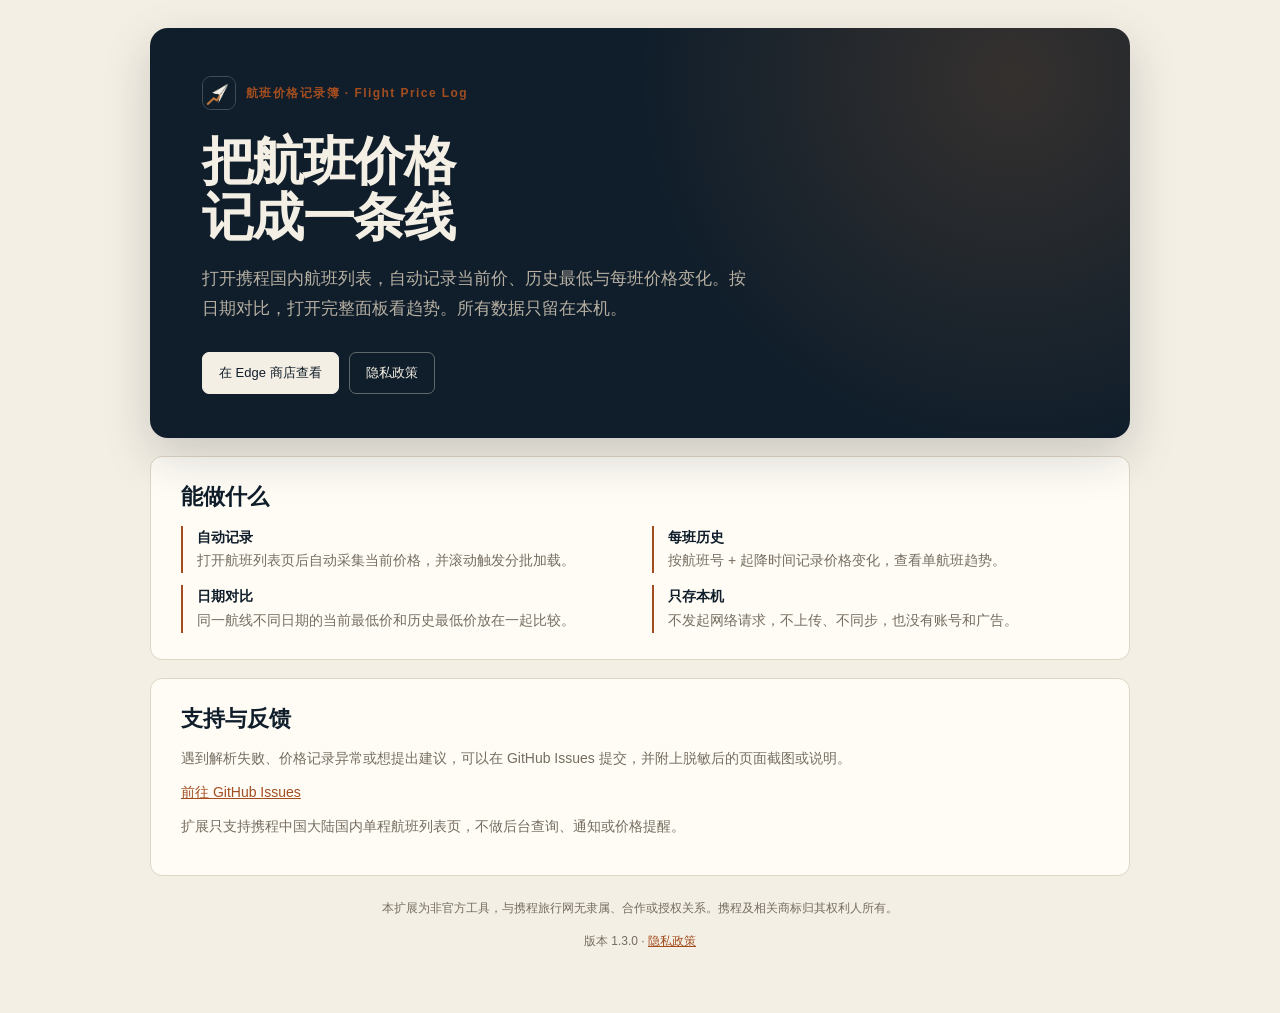
<file: docs/index.html>
<!DOCTYPE html>
<html lang="zh-CN">
<head>
  <meta charset="utf-8">
  <meta name="viewport" content="width=device-width, initial-scale=1">
  <title>航班价格记录簿 · Flight Price Log</title>
  <meta name="description" content="在携程国内航班列表页记录机票价格，按航班查看历史趋势与日期对比。数据只保存在本机。">
  <style>
    :root {
      color-scheme: light;
      --ink: #101e2b;
      --paper: #f4efe4;
      --surface: #fffcf5;
      --muted: #756d61;
      --copper: #a34d1f;
      --border: #ded5c6;
      --serif: "Songti SC", "STSong", "SimSun", "Noto Serif SC", Georgia, serif;
    }
    * { box-sizing: border-box; }
    html, body { margin: 0; }
    body {
      color: var(--ink);
      font: 16px/1.7 "Microsoft YaHei UI", "Microsoft YaHei", "PingFang SC", sans-serif;
      background: var(--paper);
    }
    main { width: min(980px, calc(100% - 40px)); margin: 0 auto; padding: 28px 0 48px; }
    .hero {
      position: relative;
      overflow: hidden;
      padding: 48px 52px 44px;
      color: var(--paper);
      background:
        radial-gradient(circle at 88% 12%, rgba(201, 123, 60, 0.2), transparent 40%),
        var(--ink);
      border-radius: 18px;
      box-shadow: 0 18px 48px rgba(16, 30, 43, 0.18);
    }
    .brand {
      display: flex;
      align-items: center;
      gap: 10px;
      color: var(--copper);
      font-size: 12px;
      font-weight: 600;
      letter-spacing: 0.12em;
    }
    .brand img {
      width: 34px;
      height: 34px;
      border: 1px solid rgba(244, 239, 228, 0.22);
      border-radius: 9px;
    }
    h1 {
      margin: 24px 0 0;
      font-family: var(--serif);
      font-size: 52px;
      line-height: 1.08;
      letter-spacing: -0.03em;
    }
    .lede {
      max-width: 560px;
      margin: 18px 0 0;
      color: #b6afa2;
      font-size: 17px;
      line-height: 1.75;
    }
    .actions {
      display: flex;
      flex-wrap: wrap;
      gap: 10px;
      margin-top: 28px;
    }
    .button {
      display: inline-block;
      padding: 9px 16px;
      color: var(--paper);
      font-size: 13px;
      text-decoration: none;
      border: 1px solid rgba(244, 239, 228, 0.35);
      border-radius: 7px;
    }
    .button.primary {
      color: var(--ink);
      background: var(--paper);
      border-color: var(--paper);
    }
    .button:hover { border-color: var(--copper); }
    .button.primary:hover { background: #fff; }
    section {
      margin-top: 18px;
      padding: 26px 30px;
      background: var(--surface);
      border: 1px solid var(--border);
      border-radius: 12px;
    }
    h2 {
      margin: 0 0 14px;
      font-family: var(--serif);
      font-size: 22px;
      line-height: 1.3;
    }
    .features {
      display: grid;
      grid-template-columns: repeat(2, minmax(0, 1fr));
      gap: 12px 24px;
      margin: 0;
      padding: 0;
      list-style: none;
    }
    .features li {
      padding-left: 14px;
      border-left: 2px solid var(--copper);
      color: var(--muted);
      font-size: 14px;
    }
    .features strong { display: block; color: var(--ink); font-weight: 600; }
    .support a, .footer a { color: var(--copper); }
    .support p { margin: 0 0 10px; color: var(--muted); font-size: 14px; }
    .footer {
      margin-top: 22px;
      color: var(--muted);
      font-size: 12px;
      line-height: 1.8;
      text-align: center;
    }
    @media (max-width: 680px) {
      main { width: calc(100% - 24px); padding-top: 14px; }
      .hero { padding: 30px 24px 28px; border-radius: 12px; }
      h1 { font-size: 36px; }
      .lede { font-size: 15px; }
      section { padding: 20px 18px; }
      .features { grid-template-columns: 1fr; }
    }
  </style>
</head>
<body>
  <main>
    <header class="hero">
      <div class="brand">
        <img src="logo-300.png" alt="">
        <span>航班价格记录簿 · Flight Price Log</span>
      </div>
      <h1>把航班价格<br>记成一条线</h1>
      <p class="lede">打开携程国内航班列表，自动记录当前价、历史最低与每班价格变化。按日期对比，打开完整面板看趋势。所有数据只留在本机。</p>
      <div class="actions">
        <a class="button primary" href="https://microsoftedge.microsoft.com/addons/detail/%E8%88%AA%E7%8F%AD%E4%BB%B7%E6%A0%BC%E8%AE%B0%E5%BD%95%E7%B0%BF/ibphaihbohdipkbndhoniehhemfkojhe" target="_blank" rel="noopener noreferrer">在 Edge 商店查看</a>
        <a class="button" href="privacy-policy.html">隐私政策</a>
      </div>
    </header>

    <section aria-labelledby="features-title">
      <h2 id="features-title">能做什么</h2>
      <ul class="features">
        <li><strong>自动记录</strong>打开航班列表页后自动采集当前价格，并滚动触发分批加载。</li>
        <li><strong>每班历史</strong>按航班号 + 起降时间记录价格变化，查看单航班趋势。</li>
        <li><strong>日期对比</strong>同一航线不同日期的当前最低价和历史最低价放在一起比较。</li>
        <li><strong>只存本机</strong>不发起网络请求，不上传、不同步，也没有账号和广告。</li>
      </ul>
    </section>

    <section id="support" class="support" aria-labelledby="support-title">
      <h2 id="support-title">支持与反馈</h2>
      <p>遇到解析失败、价格记录异常或想提出建议，可以在 GitHub Issues 提交，并附上脱敏后的页面截图或说明。</p>
      <p><a href="https://github.com/akinixy/flight-price-log/issues" target="_blank" rel="noopener noreferrer">前往 GitHub Issues</a></p>
      <p>扩展只支持携程中国大陆国内单程航班列表页，不做后台查询、通知或价格提醒。</p>
    </section>

    <footer class="footer">
      <p>本扩展为非官方工具，与携程旅行网无隶属、合作或授权关系。携程及相关商标归其权利人所有。</p>
      <p>版本 1.3.0 · <a href="privacy-policy.html">隐私政策</a></p>
    </footer>
  </main>
</body>
</html>
</file>
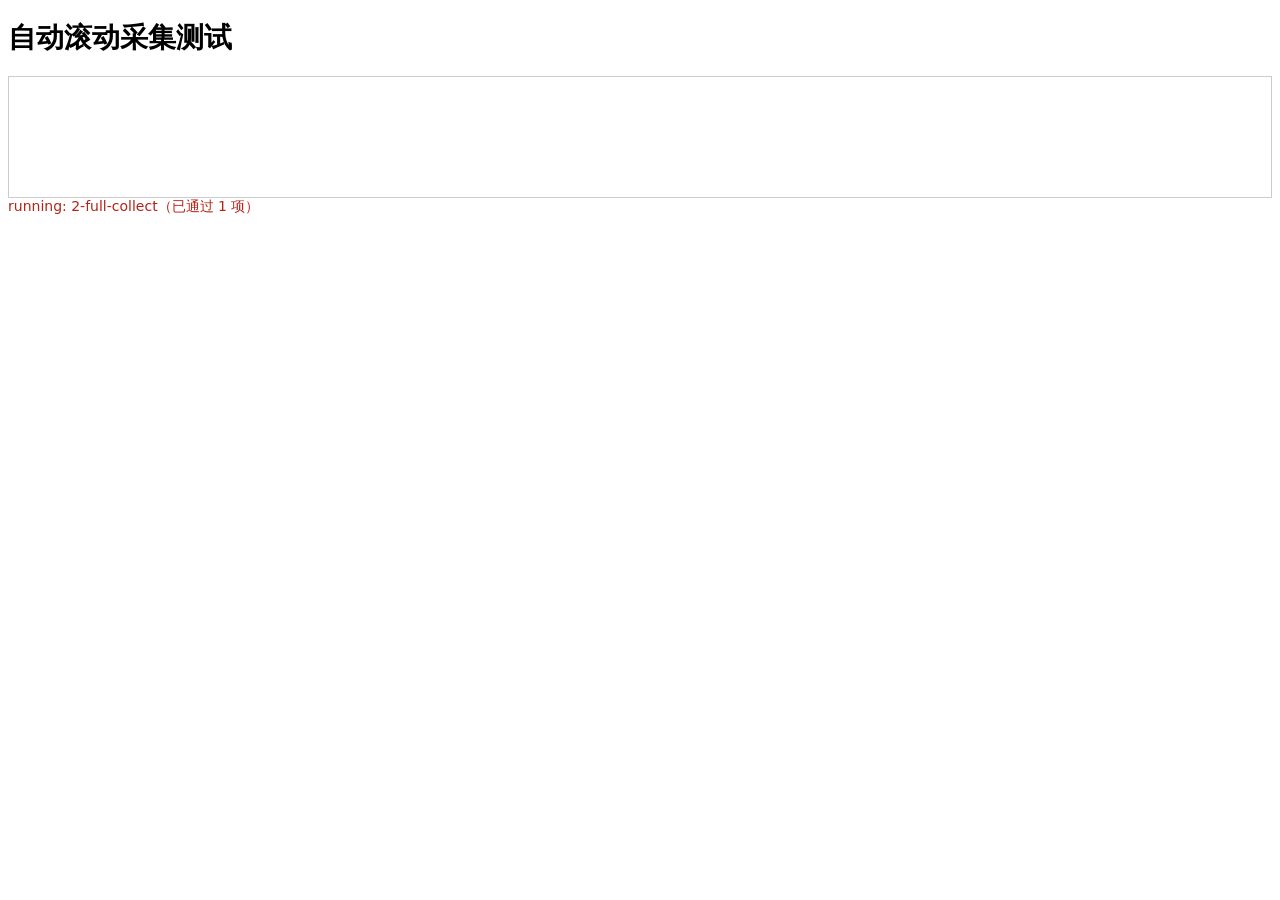
<file: test-autoscroll.html>
<!DOCTYPE html>
<html lang="zh-CN">
<head>
<meta charset="UTF-8">
<meta name="virtual-time-budget" content="60000">
<title>自动滚动采集测试</title>
<style>
  body { font-family: system-ui, "Microsoft YaHei", sans-serif; font-size: 14px; }
  #result { white-space: pre-wrap; }
  #result[data-result="fail"] { color: #b42318; }
  #scroller { height: 120px; overflow-y: auto; border: 1px solid #ccc; }
  .item { height: 50px; line-height: 50px; padding-left: 8px; }
</style>
</head>
<body>
<h1>自动滚动采集测试</h1>
<div id="scroller"></div>
<div id="result" data-result="fail">running</div>

<script src="src/content/autoscroll.js"></script>
<script>
(function () {
  "use strict";

  var passed = 0;
  var failures = [];
  var result = document.getElementById("result");

  function assertEqual(name, actual, expected) {
    if (JSON.stringify(actual) === JSON.stringify(expected)) {
      passed += 1;
    } else {
      failures.push(
        name + "：期望 " + JSON.stringify(expected) + "，实际 " + JSON.stringify(actual)
      );
    }
  }

  var currentStep = "start";
  function step(name) {
    currentStep = name;
    result.textContent = "running: " + name + "（已通过 " + passed + " 项）";
  }

  function wait(ms) {
    return new Promise(function (resolve) {
      setTimeout(resolve, ms);
    });
  }

  // delayMs 模拟携程接口响应时间：滚动触发后要过一会儿才追加下一批。
  // triggerRatio 用于模拟“还没到底就开始分批渲染”的页面。
  var scrollerCleanup = null;

  function buildScroller(options) {
    options = options || {};
    var scroller = document.getElementById("scroller");
    // 每个用例重建列表；先移除上一个用例的监听，避免旧批次混进新用例。
    if (scrollerCleanup) {
      scrollerCleanup();
      scrollerCleanup = null;
    }
    scroller.textContent = "";
    scroller.scrollTop = 0;
    var appended = 0;
    var total = options.total === undefined ? 16 : options.total;
    var batch = options.batch || 4;
    var delayMs = options.delayMs || 0;
    var enabled = options.enabled !== false;
    var triggerRatio = options.triggerRatio;
    var pending = false;

    function appendBatch(size) {
      for (var i = 0; i < size && appended < total; i += 1) {
        var item = document.createElement("div");
        item.className = "item";
        item.setAttribute("data-no", "CA" + (1000 + appended));
        appended += 1;
        scroller.appendChild(item);
      }
    }

    appendBatch(options.initial === undefined ? batch : options.initial);

    function onScroll() {
      if (!enabled || pending || appended >= total) return;
      var max = scroller.scrollHeight - scroller.clientHeight;
      var threshold = triggerRatio === undefined ? max : max * triggerRatio;
      if (scroller.scrollTop < threshold - 2) return;

      pending = true;
      var load = function () {
        appendBatch(batch);
        pending = false;
      };
      if (delayMs > 0) setTimeout(load, delayMs);
      else load();
    }

    scroller.addEventListener("scroll", onScroll);
    scrollerCleanup = function () {
      scroller.removeEventListener("scroll", onScroll);
    };

    return scroller;
  }

  function itemCount(node) {
    return node.querySelectorAll(".item").length;
  }

  async function run() {
    step("1-scroll-target");
    // 1. 找到滚动容器。
    var scroller = buildScroller();
    var target = CtripAutoScroll.findScrollTarget(scroller.querySelector(".item"));
    assertEqual("识别滚动容器", target === scroller, true);

    step("2-full-collect");
    // 2. 分四批全部采集，结束后恢复滚动位置。
    scroller.scrollTop = 0;
    var outcome = await CtripAutoScroll.collect({
      target: target,
      listNode: scroller,
      count: function () { return itemCount(scroller); },
      speedPxPerSec: 600,
      stepTimeoutMs: 400,
      idleRounds: 2,
      maxRounds: 40,
      restoreDurationMs: 50,
      respectUserInput: false,
    });
    assertEqual("采集到全部条目", outcome.count, 16);
    assertEqual("因空闲结束", outcome.stopped, "idle");
    assertEqual("结束时恢复滚动位置", scroller.scrollTop, 0);

    step("2b-tall-initial");
    // 2b. 初始列表高于可视区域时，也必须继续滚到底再触发懒加载。
    var tallScroller = buildScroller({ total: 16, batch: 4, initial: 12 });
    var tallOutcome = await CtripAutoScroll.collect({
      target: tallScroller,
      listNode: tallScroller,
      count: function () { return itemCount(tallScroller); },
      speedPxPerSec: 600,
      stepTimeoutMs: 100,
      idleRounds: 2,
      maxRounds: 40,
      respectUserInput: false,
    });
    assertEqual("初始高列表采全", tallOutcome.count, 16);
    assertEqual("初始高列表因空闲结束", tallOutcome.stopped, "idle");
    assertEqual("初始高列表恢复滚动位置", tallScroller.scrollTop, 0);

    step("2c-large-batch");
    // 2c. 单批新增高度远超一屏时，也要继续滚到新底部。
    var bigBatchScroller = buildScroller({ total: 20, batch: 12, initial: 4 });
    var bigBatchOutcome = await CtripAutoScroll.collect({
      target: bigBatchScroller,
      listNode: bigBatchScroller,
      count: function () { return itemCount(bigBatchScroller); },
      speedPxPerSec: 600,
      stepTimeoutMs: 100,
      idleRounds: 2,
      maxRounds: 40,
      respectUserInput: false,
    });
    assertEqual("大批次采全", bigBatchOutcome.count, 20);
    assertEqual("大批次因空闲结束", bigBatchOutcome.stopped, "idle");
    assertEqual("大批次恢复滚动位置", bigBatchScroller.scrollTop, 0);

    step("3-slow");
    // 3. 接口响应慢于单帧时也要等到，不能误判为没有更多。
    var slowScroller = buildScroller({ delayMs: 80, total: 16, batch: 4 });
    var slowOutcome = await CtripAutoScroll.collect({
      target: slowScroller,
      listNode: slowScroller,
      count: function () { return itemCount(slowScroller); },
      speedPxPerSec: 600,
      stepTimeoutMs: 300,
      idleRounds: 2,
      maxRounds: 40,
      respectUserInput: false,
    });
    assertEqual("慢接口采集完整", slowOutcome.count, 16);
    assertEqual("慢接口正常结束", slowOutcome.stopped, "idle");

    step("4-growth-during-glide");
    // 4. 列表在滚动途中分批增长（还没到底就追加）时，连续滚动不应停下。
    var growScroller = buildScroller({ total: 16, batch: 4, triggerRatio: 0.5 });
    var growOutcome = await CtripAutoScroll.collect({
      target: growScroller,
      listNode: growScroller,
      count: function () { return itemCount(growScroller); },
      speedPxPerSec: 600,
      stepTimeoutMs: 100,
      idleRounds: 2,
      maxRounds: 40,
      respectUserInput: false,
    });
    assertEqual("滚动中增长也能采全", growOutcome.count, 16);
    assertEqual("滚动中增长正常结束", growOutcome.stopped, "idle");

    step("5-on-progress");
    // 5. 连续滚动途中定期回调，便于边滚边合并已渲染的航班。
    var progressScroller = buildScroller({ total: 16, batch: 4 });
    var progressCalls = 0;
    var progressTimes = [];
    await CtripAutoScroll.collect({
      target: progressScroller,
      listNode: progressScroller,
      count: function () { return itemCount(progressScroller); },
      speedPxPerSec: 400,
      stepTimeoutMs: 100,
      idleRounds: 2,
      maxRounds: 40,
      progressIntervalMs: 60,
      respectUserInput: false,
      onProgress: function () {
        progressCalls += 1;
        progressTimes.push(Date.now());
      },
    });
    var minProgressGap = Infinity;
    for (var pg = 1; pg < progressTimes.length; pg += 1) {
      minProgressGap = Math.min(minProgressGap, progressTimes[pg] - progressTimes[pg - 1]);
    }
    assertEqual("滚动中多次回调合并", progressCalls >= 3, true);
    assertEqual("进度回调按间隔节流", minProgressGap >= 45, true);
    assertEqual("进度回调次数有上限", progressCalls <= 40, true);

    step("6-user-interrupt");
    // 6. 用户操作优先：采集过程中用户滚动页面应立即让出控制权，且不拉回原位。
    var userScroller = buildScroller({ total: 40, batch: 4 });
    var userRun = CtripAutoScroll.collect({
      target: userScroller,
      listNode: userScroller,
      count: function () { return itemCount(userScroller); },
      speedPxPerSec: 300,
      stepTimeoutMs: 300,
      idleRounds: 2,
      maxRounds: 40,
    });
    await wait(30);
    userScroller.scrollTop = 37;
    window.dispatchEvent(new WheelEvent("wheel", { deltaY: 120 }));
    var userOutcome = await userRun;
    assertEqual("用户操作后中断", userOutcome.stopped, "user-interrupted");
    assertEqual("中断后不拉回滚动位置", userScroller.scrollTop, 37);

    step("7-static");
    // 7. 没有新增内容时尽快结束。
    var staticScroller = buildScroller({ enabled: false });
    var staticOutcome = await CtripAutoScroll.collect({
      target: staticScroller,
      listNode: staticScroller,
      count: function () { return itemCount(staticScroller); },
      speedPxPerSec: 600,
      stepTimeoutMs: 60,
      idleRounds: 2,
      maxRounds: 30,
      respectUserInput: false,
    });
    assertEqual("静态列表数量不变", staticOutcome.count, 4);
    assertEqual("静态列表提前结束", staticOutcome.stopped, "idle");

    step("8-external-stop");
    // 8. URL 变化等外部中断信号生效，且不拉回滚动位置。
    var interruptScroller = buildScroller();
    interruptScroller.scrollTop = 25;
    var interrupted = await CtripAutoScroll.collect({
      target: interruptScroller,
      listNode: interruptScroller,
      count: function () { return itemCount(interruptScroller); },
      speedPxPerSec: 600,
      stepTimeoutMs: 60,
      idleRounds: 5,
      maxRounds: 30,
      respectUserInput: false,
      shouldStop: function () { return true; },
    });
    assertEqual("外部中断时停止", interrupted.stopped, "interrupted");
    assertEqual("外部中断时不拉回滚动位置", interruptScroller.scrollTop, 25);

    step("9-max-rounds");
    // 9. 底部轮数上限生效（模拟每批都要等待的页面）。
    var capScroller = buildScroller({ total: 400, batch: 4, delayMs: 50 });
    var capped = await CtripAutoScroll.collect({
      target: capScroller,
      listNode: capScroller,
      count: function () { return itemCount(capScroller); },
      speedPxPerSec: 600,
      stepTimeoutMs: 200,
      idleRounds: 10,
      maxRounds: 1,
      respectUserInput: false,
    });
    assertEqual("达到轮数上限", capped.stopped, "max-rounds");

    step("9d-continuous");
    // 9d. 中段连续滚动：不应出现“动画一段、停一段”的节奏。
    var contScroller = buildScroller({ total: 20, batch: 20, enabled: false });
    var tops = [];
    var sampler = setInterval(function () {
      tops.push(contScroller.scrollTop);
    }, 20);
    var contOutcome = await CtripAutoScroll.collect({
      target: contScroller,
      listNode: contScroller,
      count: function () { return itemCount(contScroller); },
      speedPxPerSec: 600,
      stepTimeoutMs: 60,
      idleRounds: 2,
      maxRounds: 10,
      respectUserInput: false,
    });
    clearInterval(sampler);
    // 忽略结束时的回滚：出现明显后退就截断。
    var usable = [];
    for (var t = 0; t < tops.length; t += 1) {
      if (t > 0 && tops[t] < tops[t - 1] - 2) break;
      usable.push(tops[t]);
    }
    var longestFlat = 0;
    var flatRun = 0;
    var maxTop = 0;
    for (var m = 0; m < usable.length; m += 1) {
      if (usable[m] > maxTop) maxTop = usable[m];
    }
    for (var f = 1; f < usable.length; f += 1) {
      // 只统计中段；底部的等待期本来就不动。
      if (usable[f] === usable[f - 1] && usable[f] < maxTop - 2) {
        flatRun += 1;
        if (flatRun > longestFlat) longestFlat = flatRun;
      } else {
        flatRun = 0;
      }
    }
    // 中段必须出现足够多的递增位置，才能排除“瞬移到底”或“大步跳跃”。
    var midDistinct = 0;
    var maxJump = 0;
    for (var d = 1; d < usable.length; d += 1) {
      var delta = usable[d] - usable[d - 1];
      if (delta > 0) {
        if (delta > maxJump) maxJump = delta;
        if (usable[d] < maxTop - 2) midDistinct += 1;
      }
    }
    assertEqual("连续滚动采全", contOutcome.count, 20);
    assertEqual("连续滚动正常结束", contOutcome.stopped, "idle");
    assertEqual("中段有足够多的滚动采样", midDistinct >= 20, true);
    assertEqual("没有瞬移式跳变", maxJump <= 150, true);
    // 每个采样点间隔约 20ms；分段实现每步会停顿 100ms 以上。
    assertEqual("中段最长停顿不超过 2 个采样点", longestFlat <= 2, true);

    step("9e-budget-cap");
    // 9e. 总时长预算耗尽时停止，并恢复滚动位置。
    var budgetCapScroller = buildScroller({ total: 400, batch: 4 });
    var budgetCapped = await CtripAutoScroll.collect({
      target: budgetCapScroller,
      listNode: budgetCapScroller,
      count: function () { return itemCount(budgetCapScroller); },
      speedPxPerSec: 400,
      stepTimeoutMs: 20,
      idleRounds: 10,
      maxRounds: 20,
      maxDurationMs: 100,
      respectUserInput: false,
    });
    assertEqual("预算耗尽按超时结束", budgetCapped.stopped, "timeout");
    assertEqual("预算结束恢复滚动位置", budgetCapScroller.scrollTop, 0);

    step("10-describe");
    // 10. 总时长预算用假时钟验证，正常结束仍恢复滚动位置。
    var budgetScroller = buildScroller({ total: 400, batch: 4, delayMs: 10 });
    var fakeClock = 0;
    var budgetOutcome = await CtripAutoScroll.collect({
      target: budgetScroller,
      listNode: budgetScroller,
      count: function () { return itemCount(budgetScroller); },
      speedPxPerSec: 400,
      stepTimeoutMs: 30,
      idleRounds: 10,
      maxRounds: 100,
      maxDurationMs: 50,
      now: function () {
        fakeClock += 30;
        return fakeClock;
      },
      respectUserInput: false,
    });
    assertEqual("达到总时长预算", budgetOutcome.stopped, "timeout");
    assertEqual("预算结束恢复滚动位置", budgetScroller.scrollTop, 0);

    // 10b. 同时识别祖先与列表内部的可滚动容器。
    var outer = document.createElement("div");
    outer.style.cssText = "height:120px;overflow-y:auto;";
    var inner = document.createElement("div");
    inner.style.cssText = "height:100px;overflow-y:auto;";
    var innerContent = document.createElement("div");
    innerContent.style.height = "300px";
    inner.appendChild(innerContent);
    var spacer = document.createElement("div");
    spacer.style.height = "200px";
    outer.appendChild(inner);
    outer.appendChild(spacer);
    document.body.appendChild(outer);
    var nestedTargets = CtripAutoScroll.findScrollTargets(inner);
    assertEqual(
      "识别嵌套滚动容器",
      nestedTargets.indexOf(inner) >= 0 && nestedTargets.indexOf(outer) >= 0,
      true
    );
    outer.remove();

    var wrapper = document.createElement("div");
    wrapper.className = "result-wrapper";
    var innerScroller = document.createElement("div");
    innerScroller.style.cssText = "height:80px;overflow-y:auto;";
    var flightItem = document.createElement("div");
    flightItem.className = "flight-item";
    flightItem.style.height = "200px";
    innerScroller.appendChild(flightItem);
    wrapper.appendChild(innerScroller);
    document.body.appendChild(wrapper);
    var descendantTargets = CtripAutoScroll.findScrollTargets(wrapper);
    assertEqual(
      "识别列表内部滚动容器",
      descendantTargets.indexOf(innerScroller) >= 0,
      true
    );
    wrapper.remove();

    // 10c. 描述滚动容器，便于在真实页面排查。
    var described = CtripAutoScroll.describeTarget(scroller);
    assertEqual("描述包含标签名", described.indexOf("div") === 0, true);
    assertEqual("描述包含 id", described.indexOf("#scroller") >= 0, true);

    step("12-no-mid-pause");
    // 12. 高列表一路滚到底，不允许每步停下等待。
    var tallStartedAt = Date.now();
    var tallScroller = buildScroller({ total: 20, batch: 20, enabled: false });
    var tallOutcome = await CtripAutoScroll.collect({
      target: tallScroller,
      listNode: tallScroller,
      count: function () { return itemCount(tallScroller); },
      speedPxPerSec: 600,
      stepTimeoutMs: 100,
      idleRounds: 2,
      maxRounds: 30,
      respectUserInput: false,
    });
    assertEqual("高列表仍采全", tallOutcome.count, 20);
    assertEqual("高列表正常结束", tallOutcome.stopped, "idle");
    assertEqual(
      "中段不逐轮等待超时",
      Date.now() - tallStartedAt < 2500,
      true
    );

    step("13-bottom-idle");
    // 13. 到底后由页面决定是否还有更多；回调点击一次后继续采集。
    var bottomScroller = buildScroller({ total: 4, batch: 4, enabled: false });
    var loadMoreCalls = 0;
    var bottomOutcome = await CtripAutoScroll.collect({
      target: bottomScroller,
      listNode: bottomScroller,
      count: function () { return itemCount(bottomScroller); },
      speedPxPerSec: 600,
      stepTimeoutMs: 80,
      idleRounds: 2,
      maxRounds: 30,
      respectUserInput: false,
      onBottomIdle: function () {
        if (loadMoreCalls > 0) return false;
        loadMoreCalls += 1;
        for (var i = 0; i < 4; i += 1) {
          var item = document.createElement("div");
          item.className = "item";
          bottomScroller.appendChild(item);
        }
        return true;
      },
    });
    assertEqual("底部只点击一次加载更多", loadMoreCalls, 1);
    assertEqual("加载更多后继续采集", bottomOutcome.count, 8);
    assertEqual("加载更多后正常结束", bottomOutcome.stopped, "idle");

    step("14-glide-target");
    // 14. 连续滚动函数单独可用：到达底部后返回 bottom。
    var glideScroller = buildScroller({ total: 8, batch: 8, enabled: false });
    var glideReason = await CtripAutoScroll.glideToBottom([glideScroller], {
      speedPxPerSec: 600,
      deadline: Date.now() + 5000,
    });
    assertEqual("连续滚动到达底部", glideReason, "bottom");
    assertEqual(
      "连续滚动停在底部",
      glideScroller.scrollTop + glideScroller.clientHeight >=
        glideScroller.scrollHeight - 2,
      true
    );

    step("15-height-growth");
    // 15. 只增高、不新增节点的懒加载也要算作新内容并继续滚到底。
    var heightScroller = buildScroller({ total: 4, batch: 4, enabled: false });
    var spacer = document.createElement("div");
    spacer.style.height = "0px";
    heightScroller.appendChild(spacer);
    var heightGrows = 0;
    var heightBatches = 0;
    function onHeightScroll(event) {
      // 只响应扩展补发的合成事件，确保底部的 notifyScroll 真的生效。
      if (event && event.isTrusted) return;
      if (heightGrows >= 2) return;
      var atBottom =
        heightScroller.scrollTop + heightScroller.clientHeight >=
        heightScroller.scrollHeight - 2;
      if (!atBottom) return;
      heightGrows += 1;
      spacer.style.height = heightGrows * 100 + "px";
    }
    heightScroller.addEventListener("scroll", onHeightScroll);
    var heightOutcome = await CtripAutoScroll.collect({
      target: heightScroller,
      listNode: heightScroller,
      count: function () { return itemCount(heightScroller); },
      speedPxPerSec: 600,
      stepTimeoutMs: 100,
      idleRounds: 2,
      maxRounds: 30,
      respectUserInput: false,
      onBatch: function () { heightBatches += 1; },
    });
    heightScroller.removeEventListener("scroll", onHeightScroll);
    assertEqual("高度增长触发两次加载", heightGrows, 2);
    assertEqual("高度增长按批次合并", heightBatches, 2);
    assertEqual("高度增长后正常结束", heightOutcome.stopped, "idle");

    step("16-multi-target");
    // 16. 多个滚动容器（内层列表 + 文档）都要滚动，并且都恢复原位。
    var outerBox = document.createElement("div");
    outerBox.style.cssText = "height:120px;overflow-y:auto;";
    var outerContent = document.createElement("div");
    outerContent.style.height = "400px";
    outerBox.appendChild(outerContent);
    var innerBox = document.createElement("div");
    innerBox.style.cssText = "height:100px;overflow-y:auto;";
    var innerContent = document.createElement("div");
    innerContent.style.height = "300px";
    innerBox.appendChild(innerContent);
    document.body.appendChild(outerBox);
    document.body.appendChild(innerBox);
    var outerMaxTop = 0;
    var innerMaxTop = 0;
    function recordOuterTop() {
      if (outerBox.scrollTop > outerMaxTop) outerMaxTop = outerBox.scrollTop;
    }
    function recordInnerTop() {
      if (innerBox.scrollTop > innerMaxTop) innerMaxTop = innerBox.scrollTop;
    }
    outerBox.addEventListener("scroll", recordOuterTop);
    innerBox.addEventListener("scroll", recordInnerTop);
    var multiOutcome = await CtripAutoScroll.collect({
      targets: [innerBox, outerBox],
      listNode: innerBox,
      count: function () { return 0; },
      speedPxPerSec: 600,
      stepTimeoutMs: 60,
      idleRounds: 2,
      maxRounds: 10,
      respectUserInput: false,
    });
    outerBox.removeEventListener("scroll", recordOuterTop);
    innerBox.removeEventListener("scroll", recordInnerTop);
    assertEqual("多容器都滚动到底部", outerMaxTop >= 278 && innerMaxTop >= 198, true);
    assertEqual("多容器都恢复原位", outerBox.scrollTop === 0 && innerBox.scrollTop === 0, true);
    assertEqual("多容器正常结束", multiOutcome.stopped, "idle");
    outerBox.remove();
    innerBox.remove();

    step("17-interrupt-in-wait");
    // 17. 到达底部后的等待期里用户操作，也要在一个轮询周期内中断且不拉回。
    var waitScroller = buildScroller({ total: 4, batch: 4, enabled: false });
    var waitRun = CtripAutoScroll.collect({
      target: waitScroller,
      listNode: waitScroller,
      count: function () { return itemCount(waitScroller); },
      speedPxPerSec: 600,
      stepTimeoutMs: 1000,
      idleRounds: 2,
      maxRounds: 10,
    });
    await wait(400);
    var interruptAt = Date.now();
    waitScroller.scrollTop = 33;
    window.dispatchEvent(new WheelEvent("wheel", { deltaY: 120 }));
    var waitOutcome = await waitRun;
    var interruptElapsed = Date.now() - interruptAt;
    assertEqual("等待期用户操作也中断", waitOutcome.stopped, "user-interrupted");
    assertEqual("等待期中断及时生效", interruptElapsed < 500, true);
    assertEqual("等待期中断不拉回位置", waitScroller.scrollTop, 33);

    step("18-stop-mid-glide");
    // 18. 滚动途中外部条件变化（如 URL 切换）立即停止，且不恢复位置。
    var stopScroller = buildScroller({ total: 20, batch: 20, enabled: false });
    var stopFlag = false;
    setTimeout(function () { stopFlag = true; }, 250);
    var stopOutcome = await CtripAutoScroll.collect({
      target: stopScroller,
      listNode: stopScroller,
      count: function () { return itemCount(stopScroller); },
      speedPxPerSec: 300,
      stepTimeoutMs: 100,
      idleRounds: 2,
      maxRounds: 10,
      respectUserInput: false,
      shouldStop: function () { return stopFlag; },
    });
    assertEqual("滚动途中外部停止", stopOutcome.stopped, "interrupted");
    assertEqual("外部停止时不恢复位置", stopScroller.scrollTop > 0, true);

    step("19-bottom-fill");
    // 19. 到底后新批次只是填满已有空白（列表高度不变）时，合并后直接结束，不再等第二轮。
    var fillScroller = buildScroller({ total: 4, batch: 4, enabled: false });
    var fillSpacer = document.createElement("div");
    fillSpacer.style.height = "400px";
    fillScroller.appendChild(fillSpacer);
    var fillDone = false;
    function onFillScroll(event) {
      if (event && event.isTrusted) return;
      if (fillDone) return;
      var atBottom =
        fillScroller.scrollTop + fillScroller.clientHeight >=
        fillScroller.scrollHeight - 2;
      if (!atBottom) return;
      fillDone = true;
      for (var i = 0; i < 4; i += 1) {
        var item = document.createElement("div");
        item.className = "item";
        fillScroller.appendChild(item);
      }
      // 同步减少占位高度，保持 scrollHeight 不变。
      fillSpacer.style.height = "200px";
    }
    fillScroller.addEventListener("scroll", onFillScroll);
    var fillOutcome = await CtripAutoScroll.collect({
      target: fillScroller,
      listNode: fillScroller,
      count: function () { return itemCount(fillScroller); },
      speedPxPerSec: 600,
      stepTimeoutMs: 120,
      idleRounds: 1,
      maxRounds: 10,
      respectUserInput: false,
    });
    fillScroller.removeEventListener("scroll", onFillScroll);
    assertEqual("底部填充后采到新条目", fillOutcome.count, 8);
    assertEqual("底部填充后正常结束", fillOutcome.stopped, "idle");
    assertEqual("底部填充后只等一轮", fillOutcome.rounds, 1);
    assertEqual("底部填充后恢复原位", fillScroller.scrollTop, 0);
  }

  run()
    .then(function () {
      if (failures.length) {
        result.setAttribute("data-result", "fail");
        result.textContent =
          "FAIL: " + failures.length + " 项失败\n" + failures.join("\n");
      } else {
        result.setAttribute("data-result", "pass");
        result.textContent = "PASS: " + passed;
      }
    })
    .catch(function (error) {
      result.setAttribute("data-result", "fail");
      result.textContent =
        "FAIL: " + (error && error.message ? error.message : String(error));
    });
})();
</script>
</body>
</html>
</file>
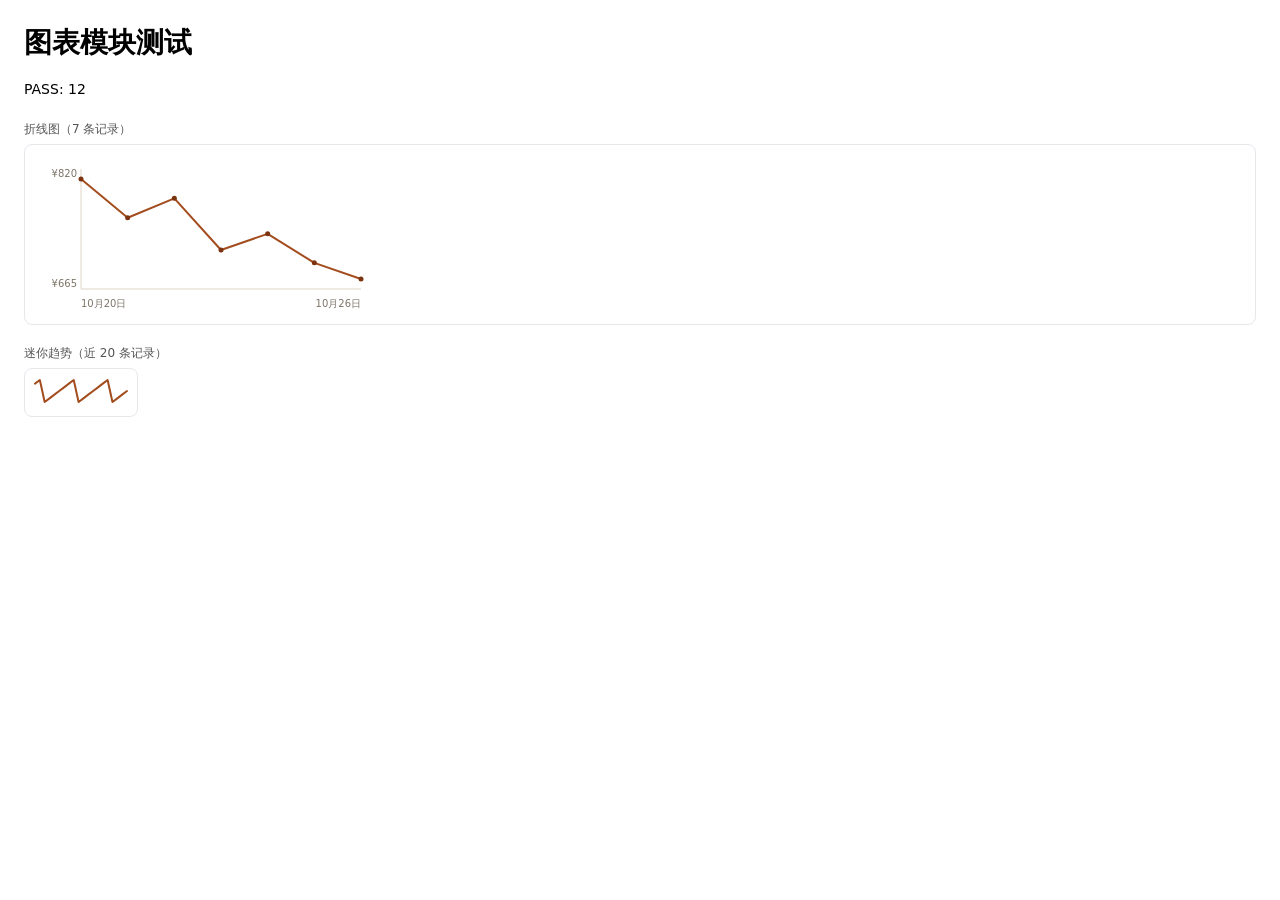
<file: test-chart.html>
<!DOCTYPE html>
<html lang="zh-CN">
<head>
<meta charset="utf-8">
<title>图表模块测试</title>
<style>
  body {
    margin: 24px;
    font-family: system-ui, "Microsoft YaHei", sans-serif;
    font-size: 14px;
  }
  #result { white-space: pre-wrap; }
  #result[data-result="fail"] { color: #b42318; }
  #preview { margin-top: 24px; }
  .preview-block { margin-bottom: 20px; }
  .preview-label { margin-bottom: 6px; color: #555; font-size: 12px; }
  .preview-row { display: flex; align-items: center; gap: 12px; }
  .chart-card {
    padding: 8px;
    border: 1px solid #e5e7eb;
    border-radius: 8px;
    background: #fff;
  }
</style>
</head>
<body>
<h1>图表模块测试</h1>
<div id="result" data-result="fail">运行中…</div>

<div id="preview">
  <div class="preview-block">
    <div class="preview-label">折线图（7 条记录）</div>
    <div class="chart-card" id="preview-line"></div>
  </div>
  <div class="preview-block">
    <div class="preview-label">迷你趋势（近 20 条记录）</div>
    <div class="preview-row">
      <div class="chart-card" id="preview-spark"></div>
    </div>
  </div>
</div>

<script src="src/shared/format.js"></script>
<script src="src/popup/chart.js"></script>
<script>
(function () {
  "use strict";

  var passed = 0;
  var failures = [];
  var fatal = null;

  function check(name, condition) {
    if (condition) {
      passed += 1;
    } else {
      failures.push(name);
    }
  }

  // 序列化结果里绝不能出现 NaN / Infinity。
  function hasBadNumber(svg) {
    return /NaN|Infinity/.test(svg.outerHTML);
  }

  function localTime(day, hour) {
    return new Date(2026, 9, day, hour, 0, 0).getTime();
  }

  try {
    // 用例 1：1 个点，返回 svg、包含提示文本、不抛错。
    var single = [{ t: localTime(20, 8), minPrice: 680 }];
    var singleChart = null;
    var singleThrew = false;
    try {
      singleChart = CtripChart.buildLineChart(single);
    } catch (error) {
      singleThrew = true;
    }
    check("1 个点不抛错", !singleThrew);
    check(
      "1 个点返回 <svg>",
      !!singleChart && singleChart.tagName.toLowerCase() === "svg"
    );
    check(
      "1 个点包含提示文本",
      !!singleChart &&
        singleChart.textContent.indexOf("仅 1 条记录") !== -1
    );
    check(
      "单点图表使用紧凑高度",
      !!singleChart && Number(singleChart.getAttribute("height")) <= 48
    );
    check(
      "单点图表不绘制坐标轴和圆点",
      !!singleChart &&
        !singleChart.querySelector("polyline") &&
        !singleChart.querySelector("circle")
    );

    // 用例 2：3 个点，1 条折线、3 个圆点，序列化无 NaN / Infinity。
    var three = [
      { t: localTime(20, 8), minPrice: 820 },
      { t: localTime(21, 8), minPrice: 760 },
      { t: localTime(22, 8), minPrice: 710 },
    ];
    var threeChart = CtripChart.buildLineChart(three);
    check(
      "3 个点有且只有 1 条折线",
      threeChart.querySelectorAll("polyline").length === 1
    );
    check(
      "3 个点有 3 个圆点",
      threeChart.querySelectorAll("circle").length === 3
    );
    check("3 个点无 NaN / Infinity", !hasBadNumber(threeChart));

    // 用例 3：3 个相同价格，仍有折线且无 NaN。
    var equalPrices = [
      { t: localTime(20, 8), minPrice: 680 },
      { t: localTime(21, 8), minPrice: 680 },
      { t: localTime(22, 8), minPrice: 680 },
    ];
    var equalChart = CtripChart.buildLineChart(equalPrices);
    check("相同价格仍有折线", equalChart.querySelector("polyline") !== null);
    check("相同价格无 NaN", !hasBadNumber(equalChart));

    // 用例 4：25 个点，Sparkline 只使用最后 20 个点。
    var many = [];
    for (var i = 0; i < 25; i += 1) {
      many.push({
        t: localTime(1, 0) + i * 60 * 60 * 1000,
        minPrice: 600 + (i % 7) * 25,
      });
    }
    var sparkline = CtripChart.buildSparkline(many);
    var sparkPolyline = sparkline.querySelector("polyline");
    var sparkPairs = sparkPolyline
      ? sparkPolyline.getAttribute("points").trim().split(/\s+/)
      : [];
    check("Sparkline 只画最后 20 个点", sparkPairs.length === 20);
    var last20 = CtripChart.buildSparkline(many.slice(-20));
    check(
      "Sparkline 保留的是最后 20 个点",
      !!sparkPolyline &&
        sparkPolyline.getAttribute("points") ===
          last20.querySelector("polyline").getAttribute("points")
    );

    // 仅用于截图目检，不参与断言。
    var demo = [
      { t: localTime(20, 8), minPrice: 820 },
      { t: localTime(21, 8), minPrice: 760 },
      { t: localTime(22, 8), minPrice: 790 },
      { t: localTime(23, 8), minPrice: 710 },
      { t: localTime(24, 8), minPrice: 735 },
      { t: localTime(25, 8), minPrice: 690 },
      { t: localTime(26, 8), minPrice: 665 },
    ];
    document.getElementById("preview-line").appendChild(
      CtripChart.buildLineChart(demo)
    );
    document.getElementById("preview-spark").appendChild(
      CtripChart.buildSparkline(many)
    );
  } catch (error) {
    fatal = error && error.message ? error.message : String(error);
  }

  var result = document.getElementById("result");

  if (fatal) {
    result.setAttribute("data-result", "fail");
    result.textContent =
      "FAIL: " + fatal +
      (failures.length ? "\n" + failures.join("\n") : "") +
      "\n通过 " + passed + " 项";
  } else if (failures.length) {
    result.setAttribute("data-result", "fail");
    result.textContent =
      "FAIL: " + failures.length + " 项失败\n" + failures.join("\n");
  } else {
    result.setAttribute("data-result", "pass");
    result.textContent = "PASS: " + passed;
  }
})();
</script>
</body>
</html>
</file>
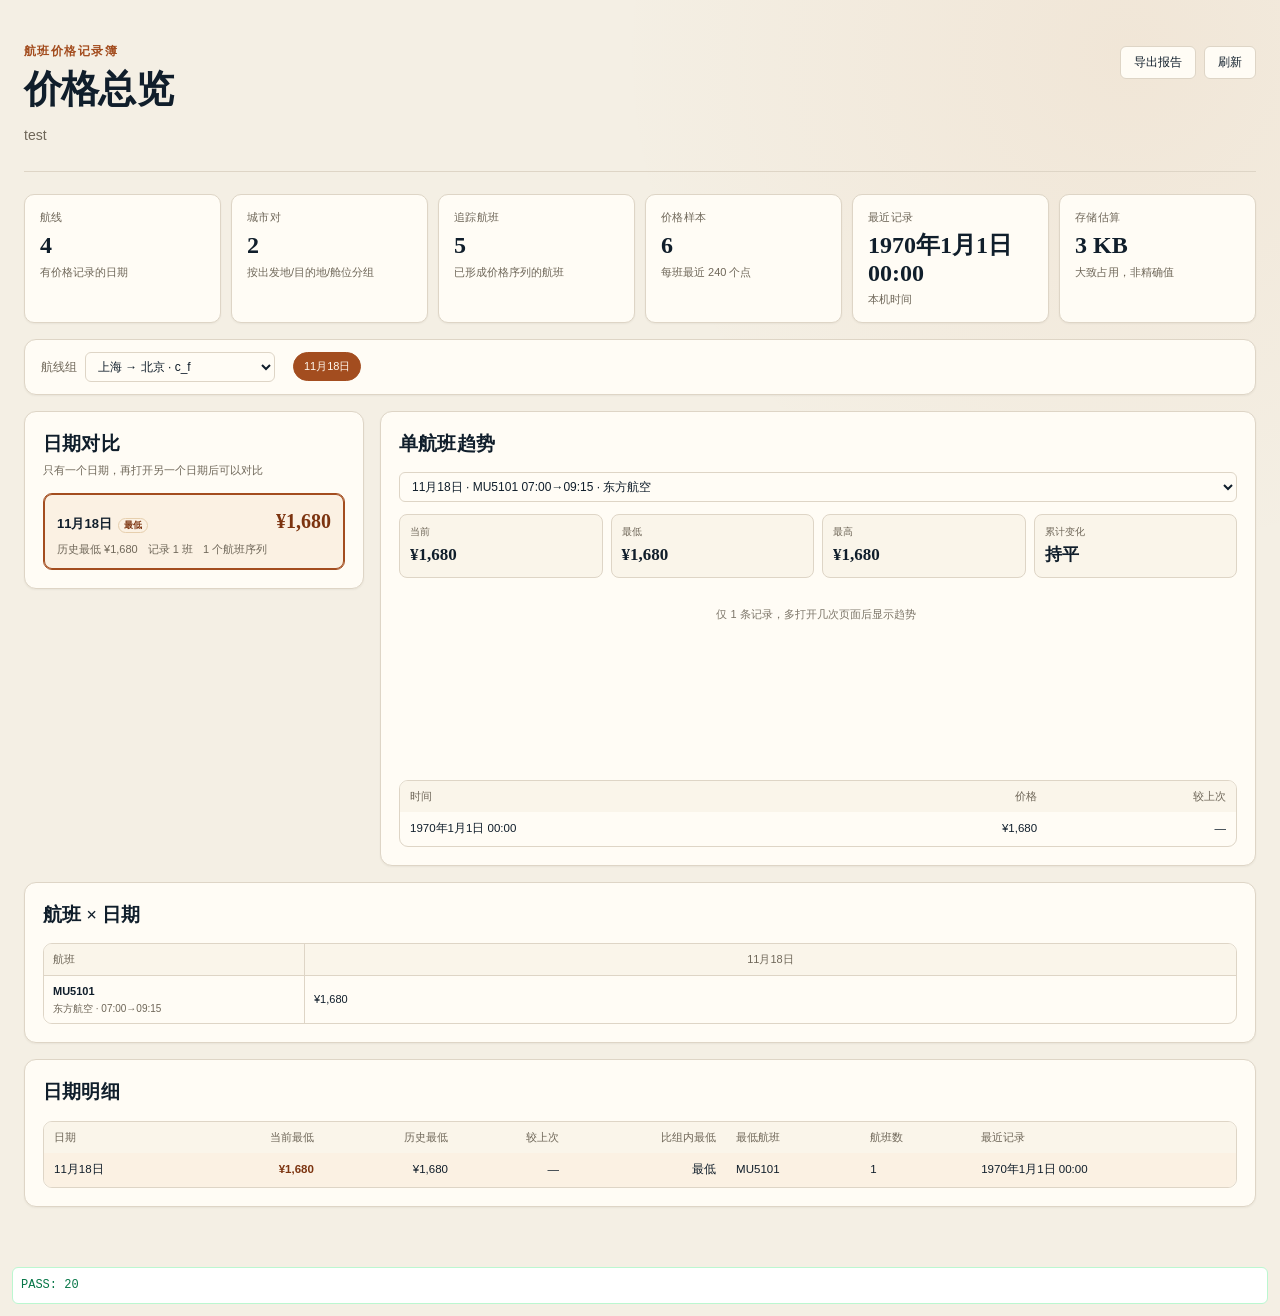
<file: test-dashboard.html>
<!DOCTYPE html>
<html lang="zh-CN">
<head>
<meta charset="utf-8">
<title>仪表盘测试</title>
<link rel="stylesheet" href="src/popup/popup.css">
<link rel="stylesheet" href="src/dashboard/dashboard.css">
<style>
  #result { margin: 12px; padding: 8px; border-radius: 6px; background: #fff; font: 12px/1.6 Consolas, monospace; white-space: pre-wrap; }
  #result[data-result="fail"] { color: #b42318; border: 1px solid #fecaca; }
  #result[data-result="pass"] { color: #067647; border: 1px solid #bbf7d0; }
</style>
</head>
<body class="dashboard">
<div id="app" class="dashboard-app">
  <header class="dashboard-header">
    <div class="dashboard-heading"><p class="dashboard-eyebrow">航班价格记录簿</p><h1>价格总览</h1><p class="dashboard-subtitle">test</p></div>
    <div class="dashboard-actions"><button id="exportReportButton" class="button" type="button">导出报告</button><button id="refreshButton" class="button" type="button">刷新</button></div>
  </header>
  <main class="dashboard-main">
    <section id="summary" class="summary-grid"></section>
    <section class="panel filter-panel">
      <label class="filter-field"><span>航线组</span><select id="groupSelect"></select></label>
      <div id="dateChips" class="date-chips"></div>
    </section>
    <div class="dashboard-grid">
      <section class="panel date-panel"><div class="panel-heading"><h2>日期对比</h2><span id="dateHint" class="panel-hint"></span></div><div id="dateOverview"></div></section>
      <section class="panel trend-panel"><div class="panel-heading"><h2>单航班趋势</h2></div><div id="trendBody"></div></section>
      <section class="panel matrix-panel"><div class="panel-heading"><h2>航班 × 日期</h2></div><div id="matrix"></div></section>
      <section class="panel compare-panel"><div class="panel-heading"><h2>日期明细</h2></div><div id="comparison"></div></section>
    </div>
  </main>
</div>
<div id="result" data-result="fail">运行中…</div>

<script>
(function () {
  "use strict";
  var KEY_A = "oneway:SHA-PEK:2026-11-18:y_s_c_f";
  var KEY_B = "oneway:SHA-PEK:2026-11-19:y_s_c_f";
  var KEY_C = "oneway:SHA-PEK:2026-11-18:c_f";
  // D 与 B 同价，用来验证并列最低价的标记。
  var KEY_D = "oneway:SHA-PEK:2026-11-20:y_s_c_f";
  var store = { ctripRoutes: {} };

  function series(no, depart, arrive, samples) {
    return {
      no: no, airline: "东方航空", departTime: depart, arriveTime: arrive,
      transfers: 0, firstSeenAt: samples[0][0],
      lastSeenAt: samples[samples.length - 1][0],
      latestPrice: samples[samples.length - 1][1], samples: samples
    };
  }
  function route(date, cabin, price, no, flights, history, flightHistory) {
    return {
      key: "x", originCode: "SHA", originName: "上海", destCode: "PEK", destName: "北京",
      departDate: date, cabin: cabin, currency: "CNY",
      url: "https://flights.ctrip.com/online/list/oneway-sha-pek?depdate=" + date + "&cabin=" + cabin,
      createdAt: 800, updatedAt: history[history.length - 1].t,
      latest: { t: history[history.length - 1].t, minPrice: price, minFlightNo: no, flights: flights },
      history: history, flightHistory: flightHistory
    };
  }

  store.ctripRoutes[KEY_A] = route("2026-11-18", "y_s_c_f", 650, "CA1832", [
    { no: "MU5101", airline: "东方航空", departTime: "07:00", arriveTime: "09:15", transfers: 0, price: 680 },
    { no: "CA1832", airline: "中国国航", departTime: "08:00", arriveTime: "10:20", transfers: 0, price: 650 }
  ], [
    { t: 800, minPrice: 760, minFlightNo: "MU5101" },
    { t: 1000, minPrice: 650, minFlightNo: "CA1832" }
  ], {
    "MU5101|07:00|09:15": series("MU5101", "07:00", "09:15", [[800, 760], [1000, 680]]),
    "CA1832|08:00|10:20": series("CA1832", "08:00", "10:20", [[1000, 650]])
  });

  store.ctripRoutes[KEY_B] = route("2026-11-19", "y_s_c_f", 640, "MU5101", [
    { no: "MU5101", airline: "东方航空", departTime: "07:00", arriveTime: "09:15", transfers: 0, price: 640 }
  ], [
    { t: 1200, minPrice: 640, minFlightNo: "MU5101" }
  ], {
    "MU5101|07:00|09:15": series("MU5101", "07:00", "09:15", [[1200, 640]])
  });

  store.ctripRoutes[KEY_C] = route("2026-11-18", "c_f", 1680, "MU5101", [
    { no: "MU5101", airline: "东方航空", departTime: "07:00", arriveTime: "09:15", transfers: 0, price: 1680 }
  ], [
    { t: 1100, minPrice: 1680, minFlightNo: "MU5101" }
  ], {
    "MU5101|07:00|09:15": series("MU5101", "07:00", "09:15", [[1100, 1680]])
  });

  store.ctripRoutes[KEY_D] = route("2026-11-20", "y_s_c_f", 640, "MU5101", [
    { no: "MU5101", airline: "东方航空", departTime: "07:00", arriveTime: "09:15", transfers: 0, price: 640 }
  ], [
    { t: 1300, minPrice: 640, minFlightNo: "MU5101" }
  ], {
    "MU5101|07:00|09:15": series("MU5101", "07:00", "09:15", [[1300, 640]])
  });

  window.__testStore = store;
  window.chrome = window.chrome || {};
  window.chrome.storage = {
    local: {
      get: async function () { return { ctripRoutes: store.ctripRoutes }; },
      set: async function (obj) { Object.assign(store, obj); }
    },
    onChanged: { addListener: function () {} }
  };
})();
</script>

<script src="src/shared/format.js"></script>
<script src="src/shared/flight.js"></script>
<script src="src/popup/chart.js"></script>
<script src="src/shared/model.js"></script>
<script src="src/shared/report.js"></script>
<script src="src/dashboard/dashboard.js"></script>
<script>
(function () {
  "use strict";
  var result = document.getElementById("result");
  var passed = 0;
  var failures = [];
  function check(name, condition) {
    if (condition) passed += 1;
    else failures.push(name);
  }
  function text(node) { return node ? node.textContent.trim() : ""; }
  function nextTick() { return new Promise(function (resolve) { setTimeout(resolve, 0); }); }

  async function run() {
    await globalThis.__dashboardReady;
    await nextTick();

    var cards = document.querySelectorAll(".summary-card");
    check("统计卡 6 张", cards.length === 6);
    var groupOptions = document.querySelectorAll("#groupSelect option");
    check("航线组选项 2 个", groupOptions.length === 2);
    check("日期芯片 3 个", document.querySelectorAll(".date-chip").length === 3);
    check("日期卡 3 个", document.querySelectorAll(".date-card").length === 3);
    check(
      "并列最低价都带最低标记",
      document.querySelectorAll(".best-badge").length === 2
    );
    check(
      "日期提示说明并列最低",
      text(document.getElementById("dateHint")).indexOf("并列") !== -1
    );
    check("日期明细行 3 行", document.querySelectorAll("#comparison tbody tr").length === 3);
    check(
      "日期明细并列行都标最低",
      document.querySelectorAll("#comparison tr.is-best-row").length === 2
    );
    check("矩阵存在", !!document.querySelector(".matrix-table"));
    check("趋势图 SVG 存在", !!document.querySelector(".trend-chart svg"));
    var trendSelect = document.querySelector("#trendBody select");
    check(
      "默认选中最低价航班",
      !!trendSelect &&
        !!trendSelect.options[trendSelect.selectedIndex] &&
        trendSelect.options[trendSelect.selectedIndex].textContent.indexOf("CA1832") !== -1
    );
    check("历史表存在", !!document.querySelector(".trend-chart + .table-wrap"));
    check(
      "导出报告按钮可用",
      !!document.getElementById("exportReportButton") &&
        !document.getElementById("exportReportButton").disabled
    );
    check(
      "报告生成器可用",
      !!window.CtripReport && typeof window.CtripReport.buildReport === "function"
    );
    var reportHtml = window.CtripReport.buildReport(
      window.__testStore.ctripRoutes,
      { now: 1764200000000 }
    );
    check("报告包含航线名称", reportHtml.indexOf("上海") !== -1);
    check("报告包含当前价格", reportHtml.indexOf("¥650") !== -1);
    check("报告包含非官方声明", reportHtml.indexOf("非官方工具") !== -1);

    var firstChip = document.querySelector(".date-chip");
    if (firstChip) {
      firstChip.click();
      await nextTick();
      check("日期切换后仍显示趋势", !!document.querySelector(".trend-chart svg"));
    }

    document.getElementById("groupSelect").value =
      "SHA-PEK:c_f";
    document.getElementById("groupSelect").dispatchEvent(new Event("change"));
    await nextTick();
    check("切换舱位组后日期卡 1 张", document.querySelectorAll(".date-card").length === 1);
    check("切换舱位组后价格更新", text(document.querySelector(".date-card-price")) === "¥1,680");

    result.setAttribute("data-result", failures.length ? "fail" : "pass");
    result.textContent = failures.length
      ? "FAIL: " + failures.length + " 项失败\n" + failures.join("\n")
      : "PASS: " + passed;
  }

  run().catch(function (error) {
    result.setAttribute("data-result", "fail");
    result.textContent = "FAIL: " + (error && error.message ? error.message : error);
  });
})();
</script>
</body>
</html>
</file>
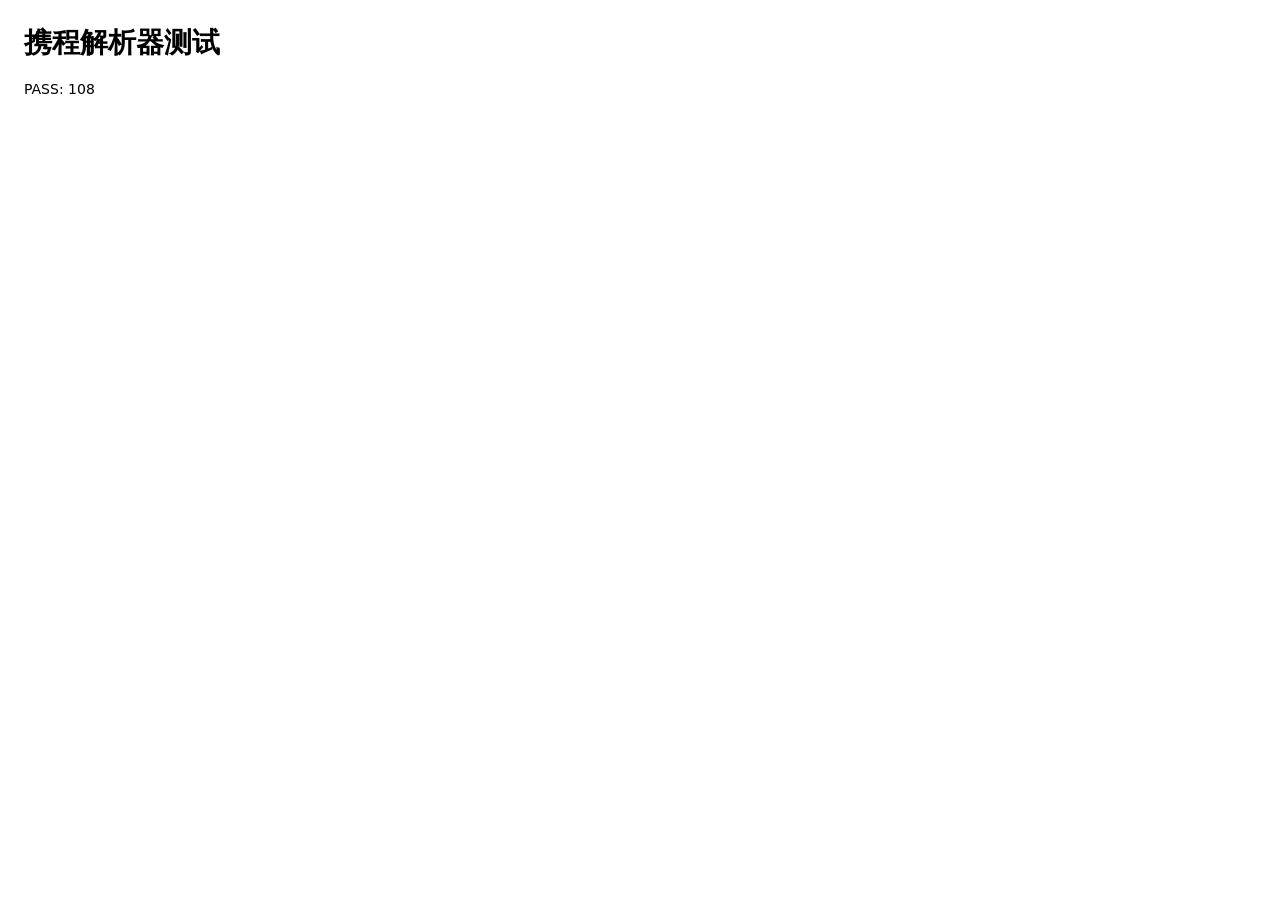
<file: test-parser.html>
<!DOCTYPE html>
<html lang="zh-CN">
<head>
<meta charset="utf-8">
<title>携程解析器测试</title>
<style>
  body {
    margin: 24px;
    font-family: system-ui, "Microsoft YaHei", sans-serif;
    font-size: 14px;
  }
  #result { white-space: pre-wrap; }
  #result[data-result="fail"] { color: #b42318; }
</style>
</head>
<body>
<h1>携程解析器测试</h1>
<div id="result" data-result="fail">运行中…</div>

<script src="test-fixtures.js"></script>
<script src="src/shared/flight.js"></script>
<script src="src/content/parser.js"></script>
<script src="src/shared/merge.js"></script>
<script>
(function () {
  "use strict";

  var passed = 0;
  var failures = [];
  var fatal = null;

  function show(value) {
    try {
      return JSON.stringify(value);
    } catch (error) {
      return String(value);
    }
  }

  function assertEqual(name, actual, expected) {
    if (JSON.stringify(actual) === JSON.stringify(expected)) {
      passed += 1;
    } else {
      failures.push(name + "：期望 " + show(expected) + "，实际 " + show(actual));
    }
  }

  var result = document.getElementById("result");

  function clone(value) {
    return JSON.parse(JSON.stringify(value));
  }

  function buildFlightCard(options) {
    var nextDay = options.nextDay
      ? '<span class="day"> +' + options.nextDay + "天</span>"
      : "";
    var transfer = options.transfers
      ? '<i class="arrow-transfer"><span>转' + options.transfers + "次</span></i>"
      : "";
    // departTime 传 null 时模拟时间尚未渲染出来的卡片。
    var departBox = options.departTime
      ? '<div class="depart-box"><div class="time">' + options.departTime + "</div></div>"
      : '<div class="depart-box"></div>';
    var priceHtml =
      options.priceHtml ||
      '<div class="price">' + options.priceText + "</div>";
    return (
      '<div class="flight-item">' +
        '<div class="flight-row">' +
          '<div class="flight-airline">' +
            '<div class="airline-item">' +
              '<div class="airline-name">' + (options.airlineHtml || options.airline) +
                '<div class="plane"><span class="plane-No">' + options.no + "&nbsp;<span>波音738(中)</span></span></div>" +
              "</div>" +
            "</div>" +
          "</div>" +
          '<div class="flight-detail">' +
            departBox +
            '<div class="arrow-box">' + transfer + "</div>" +
            '<div class="arrive-box"><div class="time">' + options.arriveTime + nextDay + "</div></div>" +
          "</div>" +
        "</div>" +
        '<div class="flight-operate">' +
          '<div class="flight-price">' + priceHtml + "</div>" +
        "</div>" +
      "</div>"
    );
  }

  function buildDoc(cards) {
    return new DOMParser().parseFromString(
      '<!DOCTYPE html><html><body><div class="flight-list root-flights">' +
        cards.join("") +
        "</div></body></html>",
      "text/html"
    );
  }

  try {
    const url = "https://flights.ctrip.com/online/list/oneway-yih-cgq?depdate=2026-11-12&cabin=y_s_c_f&adult=1&child=0&infant=0";
    assertEqual("航线代码", CtripParser.parseUrl(url).originCode, "YIH");
    assertEqual("日期", CtripParser.parseUrl(url).departDate, "2026-11-12");
    assertEqual("舱位", CtripParser.parseUrl(url).cabin, "y_s_c_f");
    assertEqual("规范链接", CtripParser.parseUrl(url).canonicalUrl,
      "https://flights.ctrip.com/online/list/oneway-yih-cgq?depdate=2026-11-12&cabin=y_s_c_f&adult=1&child=0&infant=0");
    assertEqual("非列表页", CtripParser.parseUrl("https://flights.ctrip.com/"), null);
    assertEqual("缺省舱位", CtripParser.parseUrl("https://flights.ctrip.com/online/list/oneway-yih-cgq?depdate=2026-11-12").cabin, "unknown");
    assertEqual("尾部斜杠链接",
      CtripParser.parseUrl("https://flights.ctrip.com/online/list/oneway-yih-cgq/?depdate=2026-11-12&cabin=y_s_c_f").originCode,
      "YIH");

    var doc = new DOMParser().parseFromString(CTRIP_FIXTURES.domesticHtml, "text/html");

    // 场景 1：真实脚本 + URL
    var real = CtripParser.buildPageContext({
      url: url,
      scriptTexts: [CTRIP_FIXTURES.searchCriteriaScript],
      doc: doc
    });
    assertEqual("真实脚本 ok", real.ok, true);
    assertEqual("真实脚本出发名", real.context.originName, "宜昌");
    assertEqual("真实脚本到达名", real.context.destName, "长春");
    assertEqual("真实脚本币种", real.context.currency, "CNY");
    assertEqual("真实脚本舱位", real.context.cabin, "y_s_c_f");

    // 场景 2：陈旧脚本（日期与 URL 不一致，中文名回退 DOM）
    // 把脚本里的城市名改成与 DOM 不同，才能验证名称确实来自 DOM 而不是脚本。
    var staleScript = CTRIP_FIXTURES.staleScript
      .replace('"departureCityName":"宜昌"', '"departureCityName":"上海"')
      .replace('"arrivalCityName":"长春"', '"arrivalCityName":"北京"');
    var stale = CtripParser.buildPageContext({
      url: url,
      scriptTexts: [staleScript],
      doc: doc
    });
    assertEqual("陈旧脚本 ok", stale.ok, true);
    assertEqual("陈旧脚本日期以 URL 为准", stale.context.departDate, "2026-11-12");
    assertEqual("陈旧脚本出发名取 DOM", stale.context.originName, "宜昌");
    assertEqual("陈旧脚本到达名取 DOM", stale.context.destName, "长春");

    // 场景 3：国际页
    var international = CtripParser.buildPageContext({
      url: url,
      scriptTexts: [CTRIP_FIXTURES.internationalScript],
      doc: doc
    });
    assertEqual("国际页 ok", international.ok, false);
    assertEqual("国际页原因", international.reason, "not-domestic");

    // 场景 4：往返脚本
    var criteriaStart = CTRIP_FIXTURES.searchCriteriaScript.indexOf("{");
    var criteriaEnd = CTRIP_FIXTURES.searchCriteriaScript.indexOf("};", criteriaStart);
    var criteria = JSON.parse(CTRIP_FIXTURES.searchCriteriaScript.slice(criteriaStart, criteriaEnd + 1));
    criteria.flightWay = "R";
    var roundTripScript = "window['GlobalSearchCriteria'] = " + JSON.stringify(criteria) + ";";
    var roundTrip = CtripParser.buildPageContext({
      url: url,
      scriptTexts: [roundTripScript],
      doc: doc
    });
    assertEqual("往返脚本 ok", roundTrip.ok, false);
    assertEqual("往返脚本原因", roundTrip.reason, "not-oneway");

    // 场景 5：无脚本，中文名回退 DOM，再兜底城市代码
    var noScript = CtripParser.buildPageContext({ url: url, scriptTexts: [], doc: doc });
    assertEqual("无脚本 ok", noScript.ok, true);
    assertEqual("无脚本出发名取 DOM", noScript.context.originName, "宜昌");
    assertEqual("无脚本到达名取 DOM", noScript.context.destName, "长春");
    var emptyDoc = new DOMParser().parseFromString("<html><body></body></html>", "text/html");
    var noNames = CtripParser.buildPageContext({ url: url, scriptTexts: [], doc: emptyDoc });
    assertEqual("无脚本出发名回退代码", noNames.context.originName, "YIH");
    assertEqual("无脚本到达名回退代码", noNames.context.destName, "CGQ");

    // 场景 6：非 oneway URL
    var unsupportedUrl = CtripParser.buildPageContext({
      url: "https://flights.ctrip.com/online/list/round-yih-cgq?depdate=2026-11-12&cabin=y_s_c_f",
      scriptTexts: [CTRIP_FIXTURES.searchCriteriaScript],
      doc: doc
    });
    assertEqual("非单程链接 ok", unsupportedUrl.ok, false);
    assertEqual("非单程链接原因", unsupportedUrl.reason, "unsupported-url");

    // 场景 7：真实页航班解析
    var flights = CtripParser.parseFlights(doc);
    assertEqual("航班数量", flights.length, 2);
    var fm9071 = null;
    for (var i = 0; i < flights.length; i += 1) {
      if (flights[i].no === "FM9366/FM9071") fm9071 = flights[i];
    }
    assertEqual("第一张卡航班号", fm9071 && fm9071.no, "FM9366/FM9071");
    assertEqual("第一张卡航司", fm9071 && fm9071.airline, "上海航空");
    assertEqual("第一张卡起飞", fm9071 && fm9071.departTime, "20:25");
    assertEqual("第一张卡到达", fm9071 && fm9071.arriveTime, "10:35+1");
    assertEqual("第一张卡中转", fm9071 && fm9071.transfers, 1);
    assertEqual("第一张卡价格", fm9071 && fm9071.price, 520);

    // 场景 8：合成直飞卡（逗号价格、无跨天、无中转）
    var directDoc = buildDoc([
      buildFlightCard({
        priceText: "¥1,520 起",
        no: "CA1234",
        airline: "中国国航",
        departTime: "08:00",
        arriveTime: "10:30",
      }),
    ]);
    var directFlights = CtripParser.parseFlights(directDoc);
    assertEqual("直飞卡数量", directFlights.length, 1);
    assertEqual("逗号价格", directFlights[0].price, 1520);
    assertEqual("直飞航班号", directFlights[0].no, "CA1234");
    assertEqual("直飞无中转", directFlights[0].transfers, 0);
    assertEqual("直飞到达时间", directFlights[0].arriveTime, "10:30");

    // 场景 8b：价格只取第一个数字串，不拼接返现等其他数字
    var rebateDoc = buildDoc([
      buildFlightCard({
        priceText: "¥520 返50",
        no: "CA1357",
        airline: "中国国航",
        departTime: "08:30",
        arriveTime: "10:45",
      }),
    ]);
    var rebateFlights = CtripParser.parseFlights(rebateDoc);
    assertEqual("返现价格不拼接", rebateFlights[0].price, 520);

    // 场景 8b2：航司名在子元素里时回退提取
    var nestedAirline = CtripParser.parseFlights(buildDoc([
      buildFlightCard({
        priceText: "¥530",
        no: "CZ3311/CZ3605",
        airlineHtml: "<span>南方航空</span>",
        departTime: "10:05",
        arriveTime: "23:15",
      }),
    ]));
    assertEqual("子元素航司名回退", nestedAirline[0].airline, "南方航空");

    // 场景 8c：促销词、费用、划线价与同卡多价格节点
    var promoOnly = CtripParser.parseFlights(buildDoc([
      buildFlightCard({
        priceText: "券后¥450",
        no: "CA1401",
        airline: "中国国航",
        departTime: "08:00",
        arriveTime: "10:00",
      }),
    ]));
    assertEqual("券后价不作为正式票价", promoOnly.length, 0);

    var mixedPromo = CtripParser.parseFlights(buildDoc([
      buildFlightCard({
        priceText: "¥520 券后¥450",
        no: "CA1402",
        airline: "中国国航",
        departTime: "08:10",
        arriveTime: "10:10",
      }),
    ]));
    assertEqual("券后价旁保留正式价", mixedPromo[0].price, 520);

    var feePrice = CtripParser.parseFlights(buildDoc([
      buildFlightCard({
        priceText: "¥520 + ¥50 机建",
        no: "CA1403",
        airline: "中国国航",
        departTime: "08:20",
        arriveTime: "10:20",
      }),
    ]));
    assertEqual("机建费不计入票价", feePrice[0].price, 520);

    var couponClass = CtripParser.parseFlights(buildDoc([
      buildFlightCard({
        priceHtml:
          '<div class="price coupon-price">¥450</div><div class="price">¥520</div>',
        no: "CA1404",
        airline: "中国国航",
        departTime: "08:30",
        arriveTime: "10:30",
      }),
    ]));
    assertEqual("促销类名价格被排除", couponClass[0].price, 520);

    var twoFormal = CtripParser.parseFlights(buildDoc([
      buildFlightCard({
        priceHtml: '<div class="price">¥560</div><div class="price">¥520</div>',
        no: "CA1405",
        airline: "中国国航",
        departTime: "08:40",
        arriveTime: "10:40",
      }),
    ]));
    assertEqual("同卡多个正式价取最低", twoFormal[0].price, 520);

    var strikePrice = CtripParser.parseFlights(buildDoc([
      buildFlightCard({
        priceHtml:
          '<del class="price">¥800</del><div class="price">¥520</div>',
        no: "CA1406",
        airline: "中国国航",
        departTime: "08:50",
        arriveTime: "10:50",
      }),
    ]));
    assertEqual("划线价被排除", strikePrice[0].price, 520);

    var lowFare = CtripParser.parseFlights(buildDoc([
      buildFlightCard({
        priceText: "¥99",
        no: "CA1407",
        airline: "中国国航",
        departTime: "09:00",
        arriveTime: "11:00",
      }),
      buildFlightCard({
        priceText: "¥49",
        no: "CA1408",
        airline: "中国国航",
        departTime: "09:10",
        arriveTime: "11:10",
      }),
    ]));
    assertEqual("99 元特价保留", lowFare.length, 1);
    assertEqual("99 元价格正确", lowFare[0].price, 99);

    var sameFlight = CtripParser.parseFlights(buildDoc([
      buildFlightCard({
        priceText: "¥920",
        no: "CA1409",
        airline: "中国国航",
        departTime: "09:20",
        arriveTime: "11:20",
      }),
      buildFlightCard({
        priceText: "¥900",
        no: "CA1409",
        airline: "中国国航",
        departTime: "09:20",
        arriveTime: "11:20",
      }),
    ]));
    assertEqual("同航班多卡只保留一条", sameFlight.length, 1);
    assertEqual("同航班多卡取低正式价", sameFlight[0].price, 900);

    var attrPrice = CtripParser.parseFlights(buildDoc([
      buildFlightCard({
        priceHtml: '<div class="price" data-price="520">券后价</div>',
        no: "CA1410",
        airline: "中国国航",
        departTime: "09:30",
        arriveTime: "11:30",
      }),
    ]));
    assertEqual("data-price 优先", attrPrice[0].price, 520);

    // 场景 9：无效价格被跳过
    var invalidPriceDoc = buildDoc([
      buildFlightCard({
        priceText: "¥--",
        no: "CA4321",
        airline: "中国国航",
        departTime: "09:00",
        arriveTime: "11:00",
      }),
      buildFlightCard({
        priceText: "¥800 起",
        no: "CA8765",
        airline: "中国国航",
        departTime: "12:00",
        arriveTime: "14:00",
      }),
    ]);
    var validOnly = CtripParser.parseFlights(invalidPriceDoc);
    assertEqual("无效价格被跳过", validOnly.length, 1);
    assertEqual("保留有效航班", validOnly[0].no, "CA8765");

    // 场景 9b：非法 24 小时制时间被跳过，不能把 24:30 匹配成 4:30
    var invalidTimeDoc = buildDoc([
      buildFlightCard({
        priceText: "¥800 起",
        no: "CA9998",
        airline: "中国国航",
        departTime: "24:30",
        arriveTime: "26:30",
      }),
      buildFlightCard({
        priceText: "¥810 起",
        no: "CA9997",
        airline: "中国国航",
        departTime: "08:00",
        arriveTime: "10:00",
      }),
    ]);
    var validTimeFlights = CtripParser.parseFlights(invalidTimeDoc);
    assertEqual("非法时间卡被跳过", validTimeFlights.length, 1);
    assertEqual("保留合法时间卡", validTimeFlights[0].no, "CA9997");

    // 场景 10：重复卡去重
    var duplicateCard = buildFlightCard({
      priceText: "¥900 起",
      no: "CA5678",
      airline: "中国国航",
      departTime: "13:00",
      arriveTime: "15:00",
    });
    var duplicateFlights = CtripParser.parseFlights(
      buildDoc([duplicateCard, duplicateCard])
    );
    assertEqual("重复卡去重", duplicateFlights.length, 1);

    // 场景 11：最多保留 200 条，且为最便宜的 200 条
    var manyCards = [];
    for (var m = 0; m < 205; m += 1) {
      manyCards.push(
        buildFlightCard({
          priceText: "¥" + (100 + m) + " 起",
          no: "CA" + (1000 + m),
          airline: "中国国航",
          departTime: "08:00",
          arriveTime: "10:00",
        })
      );
    }
    var capped = CtripParser.parseFlights(buildDoc(manyCards));
    assertEqual("航班上限条数", capped.length, 200);
    assertEqual("上限保留最低价", capped[0].price, 100);
    assertEqual("上限第 200 条", capped[199].price, 299);

    // 场景 11b：通程航班（.plane-No 文本带航司前缀）
    var throughCard =
      '<div class="flight-item domestic">' +
        '<div class="flight-row">' +
          '<div class="flight-airline">' +
            '<div class="airline-name"><span class="mul-airline">通程航班 </span></div>' +
            '<div class="plane">' +
              '<span class="plane-No enable-hover">南航 CZ3312</span>' +
              '<span class="plane-No enable-hover">南航 CZ3606</span>' +
            "</div>" +
          "</div>" +
          '<div class="flight-detail">' +
            '<div class="depart-box"><div class="time">07:00</div></div>' +
            '<div class="arrow-box"><div class="stop-text"><span class="high-light">通程</span>广州</div></div>' +
            '<div class="arrive-box"><div class="time">20:20<span class="day"> </span></div></div>' +
          "</div>" +
        "</div>" +
        '<div class="flight-price"><div class="price">¥850起</div></div>' +
      "</div>";

    // 场景 11c：多航司中转（没有 .plane-No，航班号只在 id 里）
    var idsOnlyCard =
      '<div class="flight-item domestic">' +
        '<div class="flight-row">' +
          '<div class="flight-airline" id="comfort-HO2096_1794451500000FM9079_1794488400000-1600">' +
            '<div class="airline-item"><div class="airline-name">吉祥航空</div></div>' +
            '<div class="airline-item"><div class="airline-name">上海航空</div></div>' +
          "</div>" +
          '<div class="flight-detail">' +
            '<div class="depart-box"><div class="time">10:45</div></div>' +
            '<div class="arrow-box"><span class="transfer-duration">中转8小时15分</span><i class="arrow-transfer"><span>转1次</span></i></div>' +
            '<div class="arrive-box"><div class="time">23:55<span class="day"> </span></div></div>' +
          "</div>" +
        "</div>" +
        '<div class="flight-price"><div class="price">¥928起</div></div>' +
      "</div>";

    var specialFlights = CtripParser.parseFlights(
      buildDoc([throughCard, idsOnlyCard])
    );
    assertEqual("特殊卡数量", specialFlights.length, 2);
    var throughFlight = null;
    var idsOnlyFlight = null;
    for (var si = 0; si < specialFlights.length; si += 1) {
      if (specialFlights[si].no.indexOf("CZ3312") >= 0) throughFlight = specialFlights[si];
      if (specialFlights[si].no.indexOf("HO2096") >= 0) idsOnlyFlight = specialFlights[si];
    }
    assertEqual(
      "通程航班号",
      throughFlight && throughFlight.no,
      "CZ3312/CZ3606"
    );
    assertEqual("通程价格", throughFlight && throughFlight.price, 850);
    assertEqual("通程中转", throughFlight && throughFlight.transfers, 1);
    assertEqual("ID 航班号", idsOnlyFlight && idsOnlyFlight.no, "HO2096/FM9079");
    assertEqual(
      "ID 航司",
      idsOnlyFlight && idsOnlyFlight.airline,
      "吉祥航空/上海航空"
    );
    assertEqual("ID 中转", idsOnlyFlight && idsOnlyFlight.transfers, 1);

    var specialSnapshot = CtripParser.extractSnapshot({
      doc: buildDoc([throughCard, idsOnlyCard]),
      url: url,
      scriptTexts: [CTRIP_FIXTURES.searchCriteriaScript],
    });
    assertEqual("特殊卡快照 ok", specialSnapshot.ok, true);
    assertEqual(
      "特殊卡快照通过合并校验",
      CtripStore.validateSnapshot(specialSnapshot.snapshot).ok,
      true
    );

    // 场景 12：快照提取
    var snapshotResult = CtripParser.extractSnapshot({
      doc: doc,
      url: url,
      scriptTexts: [CTRIP_FIXTURES.searchCriteriaScript],
    });
    assertEqual("快照 ok", snapshotResult.ok, true);
    var snapshot = snapshotResult.snapshot;
    assertEqual("快照最低价", snapshot.minPrice, 520);
    assertEqual("快照最低航班号", snapshot.minFlightNo, "FM9366");
    assertEqual("快照时间戳", Number.isInteger(snapshot.t) && snapshot.t > 0, true);
    assertEqual("快照保留上下文", snapshot.originName, "宜昌");
    assertEqual("快照通过合并校验", CtripStore.validateSnapshot(snapshot).ok, true);

    // 场景 12b：缺少起飞时间的卡片被跳过，最低价只按幸存航班计算，快照仍通过合并校验
    var missingTimeDoc = buildDoc([
      buildFlightCard({
        priceText: "¥700 起",
        no: "CA1111",
        airline: "中国国航",
        departTime: null,
        arriveTime: "12:00",
      }),
      buildFlightCard({
        priceText: "¥800 起",
        no: "CA2222",
        airline: "中国国航",
        departTime: "13:00",
        arriveTime: "15:00",
      }),
    ]);
    var missingTimeFlights = CtripParser.parseFlights(missingTimeDoc);
    assertEqual("缺起飞时间卡片被跳过", missingTimeFlights.length, 1);
    assertEqual("缺起飞时间保留有效航班", missingTimeFlights[0].no, "CA2222");
    var missingTimeSnapshot = CtripParser.extractSnapshot({
      doc: missingTimeDoc,
      url: url,
      scriptTexts: [CTRIP_FIXTURES.searchCriteriaScript],
    });
    assertEqual("缺起飞时间快照 ok", missingTimeSnapshot.ok, true);
    assertEqual(
      "缺起飞时间快照最低价按幸存航班",
      missingTimeSnapshot.snapshot.minPrice,
      800
    );
    assertEqual(
      "缺起飞时间快照通过合并校验",
      CtripStore.validateSnapshot(missingTimeSnapshot.snapshot).ok,
      true
    );

    // 场景 12c：含非法字符的舱位归一化为 unknown，快照仍通过合并校验
    var badCabinUrl =
      "https://flights.ctrip.com/online/list/oneway-yih-cgq?depdate=2026-11-12&cabin=Y%2FS&adult=1&child=0&infant=0";
    assertEqual("非法舱位归一化", CtripParser.parseUrl(badCabinUrl).cabin, "unknown");
    var badCabinSnapshot = CtripParser.extractSnapshot({
      doc: doc,
      url: badCabinUrl,
      scriptTexts: [CTRIP_FIXTURES.searchCriteriaScript],
    });
    assertEqual(
      "非法舱位快照通过合并校验",
      CtripStore.validateSnapshot(badCabinSnapshot.snapshot).ok,
      true
    );

    var noFlights = CtripParser.extractSnapshot({
      doc: emptyDoc,
      url: url,
      scriptTexts: [CTRIP_FIXTURES.searchCriteriaScript],
    });
    assertEqual("无航班 ok", noFlights.ok, false);
    assertEqual("无航班原因", noFlights.reason, "no-flights");

    // 场景 13：快照相同判定
    var sameSnapshot = CtripParser.extractSnapshot({
      doc: doc,
      url: url,
      scriptTexts: [CTRIP_FIXTURES.searchCriteriaScript],
    });
    assertEqual(
      "快照相同",
      CtripParser.isSameSnapshot(snapshot, sameSnapshot.snapshot),
      true
    );
    var lowerSnapshot = clone(snapshot);
    lowerSnapshot.minPrice = 500;
    assertEqual(
      "快照最低价变化",
      CtripParser.isSameSnapshot(snapshot, lowerSnapshot),
      false
    );

    // 场景 14：是否应提醒
    assertEqual("首次提醒", CtripParser.shouldUpdate(null, snapshot), true);
    var decreased = clone(snapshot);
    decreased.minPrice = 480;
    assertEqual(
      "价格下降提醒",
      CtripParser.shouldUpdate(snapshot, decreased),
      true
    );
    var moreFlights = clone(snapshot);
    moreFlights.flights.push({
      no: "CA9999",
      airline: "中国国航",
      departTime: "09:00",
      arriveTime: "11:00",
      transfers: 0,
      price: 700,
    });
    assertEqual(
      "航班增加提醒",
      CtripParser.shouldUpdate(snapshot, moreFlights),
      true
    );
    var increased = clone(snapshot);
    increased.minPrice = 600;
    assertEqual(
      "价格上升不提醒",
      CtripParser.shouldUpdate(snapshot, increased),
      false
    );

    // 场景 16：滚动分批渲染时累积合并，不用新快照覆盖已见航班
    var firstBatch = clone(snapshot);
    firstBatch.flights = [
      { no: "CA1001", airline: "中国国航", departTime: "08:00", arriveTime: "10:00", transfers: 0, price: 600 },
      { no: "CA1002", airline: "中国国航", departTime: "09:00", arriveTime: "11:00", transfers: 0, price: 650 },
    ];
    firstBatch.minPrice = 600;
    firstBatch.minFlightNo = "CA1001";
    var secondBatch = clone(firstBatch);
    secondBatch.flights = [
      { no: "CA1003", airline: "中国国航", departTime: "10:00", arriveTime: "12:00", transfers: 0, price: 550 },
    ];
    secondBatch.minPrice = 550;
    secondBatch.minFlightNo = "CA1003";
    var accumulated = CtripParser.mergeSnapshots(firstBatch, secondBatch);
    assertEqual("累积合并航班数", accumulated.flights.length, 3);
    assertEqual("累积合并最低价", accumulated.minPrice, 550);
    assertEqual("累积合并最低航班", accumulated.minFlightNo, "CA1003");
    assertEqual(
      "累积合并保留旧航班",
      accumulated.flights.some(function (f) { return f.no === "CA1001"; }),
      true
    );

    var sameAgain = CtripParser.mergeSnapshots(accumulated, clone(accumulated));
    assertEqual("重复合并不增加", sameAgain.flights.length, 3);
    assertEqual("无基础快照返回新快照", CtripParser.mergeSnapshots(null, secondBatch), secondBatch);

    // 场景 16a：同一航班价格刷新时保留最新值，不重复计入
    var repriced = clone(firstBatch);
    repriced.flights = [
      { no: "CA1001", airline: "中国国航", departTime: "08:00", arriveTime: "10:00", transfers: 0, price: 480 },
    ];
    repriced.minPrice = 480;
    repriced.minFlightNo = "CA1001";
    var repricedMerge = CtripParser.mergeSnapshots(firstBatch, repriced);
    assertEqual("价格刷新不增加航班", repricedMerge.flights.length, 2);
    assertEqual("价格刷新取最新价", repricedMerge.minPrice, 480);

    // 场景 16b：合并后仍受 200 条上限约束
    var manyBase = clone(snapshot);
    manyBase.flights = [];
    manyBase.minPrice = 100;
    manyBase.minFlightNo = "CA0001";
    for (var n = 0; n < 200; n += 1) {
      manyBase.flights.push({
        no: "CA" + (1000 + n),
        airline: "中国国航",
        departTime: "08:00",
        arriveTime: "10:00",
        transfers: 0,
        price: 100 + n,
      });
    }
    var moreCards = clone(secondBatch);
    moreCards.flights = [];
    moreCards.minPrice = 50;
    moreCards.minFlightNo = "CA9001";
    for (var p = 0; p < 10; p += 1) {
      moreCards.flights.push({
        no: "CA" + (9000 + p),
        airline: "中国国航",
        departTime: "07:00",
        arriveTime: "09:00",
        transfers: 0,
        price: 50 + p,
      });
    }
    var cappedMerge = CtripParser.mergeSnapshots(manyBase, moreCards);
    assertEqual("合并后仍限制在 200 条", cappedMerge.flights.length, 200);
    assertEqual("累积合并保留更便宜的新航班", cappedMerge.flights[0].no, "CA9000");
    assertEqual(
      "最贵的旧航班被挤出",
      cappedMerge.flights.some(function (f) { return f.no === "CA1199"; }),
      false
    );

    // 场景 17：按最后看到轮次清理过期航班
    var seen = {};
    seen["CA1001|08:00|10:00"] = 2;
    seen["CA1002|09:00|11:00"] = 1;
    var pruneSource = [
      { no: "CA1001", departTime: "08:00", arriveTime: "10:00", price: 600 },
      { no: "CA1002", departTime: "09:00", arriveTime: "11:00", price: 650 },
    ];
    assertEqual(
      "只保留最新轮次出现的航班",
      CtripParser.pruneFlights(pruneSource, seen, 2).map(function (f) { return f.no; }),
      ["CA1001"]
    );
    assertEqual(
      "旧轮次航班被清理",
      CtripParser.pruneFlights(pruneSource, seen, 1).map(function (f) { return f.no; }),
      ["CA1002"]
    );
    assertEqual("空 seen 全部清理", CtripParser.pruneFlights(pruneSource, {}, 2).length, 0);

    // 场景 18：重建快照会重算最低价并排序
    var rebuiltSnapshot = CtripParser.rebuildSnapshot(snapshot, [
      { no: "CA2000", airline: "中国国航", departTime: "10:00", arriveTime: "12:00", transfers: 0, price: 700 },
      { no: "CA2001", airline: "中国国航", departTime: "08:00", arriveTime: "10:00", transfers: 0, price: 450 },
    ]);
    assertEqual("重建快照航班数", rebuiltSnapshot.flights.length, 2);
    assertEqual("重建快照最低价", rebuiltSnapshot.minPrice, 450);
    assertEqual("重建快照最低航班", rebuiltSnapshot.minFlightNo, "CA2001");
    assertEqual("重建空快照返回 null", CtripParser.rebuildSnapshot(snapshot, []), null);
  } catch (error) {
    fatal = error && error.message ? error.message : String(error);
  }

  if (fatal) {
    result.setAttribute("data-result", "fail");
    result.textContent =
      "FAIL: " + fatal +
      (failures.length ? "\n" + failures.join("\n") : "") +
      "\n通过 " + passed + " 项";
  } else if (failures.length) {
    result.setAttribute("data-result", "fail");
    result.textContent =
      "FAIL: " + failures.length + " 项失败\n" + failures.join("\n");
  } else {
    result.setAttribute("data-result", "pass");
    result.textContent = "PASS: " + passed;
  }
})();
</script>
</body>
</html>
</file>
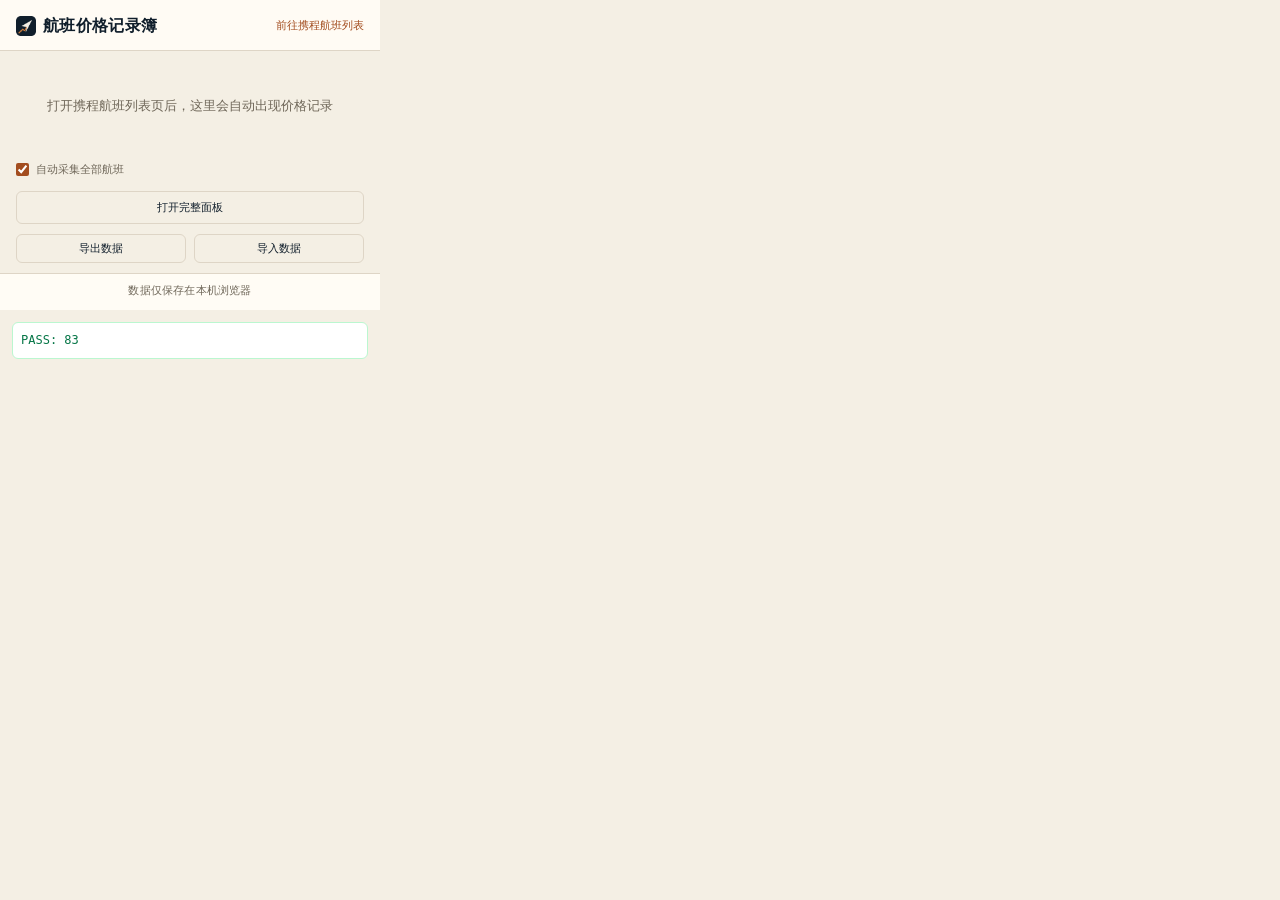
<file: test-popup.html>
<!DOCTYPE html>
<html lang="zh-CN">
<head>
<meta charset="utf-8">
<title>弹窗 UI 测试</title>
<link rel="stylesheet" href="src/popup/popup.css">
<style>
  #result {
    margin: 12px;
    padding: 8px;
    border-radius: 6px;
    background: #fff;
    font: 12px/1.6 Consolas, "Microsoft YaHei", monospace;
    white-space: pre-wrap;
  }
  #result[data-result="fail"] {
    color: #b42318;
    border: 1px solid #fecaca;
  }
  #result[data-result="pass"] {
    color: #067647;
    border: 1px solid #bbf7d0;
  }
</style>
</head>
<body>
<div id="app"></div>
<div id="result" data-result="fail">运行中…</div>

<script>
(function () {
  "use strict";

  var ROUTE_A_KEY = "oneway:YIH-CGQ:2026-11-12:y_s_c_f";
  var ROUTE_B_KEY = "oneway:YIH-CGQ:2026-11-13:y_s_c_f";
  // C 属于另一组（上海 → 北京），最近记录时间早于 A，用来验证分组的先后。
  var ROUTE_C_KEY = "oneway:SHA-PEK:2026-11-20:y_s_c_f";
  // D 与 A 同航线同一天但舱位不同，用来验证同一天多记录时标题带上舱位。
  var ROUTE_D_KEY = "oneway:YIH-CGQ:2026-11-12:y";

  // 用真实 epoch 值，保持 A 比 B 新（updatedAt 倒序时 A 在前）。
  var latestTime = new Date(2026, 9, 27, 14, 30).getTime();

  var store = { ctripRoutes: {} };

  store.ctripRoutes[ROUTE_A_KEY] = {
    key: ROUTE_A_KEY,
    flightWay: "oneway",
    originCode: "YIH",
    originName: "宜昌",
    destCode: "CGQ",
    destName: "长春",
    departDate: "2026-11-12",
    cabin: "y_s_c_f",
    currency: "CNY",
    url: "https://flights.ctrip.com/online/list/oneway-yih-cgq?depdate=2026-11-12&cabin=y_s_c_f&adult=1&child=0&infant=0",
    createdAt: new Date(2026, 9, 24, 9, 0).getTime(),
    updatedAt: latestTime,
    latest: {
      t: latestTime,
      minPrice: 520,
      minFlightNo: "FM9366",
      flights: [
        {
          no: "FM9366/FM9071",
          airline: "上海航空",
          departTime: "20:25",
          arriveTime: "10:35+1",
          transfers: 1,
          price: 520
        },
        {
          no: "MU2453",
          airline: "东方航空",
          departTime: "08:10",
          arriveTime: "11:45",
          transfers: 0,
          price: 560
        },
        {
          no: "CA1111",
          airline: "中国国航",
          departTime: "06:00",
          arriveTime: "08:10",
          transfers: 0,
          price: 540
        },
        {
          no: "CA2222",
          airline: "中国国航",
          departTime: "07:00",
          arriveTime: "09:10",
          transfers: 0,
          price: 550
        },
        {
          no: "MU3333",
          airline: "东方航空",
          departTime: "09:00",
          arriveTime: "11:15",
          transfers: 0,
          price: 570
        },
        {
          no: "CZ4444",
          airline: "南方航空",
          departTime: "10:00",
          arriveTime: "12:20",
          transfers: 0,
          price: 580
        },
        {
          no: "HU5555",
          airline: "海南航空",
          departTime: "11:00",
          arriveTime: "13:10",
          transfers: 0,
          price: 590
        },
        {
          no: "3U6666",
          airline: "四川航空",
          departTime: "12:00",
          arriveTime: "14:20",
          transfers: 0,
          price: 600
        },
        {
          no: "MF7777",
          airline: "厦门航空",
          departTime: "13:00",
          arriveTime: "15:10",
          transfers: 1,
          price: 610
        },
        {
          no: "SC8888",
          airline: "山东航空",
          departTime: "14:00",
          arriveTime: "16:20",
          transfers: 0,
          price: 620
        },
        {
          no: "ZH9999",
          airline: "深圳航空",
          departTime: "15:00",
          arriveTime: "17:10",
          transfers: 0,
          price: 630
        },
        {
          no: "GJ1010",
          airline: "长龙航空",
          departTime: "16:00",
          arriveTime: "18:20",
          transfers: 0,
          price: 640
        }
      ]
    },
    history: [
      {
        t: new Date(2026, 9, 25, 9, 0).getTime(),
        minPrice: 600,
        minFlightNo: "MU2453"
      },
      {
        t: new Date(2026, 9, 26, 9, 0).getTime(),
        minPrice: 480,
        minFlightNo: "MU2453"
      },
      { t: latestTime, minPrice: 520, minFlightNo: "FM9366" }
    ]
  };

  store.ctripRoutes[ROUTE_B_KEY] = {
    key: ROUTE_B_KEY,
    flightWay: "oneway",
    originCode: "YIH",
    originName: "宜昌",
    destCode: "CGQ",
    destName: "长春",
    departDate: "2026-11-13",
    cabin: "y_s_c_f",
    currency: "CNY",
    url: "https://flights.ctrip.com/online/list/oneway-yih-cgq?depdate=2026-11-13&cabin=y_s_c_f&adult=1&child=0&infant=0",
    createdAt: new Date(2026, 9, 26, 8, 0).getTime(),
    updatedAt: new Date(2026, 9, 27, 10, 0).getTime(),
    latest: {
      t: new Date(2026, 9, 27, 10, 0).getTime(),
      minPrice: 480,
      minFlightNo: "CZ6342",
      flights: [
        {
          no: "CZ6342",
          airline: "南方航空",
          departTime: "12:30",
          arriveTime: "16:05",
          transfers: 0,
          price: 480
        }
      ]
    },
    history: [
      {
        t: new Date(2026, 9, 27, 10, 0).getTime(),
        minPrice: 480,
        minFlightNo: "CZ6342"
      }
    ]
  };

  store.ctripRoutes[ROUTE_C_KEY] = {
    key: ROUTE_C_KEY,
    flightWay: "oneway",
    originCode: "SHA",
    originName: "上海",
    destCode: "PEK",
    destName: "北京",
    departDate: "2026-11-20",
    cabin: "y_s_c_f",
    currency: "CNY",
    url: "https://flights.ctrip.com/online/list/oneway-sha-pek?depdate=2026-11-20&cabin=y_s_c_f&adult=1&child=0&infant=0",
    createdAt: new Date(2026, 9, 23, 8, 0).getTime(),
    updatedAt: new Date(2026, 9, 24, 10, 0).getTime(),
    latest: {
      t: new Date(2026, 9, 24, 10, 0).getTime(),
      minPrice: 880,
      minFlightNo: "MU5101",
      flights: [
        {
          no: "MU5101",
          airline: "东方航空",
          departTime: "08:00",
          arriveTime: "10:15",
          transfers: 0,
          price: 880
        }
      ]
    },
    history: [
      {
        t: new Date(2026, 9, 24, 10, 0).getTime(),
        minPrice: 880,
        minFlightNo: "MU5101"
      }
    ]
  };

  store.ctripRoutes[ROUTE_D_KEY] = {
    key: ROUTE_D_KEY,
    flightWay: "oneway",
    originCode: "YIH",
    originName: "宜昌",
    destCode: "CGQ",
    destName: "长春",
    departDate: "2026-11-12",
    cabin: "y",
    currency: "CNY",
    url: "https://flights.ctrip.com/online/list/oneway-yih-cgq?depdate=2026-11-12&cabin=y&adult=1&child=0&infant=0",
    createdAt: new Date(2026, 9, 26, 9, 0).getTime(),
    updatedAt: new Date(2026, 9, 26, 10, 0).getTime(),
    latest: {
      t: new Date(2026, 9, 26, 10, 0).getTime(),
      minPrice: 505,
      minFlightNo: "MU2453",
      flights: [
        {
          no: "MU2453",
          airline: "东方航空",
          departTime: "08:10",
          arriveTime: "11:45",
          transfers: 0,
          price: 505
        }
      ]
    },
    history: [
      {
        t: new Date(2026, 9, 26, 10, 0).getTime(),
        minPrice: 505,
        minFlightNo: "MU2453"
      }
    ]
  };

  // 按 C、B、A、D 的顺序写入，让「插入顺序」与「排序结果」不同，
  // 这样删掉排序逻辑时断言才会失败。
  var insertionOrder = [ROUTE_C_KEY, ROUTE_B_KEY, ROUTE_A_KEY, ROUTE_D_KEY];
  var orderedRoutes = {};
  insertionOrder.forEach(function (key) {
    orderedRoutes[key] = store.ctripRoutes[key];
  });
  store.ctripRoutes = orderedRoutes;

  window.__testStore = store;
  window.__testRouteAKey = ROUTE_A_KEY;
  window.__testRouteBKey = ROUTE_B_KEY;
  window.__testRouteCKey = ROUTE_C_KEY;
  window.__testRouteDKey = ROUTE_D_KEY;

  // 在 popup.js 之前定义 mock chrome。
  window.chrome = window.chrome || {};
  var changeListeners = [];
  window.chrome.storage = {
    local: {
      get: async function (key) {
        var keys = Array.isArray(key) ? key : [key];
        var result = {};
        keys.forEach(function (name) {
          result[name] = store[name];
        });
        return result;
      },
      set: async function (obj) {
        Object.assign(store, obj);
      }
    },
    onChanged: {
      addListener: function (fn) {
        changeListeners.push(fn);
      }
    }
  };

  // 模拟后台队列：删除、清空、导入都由「后台」执行并返回最新航线。
  window.chrome.runtime = {
    sendMessage: async function (message) {
      if (!message || typeof message.type !== "string") {
        throw new Error("unsupported message");
      }
      if (message.type === "DELETE_ROUTE") {
        var next = {};
        Object.keys(store.ctripRoutes || {}).forEach(function (key) {
          if (key !== message.key) next[key] = store.ctripRoutes[key];
        });
        store.ctripRoutes = next;
        store.ctripDeleted = store.ctripDeleted || {};
        store.ctripDeleted[message.key] = Date.now();
        return { ok: true, routes: next };
      }
      if (message.type === "CLEAR_ALL") {
        store.ctripRoutes = {};
        store.ctripDeleted = {};
        store.ctripClearedAt = Date.now();
        return { ok: true };
      }
      if (message.type === "IMPORT_ROUTES") {
        var merged = window.CtripBackup.mergeRoutes(
          store.ctripRoutes || {},
          message.routes
        );
        store.ctripRoutes = merged;
        return { ok: true, routes: merged };
      }
      throw new Error("unsupported message");
    }
  };
  window.__testEmitChange = function (changes) {
    changeListeners.forEach(function (fn) {
      fn(changes, "local");
    });
  };
})();
</script>

<script src="src/shared/format.js"></script>
<script src="src/shared/flight.js"></script>
<script src="src/shared/backup.js"></script>
<script src="src/popup/chart.js"></script>
<script src="src/popup/popup.js"></script>
<script>
(function () {
  "use strict";

  var result = document.getElementById("result");

  function fail(message) {
    result.setAttribute("data-result", "fail");
    result.textContent = "FAIL: " + message;
  }

  function nextTick() {
    return new Promise(function (resolve) {
      setTimeout(resolve, 0);
    });
  }

  function textOf(node) {
    return node ? node.textContent.trim() : "";
  }

  async function runAssertions() {
    var passed = 0;
    var failures = [];

    function check(name, condition) {
      if (condition) {
        passed += 1;
      } else {
        failures.push(name);
      }
    }

    try {
      // 1. 按航线分组渲染：宜昌三条日期在前，上海一条在后。
      var cards = document.querySelectorAll(".route-card");
      check("卡片数量为 4", cards.length === 4);

      var groups = document.querySelectorAll(".route-group");
      check("分组数量为 2", groups.length === 2);
      check(
        "第一组为「宜昌 → 长春」",
        groups.length > 0 &&
          textOf(groups[0].querySelector(".route-group-title")) === "宜昌 → 长春"
      );
      check(
        "第二组为「上海 → 北京」",
        groups.length > 1 &&
          textOf(groups[1].querySelector(".route-group-title")) === "上海 → 北京"
      );
      check(
        "第一组有 3 张日期卡片",
        groups.length > 0 &&
          groups[0].querySelectorAll(".route-card").length === 3
      );

      var firstTitle = cards[0]
        ? textOf(cards[0].querySelector(".route-title"))
        : "";
      var secondTitle = cards[1]
        ? textOf(cards[1].querySelector(".route-title"))
        : "";
      var thirdTitle = cards[2]
        ? textOf(cards[2].querySelector(".route-title"))
        : "";
      var fourthTitle = cards[3]
        ? textOf(cards[3].querySelector(".route-title"))
        : "";
      // 标题只放日期，不再重复航线名。
      check("卡片标题不含航线名", firstTitle.indexOf("→") === -1);
      check(
        "第一张卡片为「11月12日 · 全部舱位」",
        firstTitle.indexOf("11月12日") !== -1 &&
          firstTitle.indexOf("全部舱位") !== -1
      );
      check(
        "第二张卡片为「11月12日 · 经济舱」",
        secondTitle.indexOf("11月12日") !== -1 &&
          secondTitle.indexOf("经济舱") !== -1
      );
      check(
        "第三张卡片为「11月13日」且不带舱位",
        thirdTitle.indexOf("11月13日") !== -1 &&
          thirdTitle.indexOf("舱位") === -1 &&
          thirdTitle.indexOf("经济舱") === -1
      );
      check("第四张卡片为「11月20日」", fourthTitle.indexOf("11月20日") !== -1);

      // 2. 每张卡片标题行右侧有「再查一次」直达链接，各自指向自己的记录。
      var firstCard = cards[0] || null;
      check("卡片不再显示舱位标签", !document.querySelector(".cabin-tag"));

      var storeRoutes = window.__testStore.ctripRoutes;
      var expectedUrls = [
        storeRoutes[window.__testRouteAKey].url,
        storeRoutes[window.__testRouteDKey].url,
        storeRoutes[window.__testRouteBKey].url,
        storeRoutes[window.__testRouteCKey].url
      ];
      var requeryLinks = document.querySelectorAll(".route-card .requery-link");
      check("每张卡片都有再查一次链接", requeryLinks.length === 4);
      var linksMatch = true;
      for (var li = 0; li < expectedUrls.length; li += 1) {
        if (
          !requeryLinks[li] ||
          requeryLinks[li].getAttribute("href") !== expectedUrls[li]
        ) {
          linksMatch = false;
        }
      }
      check("每张卡片的再查一次指向自己的记录", linksMatch);
      check(
        "再查一次链接文案",
        !!requeryLinks[0] && textOf(requeryLinks[0]) === "再查一次"
      );
      check(
        "再查一次在新标签页打开",
        !!requeryLinks[0] &&
          requeryLinks[0].getAttribute("target") === "_blank"
      );
      check(
        "第一张卡片当前价格为「¥520」",
        !!firstCard &&
          textOf(firstCard.querySelector(".current-price")) === "¥520"
      );

      var historyMin = firstCard
        ? textOf(firstCard.querySelector(".history-min"))
        : "";
      check("历史最低文案包含「历史最低」", historyMin.indexOf("历史最低") !== -1);
      check("历史最低文案包含「¥480」", historyMin.indexOf("¥480") !== -1);

      var deltaText = firstCard
        ? textOf(firstCard.querySelector(".delta"))
        : "";
      check("较上次文案包含「较上次」", deltaText.indexOf("较上次") !== -1);
      check("较上次文案包含「+¥40」", deltaText.indexOf("+¥40") !== -1);

      // 只有 1 个历史点的记录显示「首次记录」。
      var singlePointCard = document.querySelector(
        '.route-card[data-key="' + window.__testRouteBKey + '"]'
      );
      var singleDelta = singlePointCard
        ? textOf(singlePointCard.querySelector(".delta"))
        : "";
      check("单点记录显示「首次记录」", singleDelta === "首次记录");

      // 3. 每张卡片有 sparkline SVG。
      for (var i = 0; i < cards.length; i += 1) {
        check(
          "第 " + (i + 1) + " 张卡片有 sparkline SVG",
          !!cards[i].querySelector(".sparkline svg")
        );
      }

      // 3b. 有记录时头部也提供携程入口。
      var headerLink = document.querySelector(".popup-header .header-link");
      check("有记录时头部存在携程入口", !!headerLink);
      check(
        "头部携程入口指向携程首页",
        !!headerLink &&
          headerLink.getAttribute("href") === "https://flights.ctrip.com/"
      );
      check(
        "头部携程入口文案",
        !!headerLink && textOf(headerLink) === "前往携程航班列表"
      );

      // 3c. 航线排序已移除，自动采集开关保留。
      check("不再提供航线排序", !document.querySelector(".route-sort-select"));

      var settingCheckbox = document.querySelector(
        '[data-setting="auto-collect"]'
      );
      check("存在自动采集开关", !!settingCheckbox);
      check(
        "自动采集默认开启",
        !!settingCheckbox && settingCheckbox.checked === true
      );
      if (settingCheckbox) {
        settingCheckbox.checked = false;
        settingCheckbox.dispatchEvent(new Event("change"));
        await nextTick();
        check(
          "关闭开关写入设置",
          !!window.__testStore.ctripSettings &&
            window.__testStore.ctripSettings.autoCollect === false
        );
        settingCheckbox.checked = true;
        settingCheckbox.dispatchEvent(new Event("change"));
        await nextTick();
      }

      var exportButton = document.querySelector('[data-action="export"]');
      var importButton = document.querySelector('[data-action="import"]');
      var importInput = document.querySelector('[data-action="import-file"]');
      check("存在导出按钮", !!exportButton);
      check("存在导入按钮", !!importButton);
      check("存在导入文件输入", !!importInput);
      var dashboardLink = document.querySelector(
        '[data-action="open-dashboard"]'
      );
      check("存在完整面板入口", !!dashboardLink);
      check(
        "完整面板链接指向 dashboard",
        !!dashboardLink &&
          dashboardLink.getAttribute("href").indexOf("dashboard/dashboard.html") !== -1
      );

      // 4. 展开明细。
      var expand = document.querySelector('[data-action="expand"]');
      check("存在展开按钮", !!expand);
      check("展开按钮初始文案为「展开详情」", !!expand && textOf(expand) === "展开详情");
      if (expand) {
        expand.click();
        check("展开后按钮文案为「收起详情」", textOf(expand) === "收起详情");
        var expandedCard = expand.closest(".route-card");
        var details = expandedCard
          ? expandedCard.querySelector(".details")
          : null;
        check("展开后明细可见", !!details && details.hidden === false);
        check(
          "明细不再显示多余的大趋势图",
          !!details && !details.querySelector(".chart")
        );
        var detailsTitle = details
          ? details.querySelector(".details-title")
          : null;
        check(
          "明细标题为「航班明细」",
          !!detailsTitle && textOf(detailsTitle) === "航班明细"
        );
        var rows = details
          ? details.querySelectorAll(".flight-row")
          : [];
        check("航班明细展开后为 10 行", rows.length === 10);
        var firstRow = rows.length ? rows[0] : null;
        check(
          "航班行显示航司名",
          !!firstRow && textOf(firstRow).indexOf("上海航空") !== -1
        );
        check(
          "中转信息合并在航班行",
          !!firstRow && textOf(firstRow).indexOf("1次中转") !== -1
        );
        check(
          "航班行显示总用时",
          !!firstRow && textOf(firstRow).indexOf("14小时10分") !== -1
        );
        check(
          "航班行显示起降时间",
          !!firstRow && textOf(firstRow).indexOf("20:25 → 10:35+1") !== -1
        );
        var lowestBadge = details
          ? details.querySelector(".flight-badge")
          : null;
        check("最低价航班有标记", !!lowestBadge);
        check(
          "最低价标记在 FM9366 行",
          !!lowestBadge &&
            textOf(lowestBadge.closest(".flight-row")).indexOf(
              "FM9366/FM9071"
            ) !== -1
        );
        var flightList = details ? details.querySelector(".flight-list") : null;
        check(
          "航班明细没有横向溢出",
          !!flightList &&
            flightList.scrollWidth <= flightList.clientWidth + 1
        );

        function firstCodes(count) {
          var nodes = details ? details.querySelectorAll(".flight-code") : [];
          return Array.prototype.slice
            .call(nodes, 0, count)
            .map(function (node) { return textOf(node); });
        }

        var sortButtons = details
          ? details.querySelectorAll(".sort-button")
          : [];
        check(
          "排序选项为价格/用时/起飞",
          JSON.stringify(
            Array.prototype.map.call(sortButtons, function (button) {
              return textOf(button);
            })
          ) === JSON.stringify(["价格 ↑", "用时", "起飞"])
        );
        check(
          "默认按价格排序",
          !!details &&
            details
              .querySelector('.sort-button[data-sort="price"]')
              .getAttribute("aria-pressed") === "true"
        );
        check("默认第一行为最低价航班", firstCodes(1)[0] === "FM9366/FM9071");

        var activeSort = details.querySelector(".sort-button.is-active");
        check("默认升序标记在价格按钮", !!activeSort && textOf(activeSort) === "价格 ↑");
        if (activeSort) {
          activeSort.click();
          await nextTick();
          check("点击已选排序切换为降序", textOf(activeSort) === "价格 ↓");
          check("降序时最贵航班在前", firstCodes(1)[0] === "GJ1010");
          activeSort.click();
          await nextTick();
          check("切回升序", firstCodes(1)[0] === "FM9366/FM9071");
        }

        details
          .querySelector('.sort-button[data-sort="duration"]')
          .click();
        await nextTick();
        check(
          "按用时排序：最短的三班在前",
          JSON.stringify(firstCodes(3)) ===
            JSON.stringify(["CA1111", "CA2222", "HU5555"])
        );

        details
          .querySelector('.sort-button[data-sort="depart"]')
          .click();
        await nextTick();
        check(
          "按起飞排序：最早的三班在前",
          JSON.stringify(firstCodes(3)) ===
            JSON.stringify(["CA1111", "CA2222", "MU2453"])
        );

        details.querySelector('.sort-button[data-sort="price"]').click();
        await nextTick();
        check("切回价格排序", firstCodes(1)[0] === "FM9366/FM9071");

        var showAll = details
          ? details.querySelector('[data-action="show-all-flights"]')
          : null;
        check("存在显示全部按钮", !!showAll);
        if (showAll) {
          check("显示全部按钮文案", textOf(showAll).indexOf("显示全部") >= 0);
          showAll.click();
          await nextTick();
          var allRows = details
            ? details.querySelectorAll(".flight-row")
            : [];
          check("展开后显示全部 12 行", allRows.length === 12);
          showAll.click();
          await nextTick();
          var collapsedRows = details
            ? details.querySelectorAll(".flight-row")
            : [];
          check("再次点击收起为 10 行", collapsedRows.length === 10);
        }
        check(
          "明细里不再重复放航线链接",
          !!details && !details.querySelector(".ctrip-link")
        );

        // 4b. 存储变化重渲染后保持展开与排序。
        var durationButton = details.querySelector(
          '.sort-button[data-sort="duration"]'
        );
        if (durationButton) {
          durationButton.click();
          await nextTick();
          check(
            "切换为用时排序",
            durationButton.getAttribute("aria-pressed") === "true"
          );

          window.__testEmitChange({
            ctripRoutes: { newValue: window.__testStore.ctripRoutes }
          });
          await nextTick();

          var refreshedCard = document.querySelector(".route-card");
          var refreshedDetails = refreshedCard
            ? refreshedCard.querySelector(".details")
            : null;
          check(
            "重渲染后详情仍展开",
            !!refreshedDetails && refreshedDetails.hidden === false
          );
          var refreshedDuration = refreshedDetails
            ? refreshedDetails.querySelector('.sort-button[data-sort="duration"]')
            : null;
          check(
            "重渲染后保持用时排序",
            !!refreshedDuration &&
              refreshedDuration.getAttribute("aria-pressed") === "true"
          );
        }
      }

      // 5. 删除：两次点击确认。
      var deleteButton = document.querySelector('[data-action="delete"]');
      check("存在删除按钮", !!deleteButton);
      if (deleteButton) {
        deleteButton.click();
        check(
          "第一次点击删除后显示「确认删除」",
          textOf(deleteButton) === "确认删除"
        );
        await nextTick();
        deleteButton.click();
        await nextTick();

        var remainingCards = document.querySelectorAll(".route-card");
        check("删除后只剩 3 张卡片", remainingCards.length === 3);

        var store = window.__testStore;
        var routeAKey = window.__testRouteAKey;
        check(
          "mock 存储中已删除航线 A",
          !!store &&
            !!store.ctripRoutes &&
            !Object.prototype.hasOwnProperty.call(store.ctripRoutes, routeAKey)
        );
        check(
          "删除时写入墓碑时间",
          !!store &&
            !!store.ctripDeleted &&
            typeof store.ctripDeleted[routeAKey] === "number"
        );
      }

      // 6. 清空全部数据：两次点击确认。
      var clearButton = document.querySelector('[data-action="clear"]');
      check("存在清空按钮", !!clearButton);
      if (clearButton) {
        clearButton.click();
        check(
          "第一次点击清空后显示「确认清空」",
          textOf(clearButton) === "确认清空"
        );
        await nextTick();
        clearButton.click();
        await nextTick();

        var emptyState = document.querySelector(".empty-state");
        check("清空后显示空状态", !!emptyState);
        check(
          "清空后只保留头部携程入口",
          document.querySelectorAll(".header-link").length === 1 &&
            !document.querySelector(".empty-link")
        );
        check(
          "清空时写入清空时间",
          !!store && typeof store.ctripClearedAt === "number"
        );
        check(
          "清空时重置墓碑",
          !!store &&
            !!store.ctripDeleted &&
            Object.keys(store.ctripDeleted).length === 0
        );
        check(
          "空状态文案正确",
          textOf(emptyState) === "打开携程航班列表页后，这里会自动出现价格记录"
        );
        check(
          "清空后没有卡片",
          document.querySelectorAll(".route-card").length === 0
        );

        var storeAfterClear = window.__testStore;
        check(
          "mock 存储已清空",
          !!storeAfterClear &&
            !!storeAfterClear.ctripRoutes &&
            Object.keys(storeAfterClear.ctripRoutes).length === 0
        );
      }
    } catch (error) {
      fail(error && error.message ? error.message : String(error));
      return;
    }

    if (failures.length) {
      result.setAttribute("data-result", "fail");
      result.textContent =
        "FAIL: " + failures.length + " 项失败\n" + failures.join("\n");
    } else {
      result.setAttribute("data-result", "pass");
      result.textContent = "PASS: " + passed;
    }
  }

  if (!window.__popupReady) {
    fail("__popupReady 未定义");
    return;
  }

  window.__popupReady
    .then(runAssertions)
    .catch(function (error) {
      fail(error && error.message ? error.message : String(error));
    });
})();
</script>
</body>
</html>
</file>
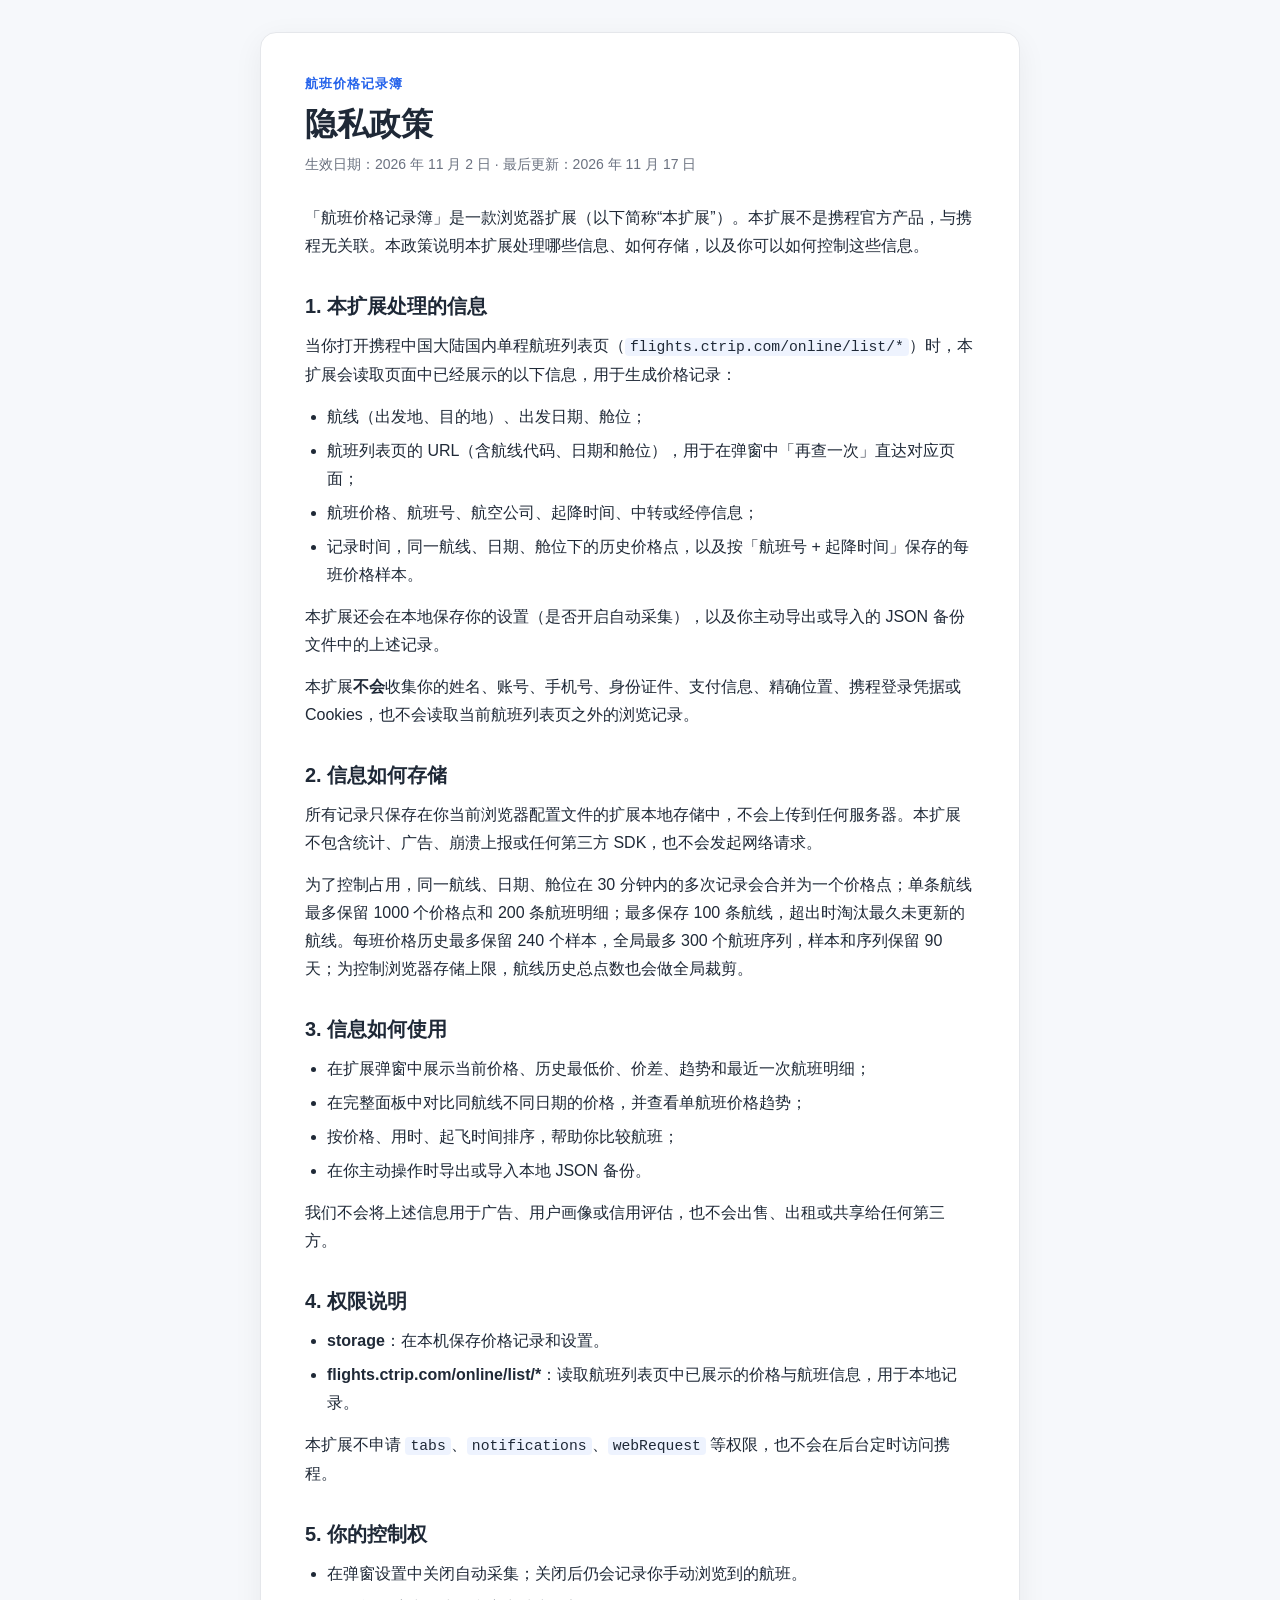
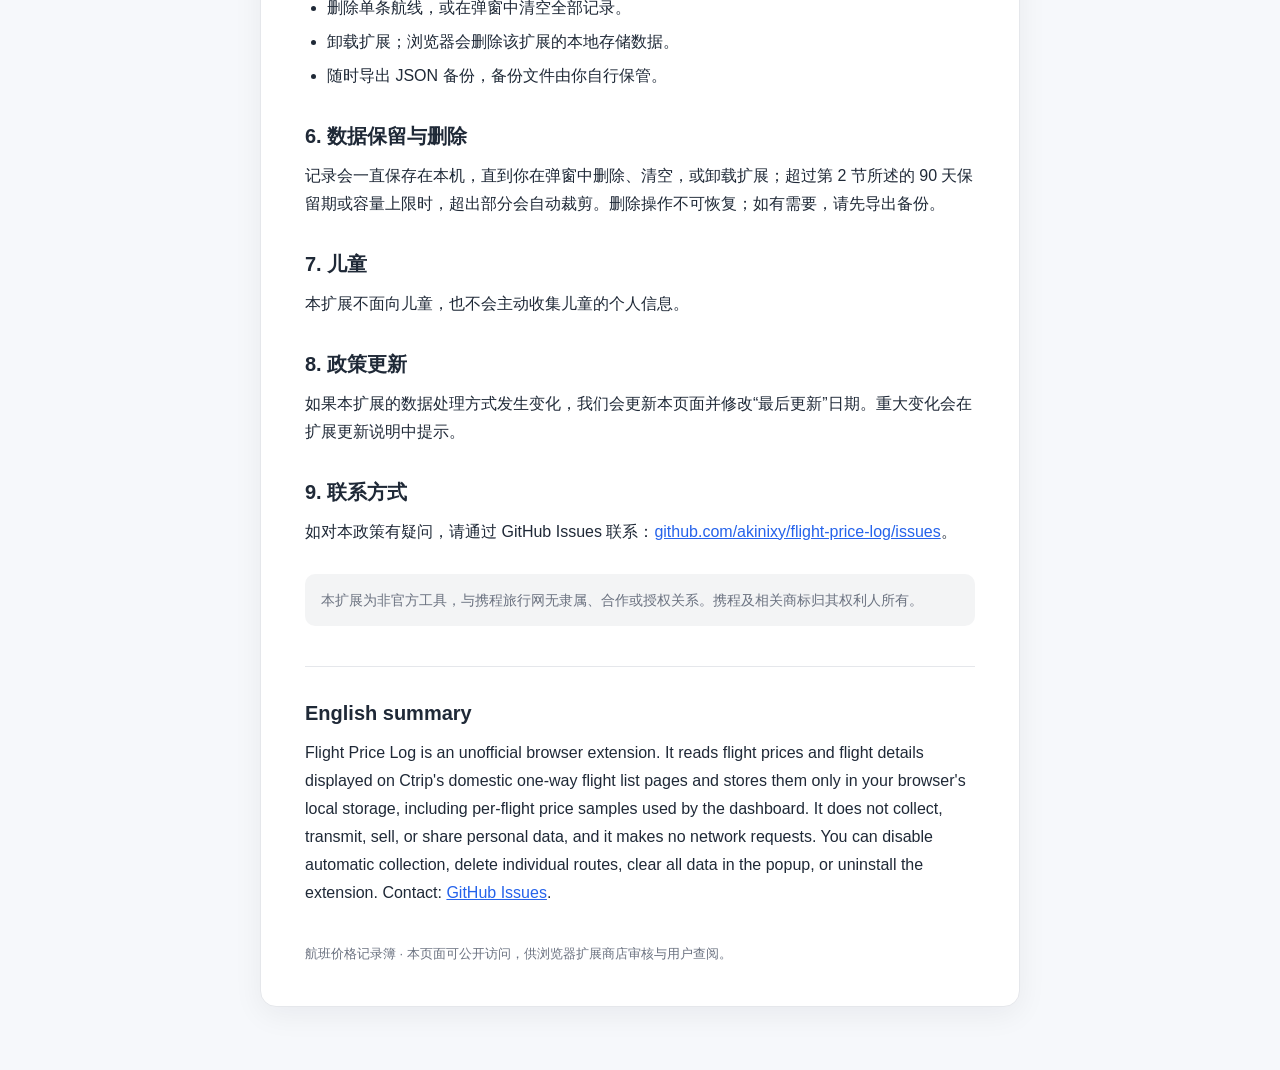
<file: docs/privacy-policy.html>
<!DOCTYPE html>
<html lang="zh-CN">
<head>
  <meta charset="utf-8">
  <meta name="viewport" content="width=device-width, initial-scale=1">
  <title>隐私政策 · 航班价格记录簿</title>
  <meta name="description" content="航班价格记录簿浏览器扩展的隐私政策：数据只保存在本机，不上传、不共享。">
  <style>
    :root {
      color-scheme: light dark;
      --bg: #f6f8fb;
      --card: #ffffff;
      --text: #1f2937;
      --muted: #6b7280;
      --accent: #2563eb;
      --border: #e5e7eb;
    }

    * { box-sizing: border-box; }

    body {
      margin: 0;
      padding: 32px 20px 64px;
      background: var(--bg);
      color: var(--text);
      font: 16px/1.75 -apple-system, BlinkMacSystemFont, "Segoe UI", "PingFang SC",
        "Hiragino Sans GB", "Microsoft YaHei", sans-serif;
    }

    main {
      max-width: 760px;
      margin: 0 auto;
      padding: 40px 44px;
      background: var(--card);
      border: 1px solid var(--border);
      border-radius: 16px;
      box-shadow: 0 8px 30px rgba(15, 23, 42, 0.06);
    }

    .eyebrow {
      margin: 0 0 8px;
      color: var(--accent);
      font-size: 13px;
      font-weight: 700;
      letter-spacing: 0.08em;
      text-transform: uppercase;
    }

    h1 {
      margin: 0 0 8px;
      font-size: 32px;
      line-height: 1.25;
    }

    .meta {
      margin: 0 0 28px;
      color: var(--muted);
      font-size: 14px;
    }

    h2 {
      margin: 32px 0 12px;
      font-size: 20px;
      line-height: 1.4;
    }

    p, ul { margin: 0 0 14px; }

    ul { padding-left: 22px; }

    li { margin-bottom: 6px; }

    code {
      padding: 1px 5px;
      background: rgba(37, 99, 235, 0.08);
      border-radius: 4px;
      font-family: ui-monospace, SFMono-Regular, Consolas, monospace;
      font-size: 0.92em;
    }

    a { color: var(--accent); }

    hr {
      margin: 40px 0 28px;
      border: 0;
      border-top: 1px solid var(--border);
    }

    .disclaimer {
      margin-top: 28px;
      padding: 14px 16px;
      background: rgba(107, 114, 128, 0.08);
      border-radius: 10px;
      color: var(--muted);
      font-size: 14px;
    }

    footer {
      margin-top: 36px;
      color: var(--muted);
      font-size: 13px;
    }

    @media (prefers-color-scheme: dark) {
      :root {
        --bg: #0f172a;
        --card: #111827;
        --text: #e5e7eb;
        --muted: #9ca3af;
        --accent: #60a5fa;
        --border: #1f2937;
      }
    }

    @media (max-width: 640px) {
      body { padding: 16px 12px 40px; }
      main { padding: 28px 22px; border-radius: 12px; }
      h1 { font-size: 26px; }
    }
  </style>
</head>
<body>
  <main>
    <p class="eyebrow">航班价格记录簿</p>
    <h1>隐私政策</h1>
    <p class="meta">生效日期：2026 年 11 月 2 日 · 最后更新：2026 年 11 月 17 日</p>

    <p>「航班价格记录簿」是一款浏览器扩展（以下简称“本扩展”）。本扩展不是携程官方产品，与携程无关联。本政策说明本扩展处理哪些信息、如何存储，以及你可以如何控制这些信息。</p>

    <h2>1. 本扩展处理的信息</h2>
    <p>当你打开携程中国大陆国内单程航班列表页（<code>flights.ctrip.com/online/list/*</code>）时，本扩展会读取页面中已经展示的以下信息，用于生成价格记录：</p>
    <ul>
      <li>航线（出发地、目的地）、出发日期、舱位；</li>
      <li>航班列表页的 URL（含航线代码、日期和舱位），用于在弹窗中「再查一次」直达对应页面；</li>
      <li>航班价格、航班号、航空公司、起降时间、中转或经停信息；</li>
      <li>记录时间，同一航线、日期、舱位下的历史价格点，以及按「航班号 + 起降时间」保存的每班价格样本。</li>
    </ul>
    <p>本扩展还会在本地保存你的设置（是否开启自动采集），以及你主动导出或导入的 JSON 备份文件中的上述记录。</p>
    <p>本扩展<strong>不会</strong>收集你的姓名、账号、手机号、身份证件、支付信息、精确位置、携程登录凭据或 Cookies，也不会读取当前航班列表页之外的浏览记录。</p>

    <h2>2. 信息如何存储</h2>
    <p>所有记录只保存在你当前浏览器配置文件的扩展本地存储中，不会上传到任何服务器。本扩展不包含统计、广告、崩溃上报或任何第三方 SDK，也不会发起网络请求。</p>
    <p>为了控制占用，同一航线、日期、舱位在 30 分钟内的多次记录会合并为一个价格点；单条航线最多保留 1000 个价格点和 200 条航班明细；最多保存 100 条航线，超出时淘汰最久未更新的航线。每班价格历史最多保留 240 个样本，全局最多 300 个航班序列，样本和序列保留 90 天；为控制浏览器存储上限，航线历史总点数也会做全局裁剪。</p>

    <h2>3. 信息如何使用</h2>
    <ul>
      <li>在扩展弹窗中展示当前价格、历史最低价、价差、趋势和最近一次航班明细；</li>
      <li>在完整面板中对比同航线不同日期的价格，并查看单航班价格趋势；</li>
      <li>按价格、用时、起飞时间排序，帮助你比较航班；</li>
      <li>在你主动操作时导出或导入本地 JSON 备份。</li>
    </ul>
    <p>我们不会将上述信息用于广告、用户画像或信用评估，也不会出售、出租或共享给任何第三方。</p>

    <h2>4. 权限说明</h2>
    <ul>
      <li><strong>storage</strong>：在本机保存价格记录和设置。</li>
      <li><strong>flights.ctrip.com/online/list/*</strong>：读取航班列表页中已展示的价格与航班信息，用于本地记录。</li>
    </ul>
    <p>本扩展不申请 <code>tabs</code>、<code>notifications</code>、<code>webRequest</code> 等权限，也不会在后台定时访问携程。</p>

    <h2>5. 你的控制权</h2>
    <ul>
      <li>在弹窗设置中关闭自动采集；关闭后仍会记录你手动浏览到的航班。</li>
      <li>删除单条航线，或在弹窗中清空全部记录。</li>
      <li>卸载扩展；浏览器会删除该扩展的本地存储数据。</li>
      <li>随时导出 JSON 备份，备份文件由你自行保管。</li>
    </ul>

    <h2>6. 数据保留与删除</h2>
    <p>记录会一直保存在本机，直到你在弹窗中删除、清空，或卸载扩展；超过第 2 节所述的 90 天保留期或容量上限时，超出部分会自动裁剪。删除操作不可恢复；如有需要，请先导出备份。</p>

    <h2>7. 儿童</h2>
    <p>本扩展不面向儿童，也不会主动收集儿童的个人信息。</p>

    <h2>8. 政策更新</h2>
    <p>如果本扩展的数据处理方式发生变化，我们会更新本页面并修改“最后更新”日期。重大变化会在扩展更新说明中提示。</p>

    <h2>9. 联系方式</h2>
    <p>如对本政策有疑问，请通过 GitHub Issues 联系：<a href="https://github.com/akinixy/flight-price-log/issues">github.com/akinixy/flight-price-log/issues</a>。</p>

    <p class="disclaimer">本扩展为非官方工具，与携程旅行网无隶属、合作或授权关系。携程及相关商标归其权利人所有。</p>

    <hr>

    <h2>English summary</h2>
    <p>Flight Price Log is an unofficial browser extension. It reads flight prices and flight details displayed on Ctrip's domestic one-way flight list pages and stores them only in your browser's local storage, including per-flight price samples used by the dashboard. It does not collect, transmit, sell, or share personal data, and it makes no network requests. You can disable automatic collection, delete individual routes, clear all data in the popup, or uninstall the extension. Contact: <a href="https://github.com/akinixy/flight-price-log/issues">GitHub Issues</a>.</p>

    <footer>航班价格记录簿 · 本页面可公开访问，供浏览器扩展商店审核与用户查阅。</footer>
  </main>
</body>
</html>
</file>
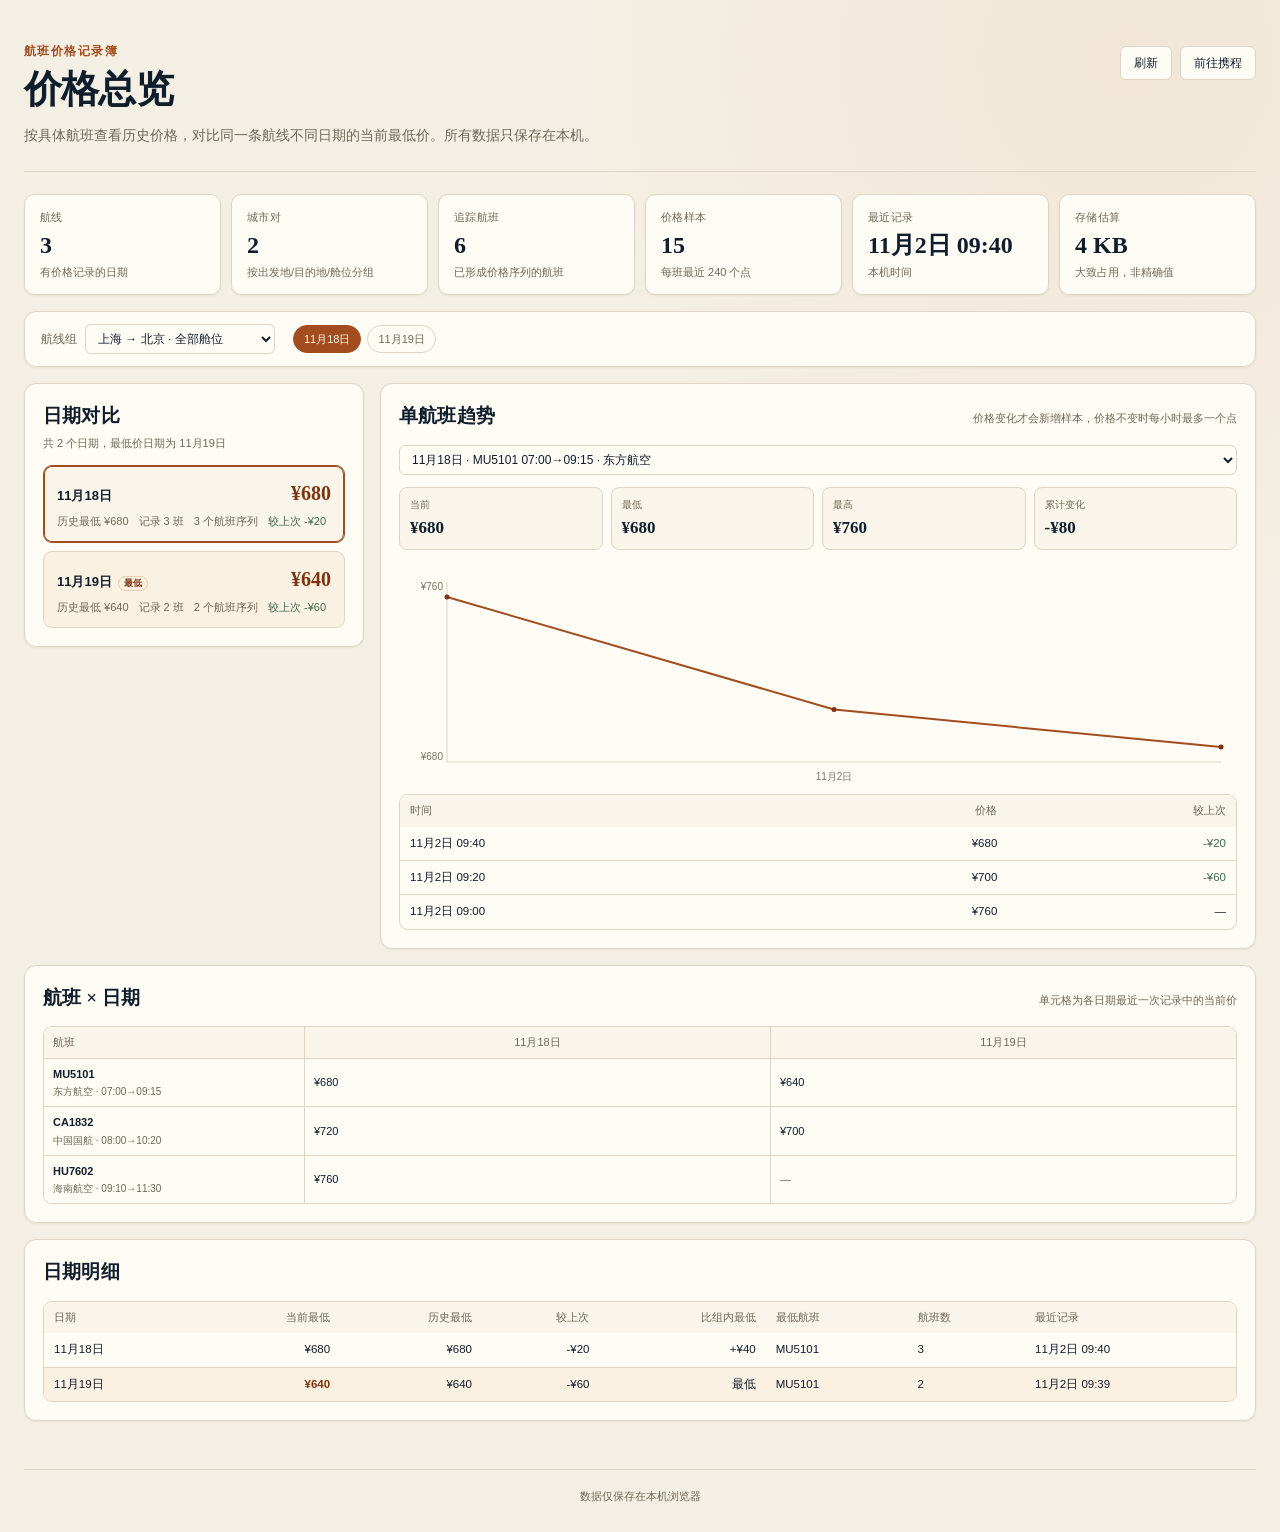
<file: store/dashboard-preview.html>
<!DOCTYPE html>
<html lang="zh-CN">
<head>
<meta charset="utf-8">
<title>航班价格总览 · 航班价格记录簿</title>
<link rel="stylesheet" href="../src/popup/popup.css">
<link rel="stylesheet" href="../src/dashboard/dashboard.css">
</head>
<body class="dashboard">
<div id="app" class="dashboard-app">
  <header class="dashboard-header">
    <div class="dashboard-heading">
      <p class="dashboard-eyebrow">航班价格记录簿</p>
      <h1>价格总览</h1>
      <p class="dashboard-subtitle">按具体航班查看历史价格，对比同一条航线不同日期的当前最低价。所有数据只保存在本机。</p>
    </div>
    <div class="dashboard-actions">
      <button id="refreshButton" class="button" type="button">刷新</button>
      <a class="button" href="https://flights.ctrip.com/" target="_blank" rel="noopener noreferrer">前往携程</a>
    </div>
  </header>
  <main class="dashboard-main">
    <section id="summary" class="summary-grid" aria-label="统计概览"></section>
    <section class="panel filter-panel" aria-label="筛选">
      <label class="filter-field"><span>航线组</span><select id="groupSelect"></select></label>
      <div id="dateChips" class="date-chips" aria-label="日期"></div>
    </section>
    <div class="dashboard-grid">
      <section class="panel date-panel">
        <div class="panel-heading"><h2>日期对比</h2><span id="dateHint" class="panel-hint"></span></div>
        <div id="dateOverview"></div>
      </section>
      <section class="panel trend-panel">
        <div class="panel-heading"><h2>单航班趋势</h2><span class="panel-hint">价格变化才会新增样本，价格不变时每小时最多一个点</span></div>
        <div id="trendBody"></div>
      </section>
      <section class="panel matrix-panel">
        <div class="panel-heading"><h2>航班 × 日期</h2><span class="panel-hint">单元格为各日期最近一次记录中的当前价</span></div>
        <div id="matrix"></div>
      </section>
      <section class="panel compare-panel">
        <div class="panel-heading"><h2>日期明细</h2></div>
        <div id="comparison"></div>
      </section>
    </div>
  </main>
  <footer class="dashboard-footer">数据仅保存在本机浏览器</footer>
</div>

<script>
(function () {
  "use strict";
  var KEY_A = "oneway:SHA-PEK:2026-11-18:y_s_c_f";
  var KEY_B = "oneway:SHA-PEK:2026-11-19:y_s_c_f";
  var KEY_C = "oneway:SHA-PEK:2026-11-18:c_f";
  var store = { ctripRoutes: {} };
  var t1 = new Date(2026, 10, 2, 9, 0).getTime();
  var t2 = new Date(2026, 10, 2, 9, 20).getTime();
  var t3 = new Date(2026, 10, 2, 9, 40).getTime();

  function series(no, airline, depart, arrive, samples) {
    return {
      no: no, airline: airline, departTime: depart, arriveTime: arrive,
      transfers: 0, firstSeenAt: samples[0][0],
      lastSeenAt: samples[samples.length - 1][0],
      latestPrice: samples[samples.length - 1][1], samples: samples
    };
  }
  function route(date, cabin, price, no, flights, history, flightHistory, updatedAt) {
    return {
      key: "x", originCode: "SHA", originName: "上海", destCode: "PEK", destName: "北京",
      departDate: date, cabin: cabin, currency: "CNY",
      url: "https://flights.ctrip.com/online/list/oneway-sha-pek?depdate=" + date + "&cabin=" + cabin,
      createdAt: t1, updatedAt: updatedAt,
      latest: { t: updatedAt, minPrice: price, minFlightNo: no, flights: flights },
      history: history, flightHistory: flightHistory
    };
  }

  store.ctripRoutes[KEY_A] = route("2026-11-18", "y_s_c_f", 680, "MU5101", [
    { no: "MU5101", airline: "东方航空", departTime: "07:00", arriveTime: "09:15", transfers: 0, price: 680 },
    { no: "CA1832", airline: "中国国航", departTime: "08:00", arriveTime: "10:20", transfers: 0, price: 720 },
    { no: "HU7602", airline: "海南航空", departTime: "09:10", arriveTime: "11:30", transfers: 0, price: 760 }
  ], [
    { t: t1, minPrice: 760, minFlightNo: "HU7602" },
    { t: t2, minPrice: 700, minFlightNo: "CA1832" },
    { t: t3, minPrice: 680, minFlightNo: "MU5101" }
  ], {
    "MU5101|07:00|09:15": series("MU5101", "东方航空", "07:00", "09:15", [[t1, 760], [t2, 700], [t3, 680]]),
    "CA1832|08:00|10:20": series("CA1832", "中国国航", "08:00", "10:20", [[t1, 780], [t2, 720], [t3, 720]]),
    "HU7602|09:10|11:30": series("HU7602", "海南航空", "09:10", "11:30", [[t1, 760], [t2, 760], [t3, 760]])
  }, t3);

  store.ctripRoutes[KEY_B] = route("2026-11-19", "y_s_c_f", 640, "MU5101", [
    { no: "MU5101", airline: "东方航空", departTime: "07:00", arriveTime: "09:15", transfers: 0, price: 640 },
    { no: "CA1832", airline: "中国国航", departTime: "08:00", arriveTime: "10:20", transfers: 0, price: 700 }
  ], [
    { t: t1, minPrice: 700, minFlightNo: "CA1832" },
    { t: t3, minPrice: 640, minFlightNo: "MU5101" }
  ], {
    "MU5101|07:00|09:15": series("MU5101", "东方航空", "07:00", "09:15", [[t1, 700], [t3, 640]]),
    "CA1832|08:00|10:20": series("CA1832", "中国国航", "08:00", "10:20", [[t1, 700], [t3, 700]])
  }, t3 - 60000);

  store.ctripRoutes[KEY_C] = route("2026-11-18", "c_f", 1680, "MU5101", [
    { no: "MU5101", airline: "东方航空", departTime: "07:00", arriveTime: "09:15", transfers: 0, price: 1680 }
  ], [
    { t: t2, minPrice: 1680, minFlightNo: "MU5101" },
    { t: t3, minPrice: 1680, minFlightNo: "MU5101" }
  ], {
    "MU5101|07:00|09:15": series("MU5101", "东方航空", "07:00", "09:15", [[t2, 1680], [t3, 1680]])
  }, t3 - 120000);

  window.chrome = window.chrome || {};
  window.chrome.storage = {
    local: {
      get: async function () { return { ctripRoutes: store.ctripRoutes }; },
      set: async function (obj) { Object.assign(store, obj); }
    },
    onChanged: { addListener: function () {} }
  };
})();
</script>
<script src="../src/shared/format.js"></script>
<script src="../src/shared/flight.js"></script>
<script src="../src/popup/chart.js"></script>
<script src="../src/shared/model.js"></script>
<script src="../src/dashboard/dashboard.js"></script>
</body>
</html>
</file>
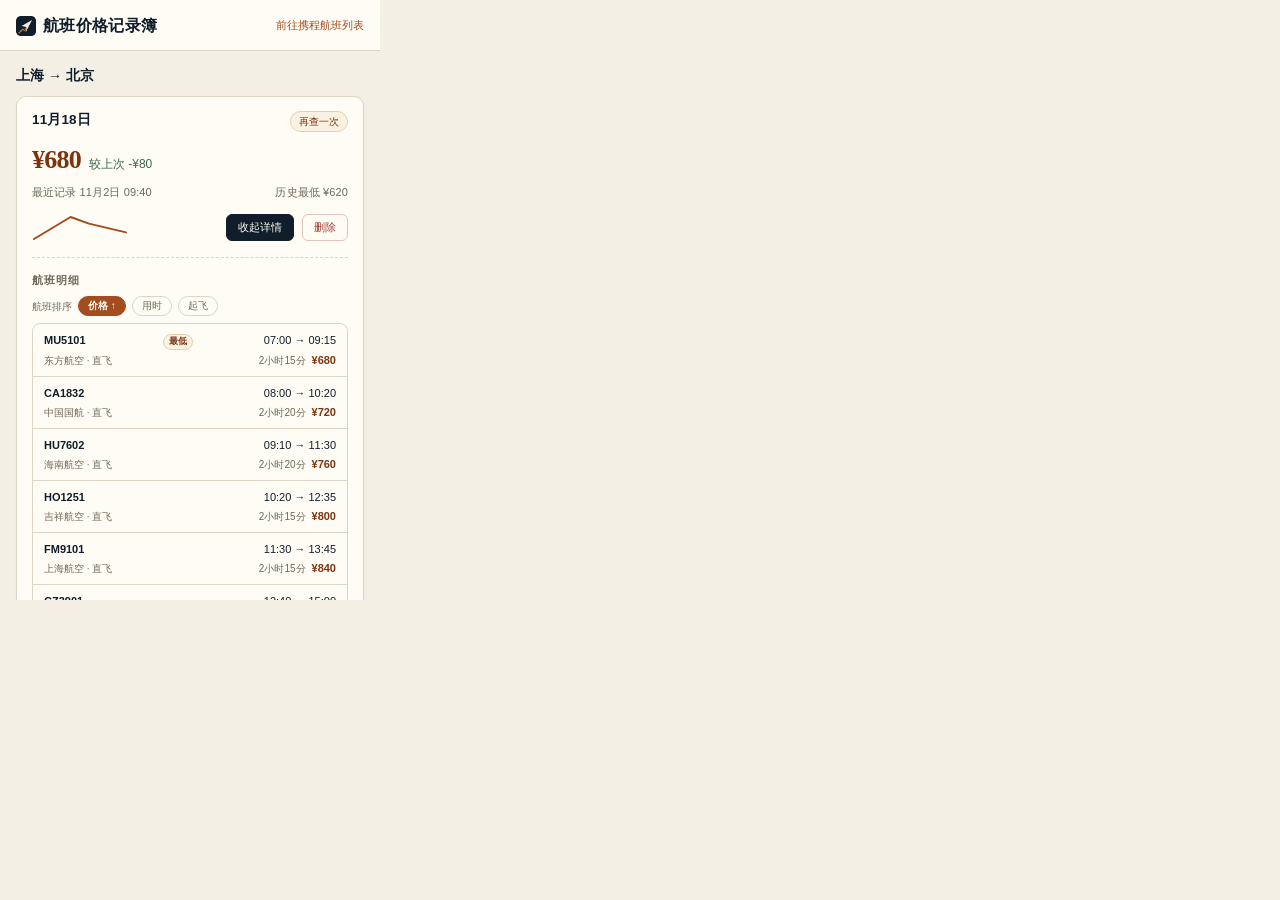
<file: store/popup-preview.html>
<!DOCTYPE html>
<html lang="zh-CN">
<head>
<meta charset="utf-8">
<title>弹窗预览</title>
<link rel="stylesheet" href="../src/popup/popup.css">
<style>
  html, body { width: 100%; max-width: 380px; height: 100%; overflow: hidden; }
  #app { scrollbar-width: none; }
  #app::-webkit-scrollbar { display: none; }
</style>
</head>
<body>
<div id="app"></div>

<script>
(function () {
  "use strict";

  var ROUTE_A_KEY = "oneway:SHA-PEK:2026-11-18:y_s_c_f";
  var ROUTE_B_KEY = "oneway:SHA-PEK:2026-11-19:y_s_c_f";
  var latestTime = new Date(2026, 10, 2, 9, 40).getTime();
  var store = { ctripRoutes: {} };

  store.ctripRoutes[ROUTE_A_KEY] = {
    key: ROUTE_A_KEY,
    flightWay: "oneway",
    originCode: "SHA",
    originName: "上海",
    destCode: "PEK",
    destName: "北京",
    departDate: "2026-11-18",
    cabin: "y_s_c_f",
    currency: "CNY",
    url: "https://flights.ctrip.com/online/list/oneway-sha-pek?depdate=2026-11-18&cabin=y_s_c_f&adult=1&child=0&infant=0",
    createdAt: new Date(2026, 9, 28, 9, 0).getTime(),
    updatedAt: latestTime,
    latest: {
      t: latestTime,
      minPrice: 680,
      minFlightNo: "MU5101",
      flights: [
        { no: "MU5101", airline: "东方航空", departTime: "07:00", arriveTime: "09:15", transfers: 0, price: 680 },
        { no: "CA1832", airline: "中国国航", departTime: "08:00", arriveTime: "10:20", transfers: 0, price: 720 },
        { no: "HU7602", airline: "海南航空", departTime: "09:10", arriveTime: "11:30", transfers: 0, price: 760 },
        { no: "HO1251", airline: "吉祥航空", departTime: "10:20", arriveTime: "12:35", transfers: 0, price: 800 },
        { no: "FM9101", airline: "上海航空", departTime: "11:30", arriveTime: "13:45", transfers: 0, price: 840 },
        { no: "CZ3901", airline: "南方航空", departTime: "12:40", arriveTime: "15:00", transfers: 0, price: 880 },
        { no: "9C8891", airline: "春秋航空", departTime: "13:50", arriveTime: "16:05", transfers: 0, price: 920 },
        { no: "CA1518", airline: "中国国航", departTime: "15:00", arriveTime: "17:15", transfers: 0, price: 960 },
        { no: "MU5129", airline: "东方航空", departTime: "16:10", arriveTime: "18:25", transfers: 0, price: 1020 },
        { no: "HU7618", airline: "海南航空", departTime: "17:20", arriveTime: "19:35", transfers: 0, price: 1080 }
      ]
    },
    history: [
      { t: new Date(2026, 9, 28, 9, 0).getTime(), minPrice: 620, minFlightNo: "MU5101" },
      { t: new Date(2026, 9, 30, 9, 0).getTime(), minPrice: 820, minFlightNo: "MU5101" },
      { t: new Date(2026, 9, 31, 9, 0).getTime(), minPrice: 760, minFlightNo: "MU5101" },
      { t: latestTime, minPrice: 680, minFlightNo: "MU5101" }
    ]
  };

  store.ctripRoutes[ROUTE_B_KEY] = {
    key: ROUTE_B_KEY,
    flightWay: "oneway",
    originCode: "SHA",
    originName: "上海",
    destCode: "PEK",
    destName: "北京",
    departDate: "2026-11-19",
    cabin: "y_s_c_f",
    currency: "CNY",
    url: "https://flights.ctrip.com/online/list/oneway-sha-pek?depdate=2026-11-19&cabin=y_s_c_f&adult=1&child=0&infant=0",
    createdAt: new Date(2026, 9, 29, 8, 0).getTime(),
    updatedAt: new Date(2026, 10, 2, 9, 10).getTime(),
    latest: {
      t: new Date(2026, 10, 2, 9, 10).getTime(),
      minPrice: 640,
      minFlightNo: "CZ3901",
      flights: [
        { no: "CZ3901", airline: "南方航空", departTime: "12:40", arriveTime: "15:00", transfers: 0, price: 640 }
      ]
    },
    history: [
      { t: new Date(2026, 10, 2, 9, 10).getTime(), minPrice: 640, minFlightNo: "CZ3901" }
    ]
  };

  // 只有预览页需要的最小 chrome.storage mock。
  window.chrome = window.chrome || {};
  window.chrome.storage = {
    local: {
      get: async function (key) {
        var keys = Array.isArray(key) ? key : [key];
        var result = {};
        keys.forEach(function (name) {
          result[name] = store[name];
        });
        return result;
      },
      set: async function (obj) {
        Object.assign(store, obj);
      }
    },
    onChanged: {
      addListener: function () {}
    }
  };
})();
</script>

<script src="../src/shared/format.js"></script>
<script src="../src/shared/flight.js"></script>
<script src="../src/shared/backup.js"></script>
<script src="../src/popup/chart.js"></script>
<script src="../src/popup/popup.js"></script>
<script>
(function () {
  "use strict";
  var attempts = 0;

  function expandFirstRoute() {
    var button = document.querySelector(".route-card .button-expand");
    if (button) {
      if (button.getAttribute("aria-expanded") === "false") {
        button.click();
      }
      var app = document.getElementById("app");
      if (app) app.scrollTop = 0;
      return;
    }
    attempts += 1;
    if (attempts < 40) setTimeout(expandFirstRoute, 50);
  }

  setTimeout(expandFirstRoute, 50);
})();
</script>
</body>
</html>
</file>
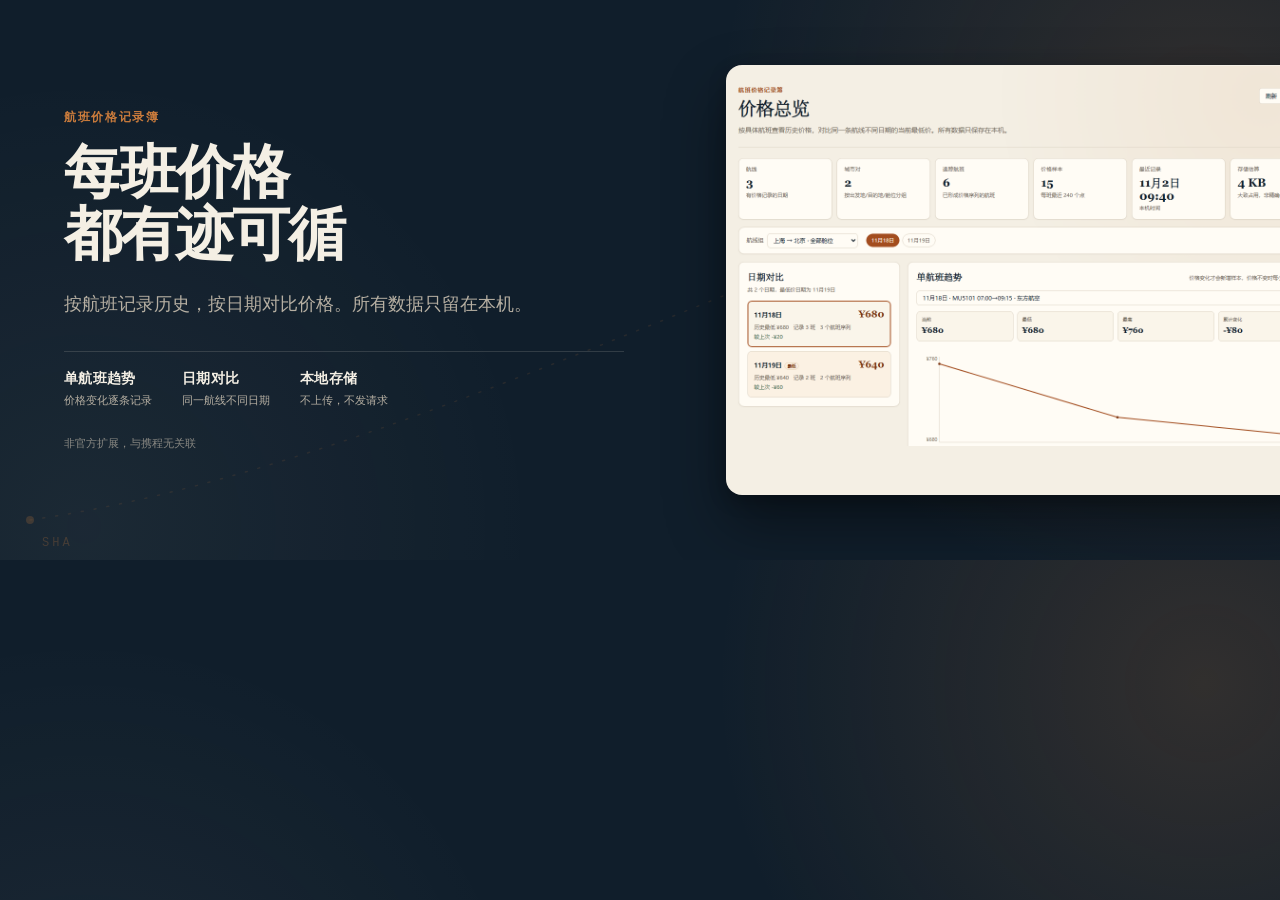
<file: store/promo-large.html>
<!DOCTYPE html>
<html lang="zh-CN">
<head>
<meta charset="utf-8">
<title>航班价格记录簿 · 大型促销磁贴</title>
<style>
  :root {
    --ink: #101e2b;
    --paper: #f4efe4;
    --muted: #b6afa2;
    --copper: #c97b3c;
  }
  * { box-sizing: border-box; }
  html, body {
    width: 1400px;
    height: 560px;
    margin: 0;
    overflow: hidden;
  }
  body {
    color: var(--paper);
    font-family: "Microsoft YaHei UI", "Microsoft YaHei", "PingFang SC", sans-serif;
    background:
      radial-gradient(circle at 86% 22%, rgba(201, 123, 60, 0.18), transparent 38%),
      radial-gradient(circle at 6% 94%, rgba(244, 239, 228, 0.05), transparent 32%),
      var(--ink);
  }
  .stage {
    position: relative;
    display: grid;
    grid-template-columns: minmax(0, 1fr) 610px;
    gap: 44px;
    align-items: center;
    width: 1400px;
    height: 560px;
    padding: 56px 64px;
  }
  .route {
    position: absolute;
    inset: 0;
    width: 100%;
    height: 100%;
    pointer-events: none;
    opacity: 0.55;
  }
  .copy {
    position: relative;
    z-index: 1;
    max-width: 600px;
  }
  .brand {
    margin: 0 0 16px;
    color: var(--copper);
    font-size: 12px;
    font-weight: 600;
    letter-spacing: 0.14em;
  }
  h1 {
    margin: 0;
    font-family: "Songti SC", "STSong", "SimSun", "Noto Serif SC", Georgia, serif;
    font-size: 58px;
    font-weight: 700;
    line-height: 1.08;
    letter-spacing: -0.035em;
  }
  .lede {
    max-width: 500px;
    margin: 22px 0 0;
    color: var(--muted);
    font-size: 18px;
    line-height: 1.7;
  }
  .facts {
    display: flex;
    gap: 30px;
    max-width: 560px;
    margin-top: 32px;
    padding-top: 18px;
    border-top: 1px solid rgba(244, 239, 228, 0.14);
  }
  .facts b {
    display: block;
    color: var(--paper);
    font-size: 14px;
    font-weight: 600;
    letter-spacing: 0.02em;
  }
  .facts span {
    display: block;
    margin-top: 5px;
    color: var(--muted);
    font-size: 11px;
  }
  .note {
    margin: 28px 0 0;
    color: rgba(182, 175, 162, 0.72);
    font-size: 11px;
  }
  .shot {
    position: relative;
    z-index: 1;
    width: 610px;
    height: 430px;
    overflow: hidden;
    background: var(--paper);
    border: 1px solid rgba(244, 239, 228, 0.2);
    border-radius: 16px;
    box-shadow:
      0 28px 60px rgba(0, 0, 0, 0.42),
      0 6px 18px rgba(0, 0, 0, 0.22);
  }
  .shot img {
    display: block;
    width: 100%;
    height: 100%;
    object-fit: contain;
    object-position: top center;
    background: var(--paper);
  }
</style>
</head>
<body>
  <div class="stage">
    <svg class="route" viewBox="0 0 1400 560" aria-hidden="true">
      <path d="M 30 520 C 380 470, 760 260, 1360 50"
            fill="none" stroke="#c97b3c" stroke-width="1.5"
            stroke-linecap="round" stroke-dasharray="2 11" opacity="0.22"/>
      <circle cx="30" cy="520" r="4" fill="#c97b3c" opacity="0.4"/>
      <circle cx="1360" cy="50" r="4" fill="#c97b3c" opacity="0.4"/>
      <text x="42" y="546" fill="#c97b3c" opacity="0.45"
            font-family="Consolas, monospace" font-size="12" letter-spacing="3">SHA</text>
      <text x="1300" y="34" fill="#c97b3c" opacity="0.45"
            font-family="Consolas, monospace" font-size="12" letter-spacing="3">PEK</text>
    </svg>

    <div class="copy">
      <p class="brand">航班价格记录簿</p>
      <h1>每班价格<br>都有迹可循</h1>
      <p class="lede">按航班记录历史，按日期对比价格。所有数据只留在本机。</p>
      <div class="facts">
        <div><b>单航班趋势</b><span>价格变化逐条记录</span></div>
        <div><b>日期对比</b><span>同一航线不同日期</span></div>
        <div><b>本地存储</b><span>不上传，不发请求</span></div>
      </div>
      <p class="note">非官方扩展，与携程无关联</p>
    </div>

    <div class="shot">
      <img src="dashboard-screenshot-1.png" alt="航班价格记录簿仪表盘">
    </div>
  </div>
</body>
</html>
</file>
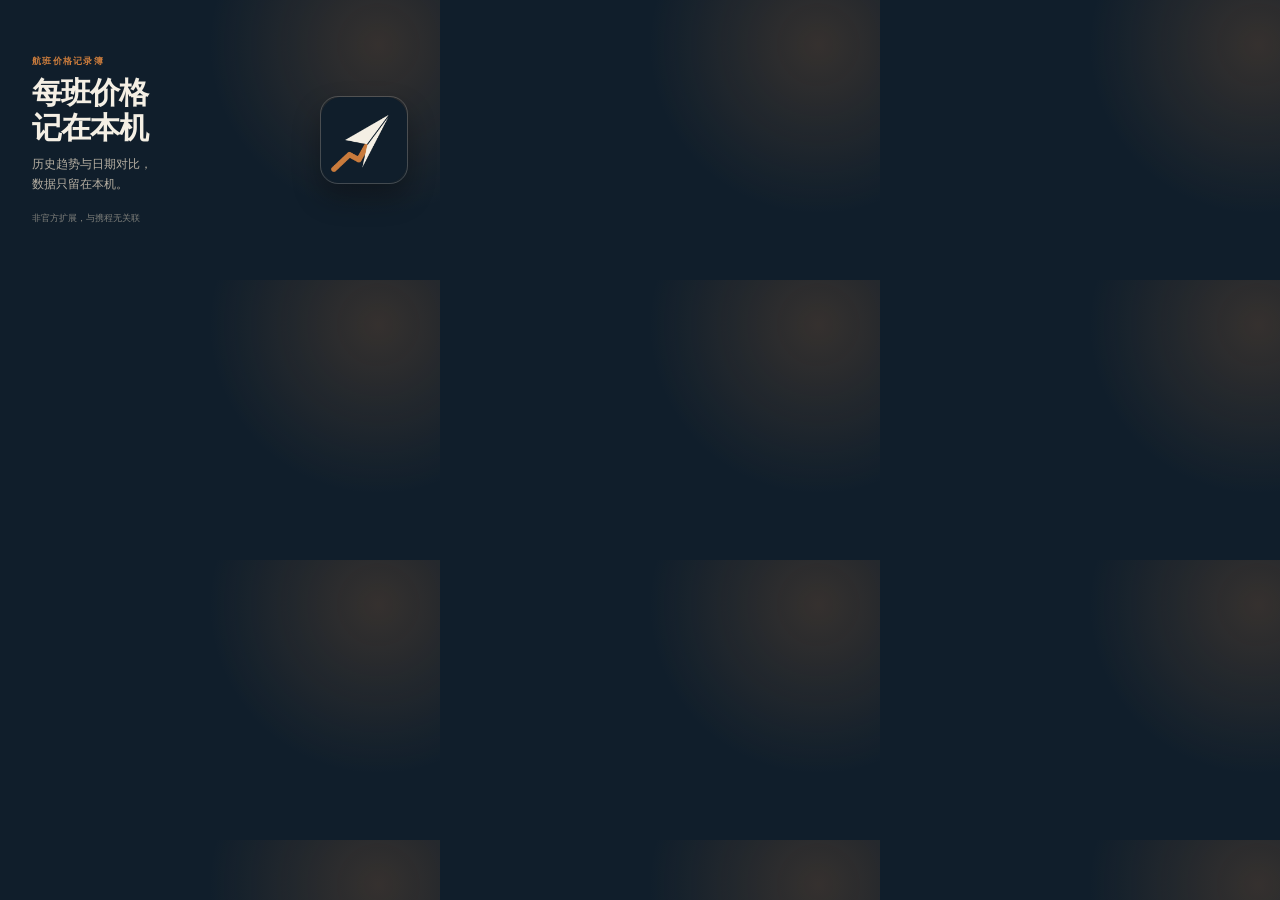
<file: store/promo-small.html>
<!DOCTYPE html>
<html lang="zh-CN">
<head>
<meta charset="utf-8">
<title>航班价格记录簿 · 小型促销磁贴</title>
<style>
  :root {
    --ink: #101e2b;
    --paper: #f4efe4;
    --muted: #b6afa2;
    --copper: #c97b3c;
  }
  * { box-sizing: border-box; }
  html, body {
    width: 440px;
    height: 280px;
    margin: 0;
    overflow: hidden;
  }
  body {
    color: var(--paper);
    font-family: "Microsoft YaHei UI", "Microsoft YaHei", "PingFang SC", sans-serif;
    background:
      radial-gradient(circle at 86% 16%, rgba(201, 123, 60, 0.2), transparent 38%),
      var(--ink);
  }
  .stage {
    display: flex;
    align-items: center;
    justify-content: space-between;
    gap: 20px;
    width: 440px;
    height: 280px;
    padding: 30px 32px;
  }
  .copy { min-width: 0; }
  .brand {
    margin: 0 0 8px;
    color: var(--copper);
    font-size: 9px;
    font-weight: 600;
    letter-spacing: 0.14em;
  }
  h1 {
    margin: 0;
    font-family: "Songti SC", "STSong", "SimSun", "Noto Serif SC", Georgia, serif;
    font-size: 30px;
    font-weight: 700;
    line-height: 1.15;
    letter-spacing: -0.03em;
  }
  .lede {
    margin: 10px 0 0;
    color: var(--muted);
    font-size: 12px;
    line-height: 1.6;
  }
  .note {
    margin: 18px 0 0;
    color: rgba(182, 175, 162, 0.68);
    font-size: 9px;
  }
  .mark {
    flex: none;
    width: 88px;
    height: 88px;
    overflow: hidden;
    border: 1px solid rgba(244, 239, 228, 0.2);
    border-radius: 18px;
    box-shadow: 0 14px 28px rgba(0, 0, 0, 0.32);
  }
  .mark img {
    display: block;
    width: 100%;
    height: 100%;
  }
</style>
</head>
<body>
  <div class="stage">
    <div class="copy">
      <p class="brand">航班价格记录簿</p>
      <h1>每班价格<br>记在本机</h1>
      <p class="lede">历史趋势与日期对比，<br>数据只留在本机。</p>
      <p class="note">非官方扩展，与携程无关联</p>
    </div>
    <div class="mark">
      <img src="logo-300.png" alt="航班价格记录簿 Logo">
    </div>
  </div>
</body>
</html>
</file>
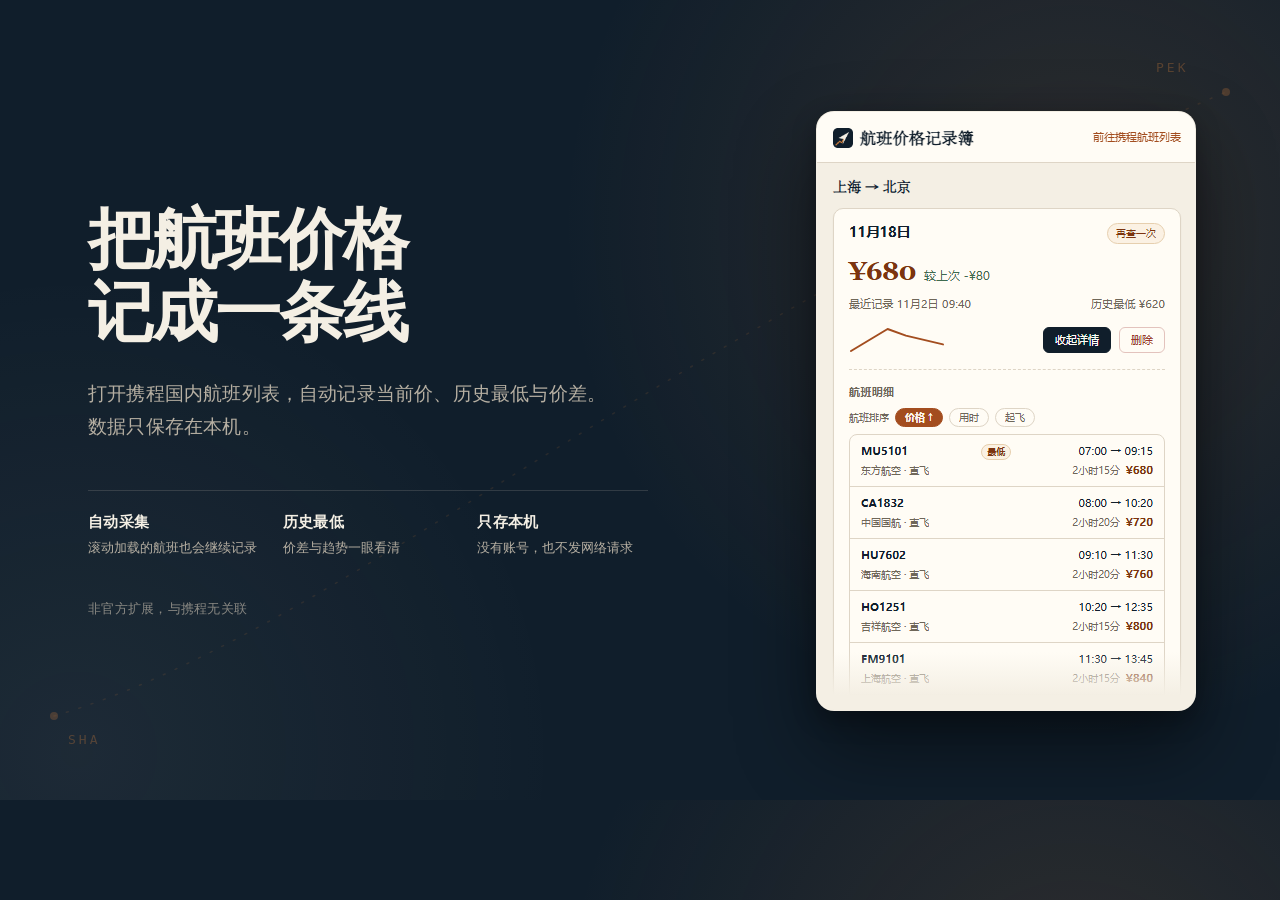
<file: store/screenshot.html>
<!DOCTYPE html>
<html lang="zh-CN">
<head>
<meta charset="utf-8">
<title>航班价格记录簿 · 商店截图</title>
<style>
  :root {
    --ink: #101e2b;
    --paper: #f4efe4;
    --muted: #b6afa2;
    --accent: #c97b3c;
    --line: rgba(222, 213, 198, 0.16);
  }

  * { box-sizing: border-box; }

  html, body {
    width: 1280px;
    height: 800px;
    margin: 0;
    overflow: hidden;
  }

  body {
    background:
      radial-gradient(circle at 84% 28%, rgba(201, 123, 60, 0.16), transparent 42%),
      radial-gradient(circle at 6% 94%, rgba(244, 239, 228, 0.06), transparent 34%),
      var(--ink);
    color: var(--paper);
    font-family: "Microsoft YaHei UI", "Microsoft YaHei", "PingFang SC", sans-serif;
  }

  .stage {
    position: relative;
    width: 1280px;
    height: 800px;
    padding: 84px 84px 62px 88px;
    display: grid;
    grid-template-columns: minmax(0, 1fr) 380px;
    gap: 70px;
    align-items: center;
    transform-origin: top left;
  }

  .route-map {
    position: absolute;
    inset: 0;
    width: 100%;
    height: 100%;
    pointer-events: none;
    opacity: 0.6;
  }

  .copy {
    position: relative;
    z-index: 1;
    max-width: 560px;
  }

  h1 {
    margin: 0;
    font-family: "Songti SC", "STSong", "SimSun", "Noto Serif SC", Georgia, serif;
    font-size: 66px;
    line-height: 1.1;
    font-weight: 700;
    letter-spacing: -0.035em;
  }

  .lede {
    max-width: 540px;
    margin: 28px 0 0;
    color: var(--muted);
    font-size: 19px;
    line-height: 1.75;
    letter-spacing: 0.01em;
  }

  .facts {
    display: grid;
    grid-template-columns: repeat(3, minmax(0, 1fr));
    gap: 24px;
    margin-top: 46px;
    padding-top: 22px;
    border-top: 1px solid var(--line);
  }

  .facts b {
    display: block;
    color: var(--paper);
    font-size: 15px;
    font-weight: 600;
    letter-spacing: 0.02em;
  }

  .facts span {
    display: block;
    margin-top: 7px;
    color: var(--muted);
    font-size: 12.5px;
    line-height: 1.55;
  }

  .note {
    margin: 42px 0 0;
    color: rgba(182, 175, 162, 0.72);
    font-size: 13px;
    letter-spacing: 0.02em;
  }

  .device {
    position: relative;
    z-index: 1;
    width: 380px;
    height: 600px;
    border: 1px solid rgba(244, 239, 228, 0.18);
    border-radius: 18px;
    overflow: hidden;
    background: #f4efe4;
    box-shadow:
      0 36px 80px rgba(0, 0, 0, 0.46),
      0 8px 24px rgba(0, 0, 0, 0.28);
  }

  .device::before {
    content: "";
    position: absolute;
    left: 0;
    right: 0;
    bottom: 0;
    height: 58px;
    z-index: 2;
    pointer-events: none;
    background: linear-gradient(to bottom, rgba(244, 239, 228, 0), #f4efe4 74%);
  }

  .device::after {
    content: "";
    position: absolute;
    inset: 0;
    border-radius: inherit;
    pointer-events: none;
    box-shadow: inset 0 0 0 1px rgba(255, 255, 255, 0.08);
  }

  .device img {
    display: block;
    width: 380px;
    height: 600px;
    object-fit: cover;
  }
</style>
</head>
<body>
  <div class="stage">
    <svg class="route-map" viewBox="0 0 1280 800" aria-hidden="true">
      <path d="M 54 716 C 330 636, 650 338, 1226 92"
            fill="none" stroke="#c97b3c" stroke-width="1.5"
            stroke-linecap="round" stroke-dasharray="2 11" opacity="0.22"/>
      <circle cx="54" cy="716" r="4" fill="#c97b3c" opacity="0.45"/>
      <circle cx="1226" cy="92" r="4" fill="#c97b3c" opacity="0.45"/>
      <text x="68" y="744" fill="#c97b3c" opacity="0.55"
            font-family="Consolas, monospace" font-size="13" letter-spacing="3">SHA</text>
      <text x="1156" y="72" fill="#c97b3c" opacity="0.55"
            font-family="Consolas, monospace" font-size="13" letter-spacing="3">PEK</text>
    </svg>

    <div class="copy">
      <h1>把航班价格<br>记成一条线</h1>
      <p class="lede">打开携程国内航班列表，自动记录当前价、历史最低与价差。<br>数据只保存在本机。</p>

      <div class="facts">
        <div>
          <b>自动采集</b>
          <span>滚动加载的航班也会继续记录</span>
        </div>
        <div>
          <b>历史最低</b>
          <span>价差与趋势一眼看清</span>
        </div>
        <div>
          <b>只存本机</b>
          <span>没有账号，也不发网络请求</span>
        </div>
      </div>

      <p class="note">非官方扩展，与携程无关联</p>
    </div>

    <div class="device">
      <img src="popup-shot.png" width="380" height="600" alt="上海到北京航班价格记录弹窗">
    </div>
  </div>
  <script>
    (function () {
      "use strict";
      var stage = document.querySelector(".stage");

      function fitPreview() {
        var scale = Math.min(1, window.innerWidth / 1280);
        stage.style.transform = scale < 1 ? "scale(" + scale + ")" : "";
      }

      fitPreview();
      window.addEventListener("resize", fitPreview);
    })();
  </script>
</body>
</html>
</file>
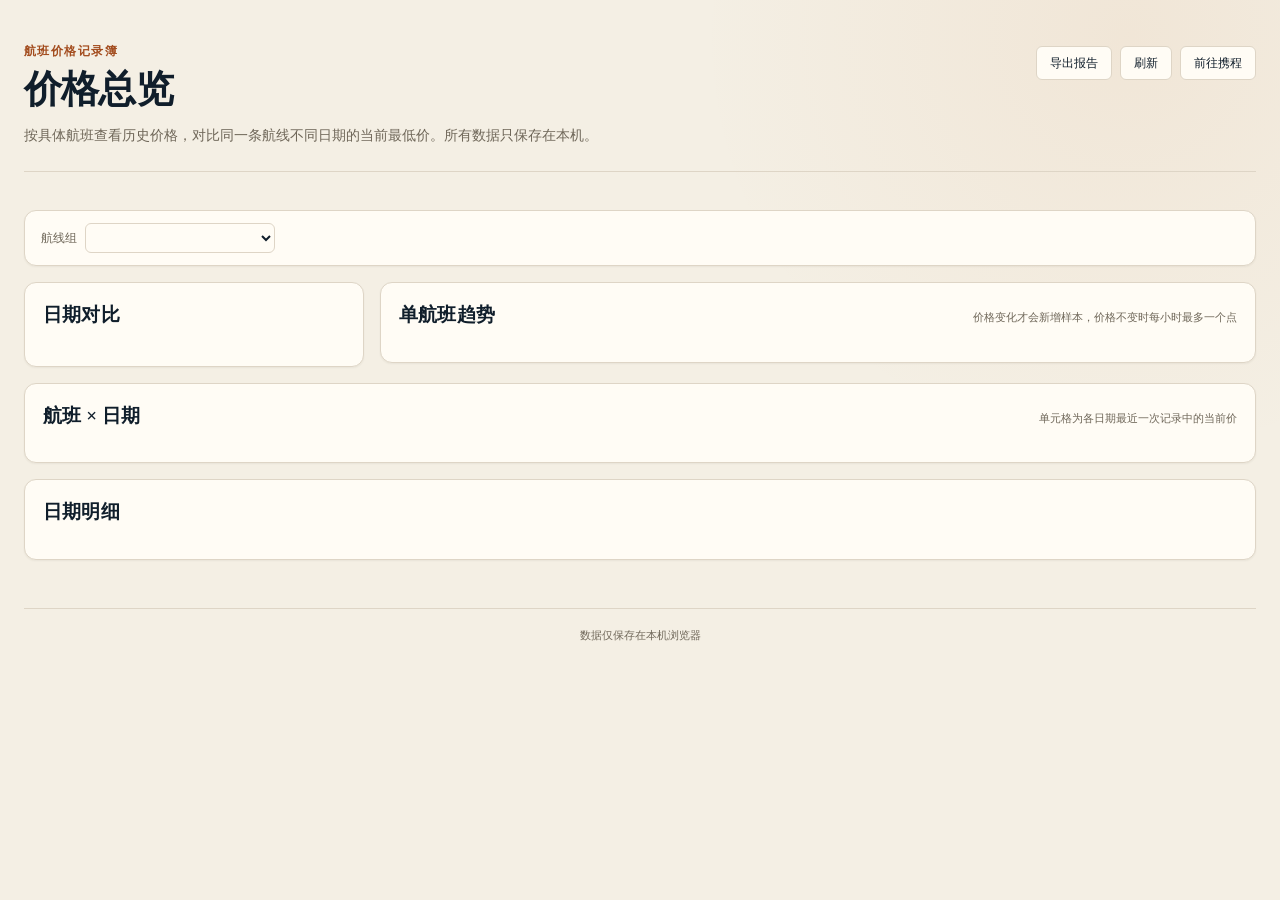
<file: src/dashboard/dashboard.html>
<!DOCTYPE html>
<html lang="zh-CN">
  <head>
    <meta charset="UTF-8" />
    <meta name="viewport" content="width=device-width, initial-scale=1" />
    <title>航班价格总览 · 航班价格记录簿</title>
    <link rel="stylesheet" href="../popup/popup.css" />
    <link rel="stylesheet" href="dashboard.css" />
  </head>
  <body class="dashboard">
    <div id="app" class="dashboard-app">
      <header class="dashboard-header">
        <div class="dashboard-heading">
          <p class="dashboard-eyebrow">航班价格记录簿</p>
          <h1>价格总览</h1>
          <p class="dashboard-subtitle">
            按具体航班查看历史价格，对比同一条航线不同日期的当前最低价。所有数据只保存在本机。
          </p>
        </div>
        <div class="dashboard-actions">
          <button id="exportReportButton" class="button" type="button" disabled>
            导出报告
          </button>
          <button id="refreshButton" class="button" type="button">刷新</button>
          <a
            class="button"
            href="https://flights.ctrip.com/"
            target="_blank"
            rel="noopener noreferrer"
            >前往携程</a
          >
        </div>
      </header>

      <main class="dashboard-main">
        <section id="summary" class="summary-grid" aria-label="统计概览"></section>

        <section class="panel filter-panel" aria-label="筛选">
          <label class="filter-field">
            <span>航线组</span>
            <select id="groupSelect"></select>
          </label>
          <div id="dateChips" class="date-chips" aria-label="日期"></div>
        </section>

        <div class="dashboard-grid">
          <section class="panel date-panel">
            <div class="panel-heading">
              <h2>日期对比</h2>
              <span id="dateHint" class="panel-hint"></span>
            </div>
            <div id="dateOverview"></div>
          </section>

          <section class="panel trend-panel">
            <div class="panel-heading">
              <h2>单航班趋势</h2>
              <span class="panel-hint">价格变化才会新增样本，价格不变时每小时最多一个点</span>
            </div>
            <div id="trendBody"></div>
          </section>

          <section class="panel matrix-panel">
            <div class="panel-heading">
              <h2>航班 × 日期</h2>
              <span class="panel-hint">单元格为各日期最近一次记录中的当前价</span>
            </div>
            <div id="matrix"></div>
          </section>

          <section class="panel compare-panel">
            <div class="panel-heading">
              <h2>日期明细</h2>
            </div>
            <div id="comparison"></div>
          </section>
        </div>
      </main>

      <footer class="dashboard-footer">数据仅保存在本机浏览器</footer>
    </div>

    <script src="../shared/format.js"></script>
    <script src="../shared/flight.js"></script>
    <script src="../popup/chart.js"></script>
    <script src="../shared/model.js"></script>
    <script src="../shared/report.js"></script>
    <script src="dashboard.js"></script>
  </body>
</html>
</file>
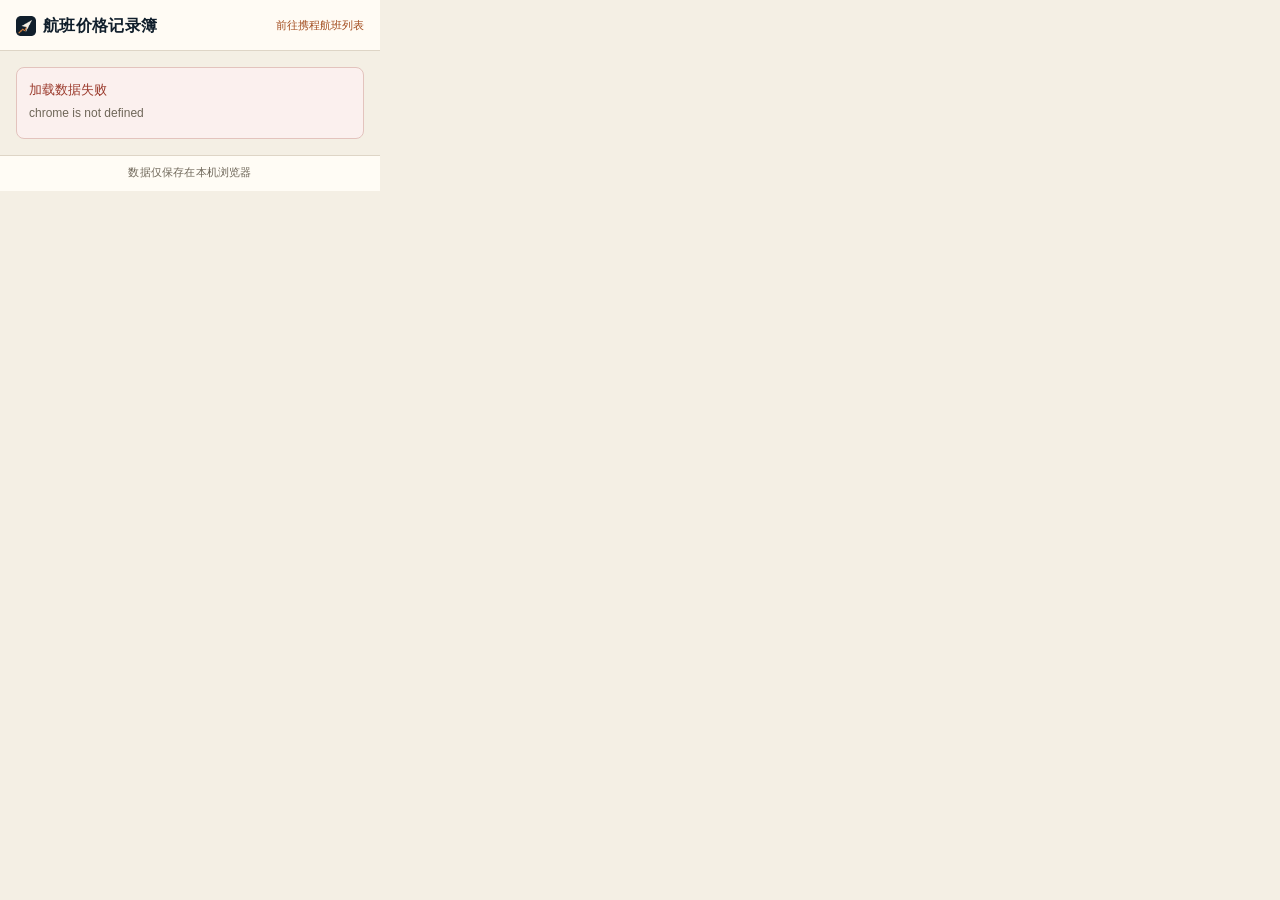
<file: src/popup/popup.html>
<!DOCTYPE html>
<html lang="zh-CN">
  <head>
    <meta charset="UTF-8" />
    <meta name="viewport" content="width=device-width, initial-scale=1" />
    <title>航班价格记录簿</title>
    <link rel="stylesheet" href="popup.css" />
  </head>
  <body>
    <div id="app"></div>
    <script src="../shared/format.js"></script>
    <script src="../shared/flight.js"></script>
    <script src="../shared/backup.js"></script>
    <script src="chart.js"></script>
    <script src="popup.js"></script>
  </body>
</html>
</file>
<file: src/popup/popup.css>
:root {
  color-scheme: light;
  --ink: #101e2b;
  --text: var(--ink);
  --muted: #6f6759;
  --border: #ded5c6;
  --border-strong: #c9b79f;
  --accent: #a34d1f;
  --accent-dark: #7c3410;
  --accent-strong: #5f2a0c;
  --copper-soft: #c97b3c;
  --danger: #9b3a2c;
  --success: #3f6b4f;
  --blue: var(--accent);
  --bg: #f4efe4;
  --surface: #fffcf5;
  --surface-soft: #faf5ea;
  --shadow-sm: 0 1px 2px rgba(58, 47, 32, 0.06);
  --shadow-md: 0 10px 24px rgba(58, 47, 32, 0.1);
  --serif: "Songti SC", "STSong", "SimSun", "Noto Serif SC", Georgia, serif;
}

* {
  box-sizing: border-box;
}

html,
body {
  margin: 0;
}

body {
  width: 380px;
  min-width: 320px;
  max-width: 100%;
  font-family: "Microsoft YaHei UI", "Microsoft YaHei", "PingFang SC", sans-serif;
  font-size: 13px;
  line-height: 1.5;
  color: var(--ink);
  background: var(--bg);
  -webkit-font-smoothing: antialiased;
}

#app {
  display: flex;
  flex-direction: column;
  max-height: 600px;
  overflow-y: auto;
  scrollbar-width: thin;
  scrollbar-color: #c9b79f var(--bg);
}

#app::-webkit-scrollbar {
  width: 8px;
}

#app::-webkit-scrollbar-track {
  background: var(--bg);
}

#app::-webkit-scrollbar-thumb {
  background: #c9b79f;
  border: 2px solid var(--bg);
  border-radius: 999px;
}

.popup-header {
  position: sticky;
  top: 0;
  z-index: 1;
  display: flex;
  align-items: center;
  justify-content: space-between;
  gap: 8px;
  padding: 14px 16px 12px;
  background: rgba(255, 252, 245, 0.97);
  border-bottom: 1px solid var(--border);
}

.header-link {
  font-size: 11px;
  color: var(--accent);
  text-decoration: none;
  white-space: nowrap;
  border-bottom: 1px solid transparent;
}

.header-link:hover {
  color: var(--accent-dark);
  border-bottom-color: currentColor;
}

.header-link:focus-visible {
  outline: 2px solid var(--accent);
  outline-offset: 3px;
  border-radius: 3px;
}

.popup-title {
  display: flex;
  align-items: center;
  gap: 7px;
  margin: 0;
  font-family: var(--serif);
  font-size: 16px;
  font-weight: 700;
  letter-spacing: 0.02em;
  color: var(--ink);
}

.popup-title::before {
  content: "";
  flex: none;
  width: 20px;
  height: 20px;
  background: url("../../icons/icon32.png") center / contain no-repeat;
}

.route-list {
  display: flex;
  flex-direction: column;
  gap: 14px;
  padding: 14px 16px 18px;
}

.route-group {
  display: flex;
  flex-direction: column;
  gap: 10px;
}

.route-group-title {
  margin: 0;
  font-family: var(--serif);
  font-size: 14px;
  font-weight: 600;
  letter-spacing: 0.01em;
  color: var(--ink);
}

.route-card {
  padding: 14px 15px 13px;
  background: var(--surface);
  border: 1px solid var(--border);
  border-radius: 10px;
  box-shadow: var(--shadow-sm);
  transition: box-shadow 0.18s ease, border-color 0.18s ease;
}

.route-card:hover {
  border-color: var(--border-strong);
  box-shadow: var(--shadow-md);
}

.route-title-row {
  display: flex;
  align-items: flex-start;
  justify-content: space-between;
  gap: 8px;
}

.route-title {
  margin: 0;
  font-size: 13.5px;
  font-weight: 600;
  line-height: 1.4;
  letter-spacing: 0.01em;
}

.requery-link {
  flex: none;
  padding: 2px 8px;
  font-size: 10px;
  font-weight: 500;
  color: var(--accent-dark);
  text-decoration: none;
  background: #fbf1e3;
  border: 1px solid #e6cfae;
  border-radius: 999px;
}

.requery-link:hover {
  color: var(--accent);
  border-color: var(--accent);
}

.price-row {
  display: flex;
  align-items: baseline;
  gap: 8px;
  margin-top: 8px;
}

.current-price {
  font-family: Georgia, "Times New Roman", var(--serif);
  font-size: 26px;
  font-weight: 700;
  font-variant-numeric: tabular-nums;
  letter-spacing: -0.03em;
  color: var(--accent-dark);
}

.delta {
  font-size: 12px;
  color: var(--muted);
}

.delta-up {
  color: var(--danger);
}

.delta-down {
  color: var(--success);
}

.delta-first,
.delta-flat {
  color: var(--muted);
}

.delta:empty {
  display: none;
}

.meta-row {
  display: flex;
  justify-content: space-between;
  gap: 8px;
  margin-top: 5px;
  font-size: 11px;
  color: var(--muted);
  letter-spacing: 0.01em;
}

.card-actions {
  display: flex;
  align-items: center;
  gap: 8px;
  margin-top: 12px;
}

.sparkline {
  display: inline-flex;
  flex: 1;
  align-items: center;
  min-width: 0;
}

.sparkline svg {
  display: block;
  max-width: 100%;
  height: 30px;
}

.button {
  padding: 5px 11px;
  font-family: inherit;
  font-size: 11px;
  color: var(--ink);
  cursor: pointer;
  background: transparent;
  border: 1px solid var(--border);
  border-radius: 6px;
  transition: background 0.15s ease, border-color 0.15s ease, color 0.15s ease;
}

.button:hover {
  color: var(--accent-dark);
  background: var(--surface-soft);
  border-color: var(--border-strong);
}

.button-expand {
  color: var(--surface);
  background: var(--ink);
  border-color: var(--ink);
}

.button-expand:hover {
  color: #fff8ee;
  background: var(--accent-dark);
  border-color: var(--accent-dark);
}

.button-danger {
  color: var(--danger);
  border-color: #e3c3bd;
}

.button-danger:hover {
  color: #7f2a1f;
  background: #fbf0ee;
  border-color: #d8a9a1;
}

.button.is-confirming {
  color: #fff8ee;
  background: var(--danger);
  border-color: var(--danger);
}

.details {
  margin-top: 14px;
  padding-top: 13px;
  border-top: 1px dashed var(--border);
}

.details[hidden] {
  display: none;
}

.details-title {
  margin: 2px 0 7px;
  font-size: 10.5px;
  font-weight: 600;
  letter-spacing: 0.08em;
  color: var(--muted);
}

.chart {
  margin-bottom: 10px;
}

.chart svg {
  display: block;
  max-width: 100%;
  height: auto;
}

.flight-list-wrap {
  margin-top: 8px;
}

.flight-sort {
  display: flex;
  align-items: center;
  gap: 6px;
  margin-bottom: 7px;
}

.flight-sort-label {
  font-size: 10px;
  color: var(--muted);
}

.sort-button {
  padding: 2px 9px;
  font-family: inherit;
  font-size: 10px;
  color: var(--muted);
  cursor: pointer;
  background: transparent;
  border: 1px solid var(--border);
  border-radius: 999px;
  transition: color 0.15s ease, background 0.15s ease, border-color 0.15s ease;
}

.sort-button:hover {
  color: var(--accent-dark);
  border-color: var(--border-strong);
}

.sort-button.is-active {
  font-weight: 600;
  color: #fff8ee;
  background: var(--accent);
  border-color: var(--accent);
}

.sort-button:focus-visible {
  outline: 2px solid var(--accent);
  outline-offset: 2px;
}

.settings-row {
  padding: 0 16px 10px;
}

.data-actions {
  display: flex;
  gap: 8px;
  padding: 0 16px 10px;
}

.data-button {
  flex: 1;
  padding: 6px 8px;
  font-size: 11px;
}

.panel-button {
  display: block;
  margin: 0 16px 10px;
  padding: 7px 10px;
  text-align: center;
  text-decoration: none;
}

.import-input {
  display: none;
}

.setting-label {
  display: inline-flex;
  gap: 7px;
  align-items: center;
  font-size: 11px;
  color: var(--muted);
  cursor: pointer;
}

.setting-checkbox {
  width: 13px;
  height: 13px;
  margin: 0;
  accent-color: var(--accent);
}

.flight-badge {
  margin-left: 6px;
  padding: 0 5px;
  font-size: 9px;
  font-weight: 600;
  color: var(--accent-dark);
  background: #fbf1e3;
  border: 1px solid #e6cfae;
  border-radius: 999px;
}

.flight-list {
  margin: 0;
  padding: 0;
  list-style: none;
  background: var(--surface);
  border: 1px solid var(--border);
  border-radius: 8px;
  overflow: hidden;
}

.flight-row {
  display: flex;
  flex-direction: column;
  gap: 2px;
  padding: 8px 11px;
  border-top: 1px solid var(--border);
}

.flight-row:first-child {
  border-top: 0;
}

.flight-row:hover {
  background: var(--surface-soft);
}

.flight-main,
.flight-sub {
  display: flex;
  align-items: baseline;
  justify-content: space-between;
  gap: 8px;
  min-width: 0;
}

.flight-code {
  min-width: 0;
  font-size: 11px;
  font-weight: 600;
  white-space: nowrap;
  overflow: hidden;
  text-overflow: ellipsis;
}

.flight-time {
  flex: none;
  font-size: 11px;
  font-variant-numeric: tabular-nums;
  white-space: nowrap;
}

.flight-meta {
  min-width: 0;
  font-size: 10px;
  color: var(--muted);
  white-space: nowrap;
  overflow: hidden;
  text-overflow: ellipsis;
}

.flight-right {
  display: flex;
  flex: none;
  align-items: baseline;
  gap: 6px;
  white-space: nowrap;
}

.flight-duration {
  font-size: 10px;
  color: var(--muted);
  font-variant-numeric: tabular-nums;
}

.flight-price {
  font-size: 11px;
  font-weight: 600;
  font-variant-numeric: tabular-nums;
  color: var(--accent-dark);
}

.flight-empty {
  padding: 10px;
  color: var(--muted);
  text-align: center;
}

.flight-table-toggle {
  display: block;
  width: 100%;
  margin-top: 7px;
  padding: 7px;
  border: 1px solid var(--border);
  border-radius: 6px;
  background: var(--surface-soft);
  color: var(--accent);
  font: inherit;
  font-size: 11px;
  cursor: pointer;
}

.flight-table-toggle:hover {
  color: var(--accent-dark);
  border-color: var(--border-strong);
}

.bottom-actions {
  padding: 0 16px 14px;
}

.button-clear {
  width: 100%;
  padding: 7px 10px;
  font-size: 12px;
  color: var(--danger);
  border-color: #e3c3bd;
}

.button-clear:hover {
  color: #7f2a1f;
  background: #fbf0ee;
  border-color: #d8a9a1;
}

.empty-view {
  display: flex;
  flex-direction: column;
  gap: 12px;
  align-items: center;
  padding: 44px 24px;
  text-align: center;
}

.empty-state {
  margin: 0;
  font-size: 13px;
  line-height: 1.7;
  color: var(--muted);
}

.notice {
  margin: 0 16px 10px;
  padding: 8px 10px;
  font-size: 12px;
  color: var(--ink);
  background: #fbf1e3;
  border: 1px solid #e6cfae;
  border-radius: 8px;
  word-break: break-word;
}

.error-state {
  margin: 16px;
  padding: 12px;
  color: var(--danger);
  background: #fbf0ee;
  border: 1px solid #e3c3bd;
  border-radius: 8px;
}

.error-title,
.error-message {
  margin: 0 0 4px;
}

.error-message {
  font-size: 12px;
  color: var(--muted);
  word-break: break-word;
}

.popup-footer {
  padding: 9px 16px 11px;
  margin-top: auto;
  font-size: 10.5px;
  letter-spacing: 0.02em;
  color: var(--muted);
  text-align: center;
  background: var(--surface);
  border-top: 1px solid var(--border);
}

.button:focus-visible,
.requery-link:focus-visible {
  outline: 2px solid var(--accent);
  outline-offset: 2px;
}

@media (max-width: 379px) {
  .popup-header {
    padding: 12px 12px 10px;
  }

  .popup-title {
    gap: 6px;
    font-size: 15px;
  }

  .popup-title::before {
    width: 18px;
    height: 18px;
  }

  .header-link {
    font-size: 10px;
  }

  .route-list {
    padding: 12px 12px 16px;
  }

  .settings-row,
  .data-actions,
  .bottom-actions {
    padding-left: 12px;
    padding-right: 12px;
  }

  .panel-button {
    margin-left: 12px;
    margin-right: 12px;
  }

  .flight-row {
    padding: 8px 9px;
  }

  .card-actions,
  .flight-sort {
    flex-wrap: wrap;
  }
}

@media (max-width: 340px) {
  .popup-header {
    flex-wrap: wrap;
    row-gap: 4px;
  }

  .header-link {
    margin-left: auto;
  }
}
</file>
<file: src/dashboard/dashboard.css>
body.dashboard {
  width: auto;
  min-width: 0;
  max-width: none;
  min-height: 100vh;
  background:
    radial-gradient(circle at 88% 4%, rgba(201, 123, 60, 0.08), transparent 30%),
    var(--bg);
}

#app.dashboard-app {
  display: block;
  max-height: none;
  overflow: visible;
}

.dashboard-header {
  display: flex;
  align-items: flex-start;
  justify-content: space-between;
  gap: 24px;
  width: min(1240px, calc(100% - 48px));
  margin: 0 auto;
  padding: 42px 0 24px;
  border-bottom: 1px solid var(--border);
}

.dashboard-eyebrow {
  margin: 0 0 8px;
  color: var(--accent);
  font-size: 12px;
  font-weight: 600;
  letter-spacing: 0.12em;
}

.dashboard-heading h1 {
  margin: 0;
  font-family: var(--serif);
  font-size: 38px;
  line-height: 1.15;
  letter-spacing: -0.02em;
}

.dashboard-subtitle {
  max-width: 640px;
  margin: 12px 0 0;
  color: var(--muted);
  font-size: 14px;
  line-height: 1.7;
}

.dashboard-actions {
  display: flex;
  flex: none;
  gap: 8px;
  padding-top: 4px;
}

.dashboard-actions .button {
  padding: 7px 13px;
  font-size: 12px;
  text-decoration: none;
  background: var(--surface);
}

.dashboard-main {
  width: min(1240px, calc(100% - 48px));
  margin: 0 auto;
  padding: 22px 0 48px;
}

.summary-grid {
  display: grid;
  grid-template-columns: repeat(auto-fit, minmax(150px, 1fr));
  gap: 10px;
  margin-bottom: 16px;
}

.summary-card {
  padding: 14px 15px;
  background: var(--surface);
  border: 1px solid var(--border);
  border-radius: 10px;
  box-shadow: var(--shadow-sm);
}

.summary-label {
  margin: 0;
  color: var(--muted);
  font-size: 11px;
  letter-spacing: 0.04em;
}

.summary-value {
  margin: 6px 0 0;
  color: var(--ink);
  font-family: Georgia, "Times New Roman", var(--serif);
  font-size: 24px;
  font-weight: 700;
  font-variant-numeric: tabular-nums;
  line-height: 1.15;
}

.summary-note {
  margin: 4px 0 0;
  color: var(--muted);
  font-size: 11px;
}

.panel {
  padding: 18px;
  background: var(--surface);
  border: 1px solid var(--border);
  border-radius: 12px;
  box-shadow: var(--shadow-sm);
}

.panel + .panel {
  margin-top: 0;
}

.panel-heading {
  display: flex;
  align-items: baseline;
  justify-content: space-between;
  gap: 12px;
  margin-bottom: 14px;
}

.date-panel .panel-heading {
  align-items: flex-start;
  flex-direction: column;
  gap: 4px;
}

.date-panel .panel-hint {
  text-align: left;
}

.panel-heading h2 {
  margin: 0;
  font-family: var(--serif);
  font-size: 19px;
  font-weight: 700;
  letter-spacing: 0.01em;
}

.panel-hint {
  color: var(--muted);
  font-size: 11px;
  line-height: 1.5;
  text-align: right;
}

.filter-panel {
  display: flex;
  align-items: center;
  gap: 18px;
  margin-bottom: 16px;
  padding: 12px 16px;
}

.filter-field {
  display: flex;
  flex: none;
  align-items: center;
  gap: 8px;
  color: var(--muted);
  font-size: 12px;
}

.filter-field select {
  min-width: 190px;
  max-width: 360px;
  padding: 6px 8px;
  color: var(--ink);
  font: inherit;
  background: var(--surface);
  border: 1px solid var(--border);
  border-radius: 6px;
}

.date-chips {
  display: flex;
  flex: 1;
  flex-wrap: wrap;
  gap: 6px;
  min-width: 0;
}

.date-chip {
  padding: 5px 10px;
  color: var(--muted);
  font: inherit;
  font-size: 11px;
  cursor: pointer;
  background: transparent;
  border: 1px solid var(--border);
  border-radius: 999px;
}

.date-chip:hover {
  color: var(--accent-dark);
  border-color: var(--border-strong);
}

.date-chip.is-active {
  color: #fff8ee;
  background: var(--accent);
  border-color: var(--accent);
}

.dashboard-grid {
  display: grid;
  grid-template-columns: 340px minmax(0, 1fr);
  gap: 16px;
  align-items: start;
}

.matrix-panel,
.compare-panel {
  grid-column: 1 / -1;
}

.date-overview {
  display: grid;
  gap: 8px;
}

.date-card {
  display: block;
  width: 100%;
  padding: 12px 13px;
  color: var(--ink);
  font: inherit;
  text-align: left;
  cursor: pointer;
  background: var(--surface-soft);
  border: 1px solid var(--border);
  border-radius: 9px;
}

.date-card:hover {
  border-color: var(--border-strong);
}

.date-card.is-active {
  border-color: var(--accent);
  box-shadow: 0 0 0 1px var(--accent) inset;
}

.date-card.is-best {
  background: #fbf1e3;
}

.date-card-top {
  display: flex;
  align-items: baseline;
  justify-content: space-between;
  gap: 8px;
}

.date-card-date {
  font-size: 13px;
  font-weight: 600;
}

.date-card-price {
  color: var(--accent-dark);
  font-family: Georgia, "Times New Roman", var(--serif);
  font-size: 20px;
  font-weight: 700;
  font-variant-numeric: tabular-nums;
}

.date-card-meta {
  display: flex;
  flex-wrap: wrap;
  gap: 4px 10px;
  margin-top: 5px;
  color: var(--muted);
  font-size: 11px;
}

.best-badge {
  display: inline-block;
  margin-left: 6px;
  padding: 0 5px;
  color: var(--accent-dark);
  font-size: 9px;
  font-weight: 600;
  background: #fbf1e3;
  border: 1px solid #e6cfae;
  border-radius: 999px;
}

.trend-controls {
  display: flex;
  flex-wrap: wrap;
  align-items: center;
  gap: 8px;
  margin-bottom: 12px;
}

.trend-controls select {
  flex: 1;
  min-width: 180px;
  padding: 6px 8px;
  color: var(--ink);
  font: inherit;
  font-size: 12px;
  background: var(--surface);
  border: 1px solid var(--border);
  border-radius: 6px;
}

.trend-stats {
  display: grid;
  grid-template-columns: repeat(4, minmax(0, 1fr));
  gap: 8px;
  margin-bottom: 12px;
}

.trend-stat {
  padding: 9px 10px;
  background: var(--surface-soft);
  border: 1px solid var(--border);
  border-radius: 8px;
}

.trend-stat span {
  display: block;
  color: var(--muted);
  font-size: 10px;
}

.trend-stat strong {
  display: block;
  margin-top: 3px;
  color: var(--ink);
  font-family: Georgia, "Times New Roman", var(--serif);
  font-size: 17px;
  font-variant-numeric: tabular-nums;
}

.trend-chart {
  min-height: 190px;
  padding: 4px 0 8px;
}

.trend-chart svg {
  display: block;
  max-width: 100%;
  height: auto;
}

.chart-empty,
.empty-state,
.empty-panel {
  padding: 28px 16px;
  color: var(--muted);
  font-size: 12px;
  line-height: 1.7;
  text-align: center;
}

.empty-panel {
  border: 1px dashed var(--border);
  border-radius: 9px;
}

.table-wrap {
  overflow-x: auto;
  border: 1px solid var(--border);
  border-radius: 9px;
}

.data-table {
  width: 100%;
  border-collapse: collapse;
  font-size: 11.5px;
  white-space: nowrap;
}

.data-table th,
.data-table td {
  padding: 8px 10px;
  text-align: left;
  border-top: 1px solid var(--border);
}

.data-table thead th {
  position: sticky;
  top: 0;
  z-index: 1;
  color: var(--muted);
  font-size: 10.5px;
  font-weight: 500;
  background: var(--surface-soft);
  border-top: 0;
}

.data-table tbody tr:first-child td {
  border-top: 0;
}

.data-table tbody tr:hover {
  background: var(--surface-soft);
}

.data-table .numeric {
  font-variant-numeric: tabular-nums;
  text-align: right;
}

.data-table .best-cell {
  color: var(--accent-dark);
  font-weight: 600;
}

.matrix-wrap {
  overflow-x: auto;
  border: 1px solid var(--border);
  border-radius: 9px;
}

.matrix-table {
  min-width: 100%;
  border-collapse: separate;
  border-spacing: 0;
  font-size: 11px;
  white-space: nowrap;
}

.matrix-table th,
.matrix-table td {
  padding: 7px 9px;
  border-top: 1px solid var(--border);
  border-left: 1px solid var(--border);
}

.matrix-table thead th {
  position: sticky;
  top: 0;
  z-index: 2;
  color: var(--muted);
  font-weight: 500;
  background: var(--surface-soft);
  border-top: 0;
}

.matrix-table th:first-child,
.matrix-table td:first-child {
  position: sticky;
  left: 0;
  z-index: 1;
  width: 260px;
  min-width: 220px;
  text-align: left;
  background: var(--surface);
  border-left: 0;
}

.matrix-table thead th:first-child {
  z-index: 3;
  background: var(--surface-soft);
}

.matrix-table tbody tr:hover td {
  background: var(--surface-soft);
}

.matrix-flight {
  display: flex;
  flex-direction: column;
  gap: 2px;
}

.matrix-flight strong {
  font-weight: 600;
}

.matrix-flight span {
  color: var(--muted);
  font-size: 10px;
}

.matrix-price {
  color: var(--accent-dark);
  font-variant-numeric: tabular-nums;
}

.matrix-price-button {
  padding: 0;
  font: inherit;
  color: inherit;
  cursor: pointer;
  background: transparent;
  border: 0;
}

.matrix-price-button:hover {
  text-decoration: underline;
}

.matrix-missing {
  color: var(--muted);
}

.data-table tr.is-best-row td {
  background: #fbf1e3;
}

.matrix-more {
  margin-top: 8px;
  color: var(--muted);
  font-size: 11px;
  text-align: right;
}

.dashboard-footer {
  width: min(1240px, calc(100% - 48px));
  margin: 0 auto;
  padding: 18px 0 28px;
  color: var(--muted);
  font-size: 11px;
  text-align: center;
  border-top: 1px solid var(--border);
}

@media (max-width: 900px) {
  .dashboard-grid {
    grid-template-columns: minmax(0, 1fr);
  }

  .matrix-panel,
  .compare-panel {
    grid-column: auto;
  }

  .trend-stats {
    grid-template-columns: repeat(2, minmax(0, 1fr));
  }
}

@media (max-width: 640px) {
  .dashboard-header {
    width: calc(100% - 28px);
    padding-top: 26px;
    flex-direction: column;
    gap: 16px;
  }

  .dashboard-heading h1 {
    font-size: 30px;
  }

  .dashboard-actions {
    width: 100%;
  }

  .dashboard-actions .button {
    flex: 1;
    text-align: center;
  }

  .dashboard-main {
    width: calc(100% - 28px);
    padding-top: 16px;
  }

  .filter-panel {
    align-items: stretch;
    flex-direction: column;
    gap: 10px;
  }

  .filter-field {
    align-items: stretch;
    flex-direction: column;
    gap: 4px;
  }

  .filter-field select {
    width: 100%;
    max-width: none;
  }

  .panel {
    padding: 14px;
  }

  .panel-heading {
    align-items: flex-start;
    flex-direction: column;
    gap: 4px;
  }

  .panel-hint {
    text-align: left;
  }

  .summary-grid {
    grid-template-columns: repeat(2, minmax(0, 1fr));
  }

  .dashboard-footer {
    width: calc(100% - 28px);
  }
}

@media (max-width: 379px) {
  .dashboard-header,
  .dashboard-main,
  .dashboard-footer {
    width: calc(100% - 20px);
  }

  .summary-grid {
    grid-template-columns: repeat(2, minmax(0, 1fr));
  }

  .summary-value {
    font-size: 20px;
  }

  .trend-stats {
    grid-template-columns: repeat(2, minmax(0, 1fr));
  }
}

/* 窄屏下矩阵首列收窄并允许换行，给日期列留出可读空间。 */
@media (max-width: 640px) {
  .matrix-table th:first-child,
  .matrix-table td:first-child {
    width: 132px;
    min-width: 132px;
  }

  .matrix-flight {
    flex-direction: column;
    align-items: flex-start;
    gap: 2px;
    white-space: normal;
  }
}
</file>
